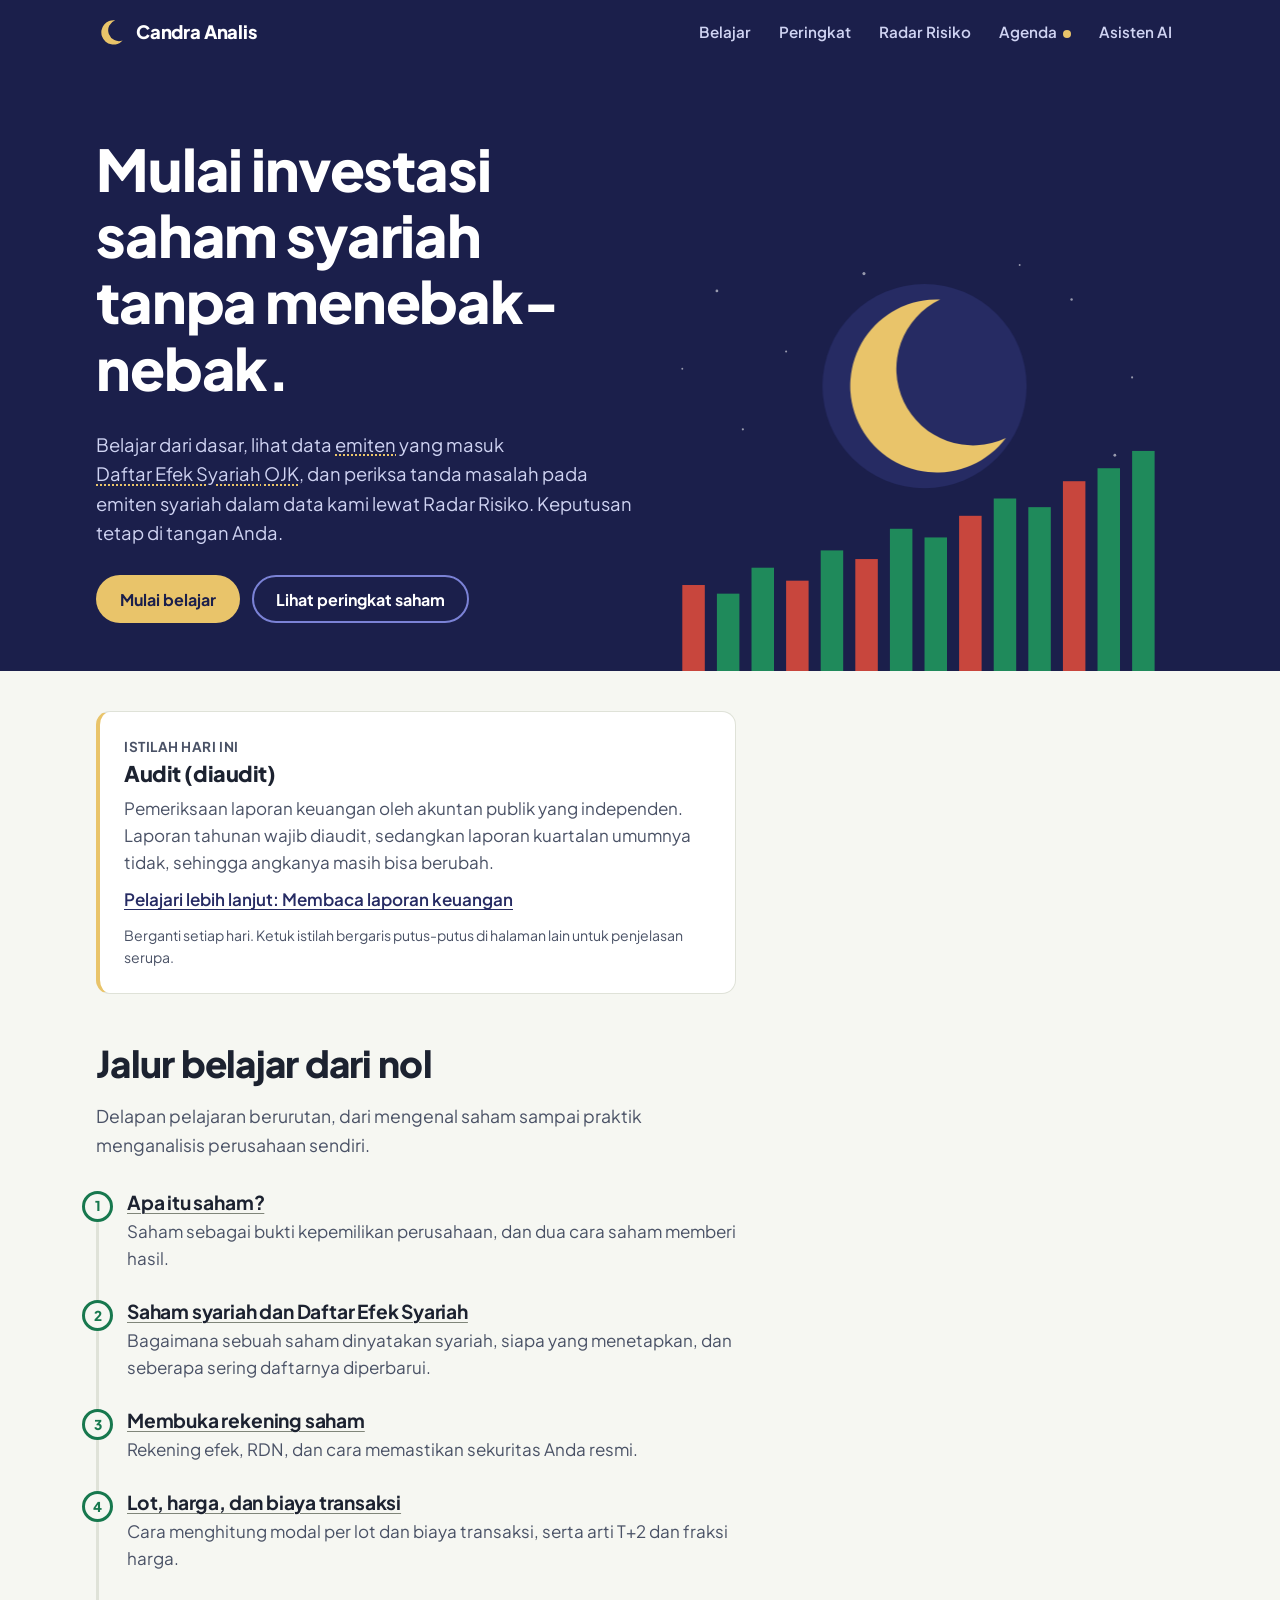
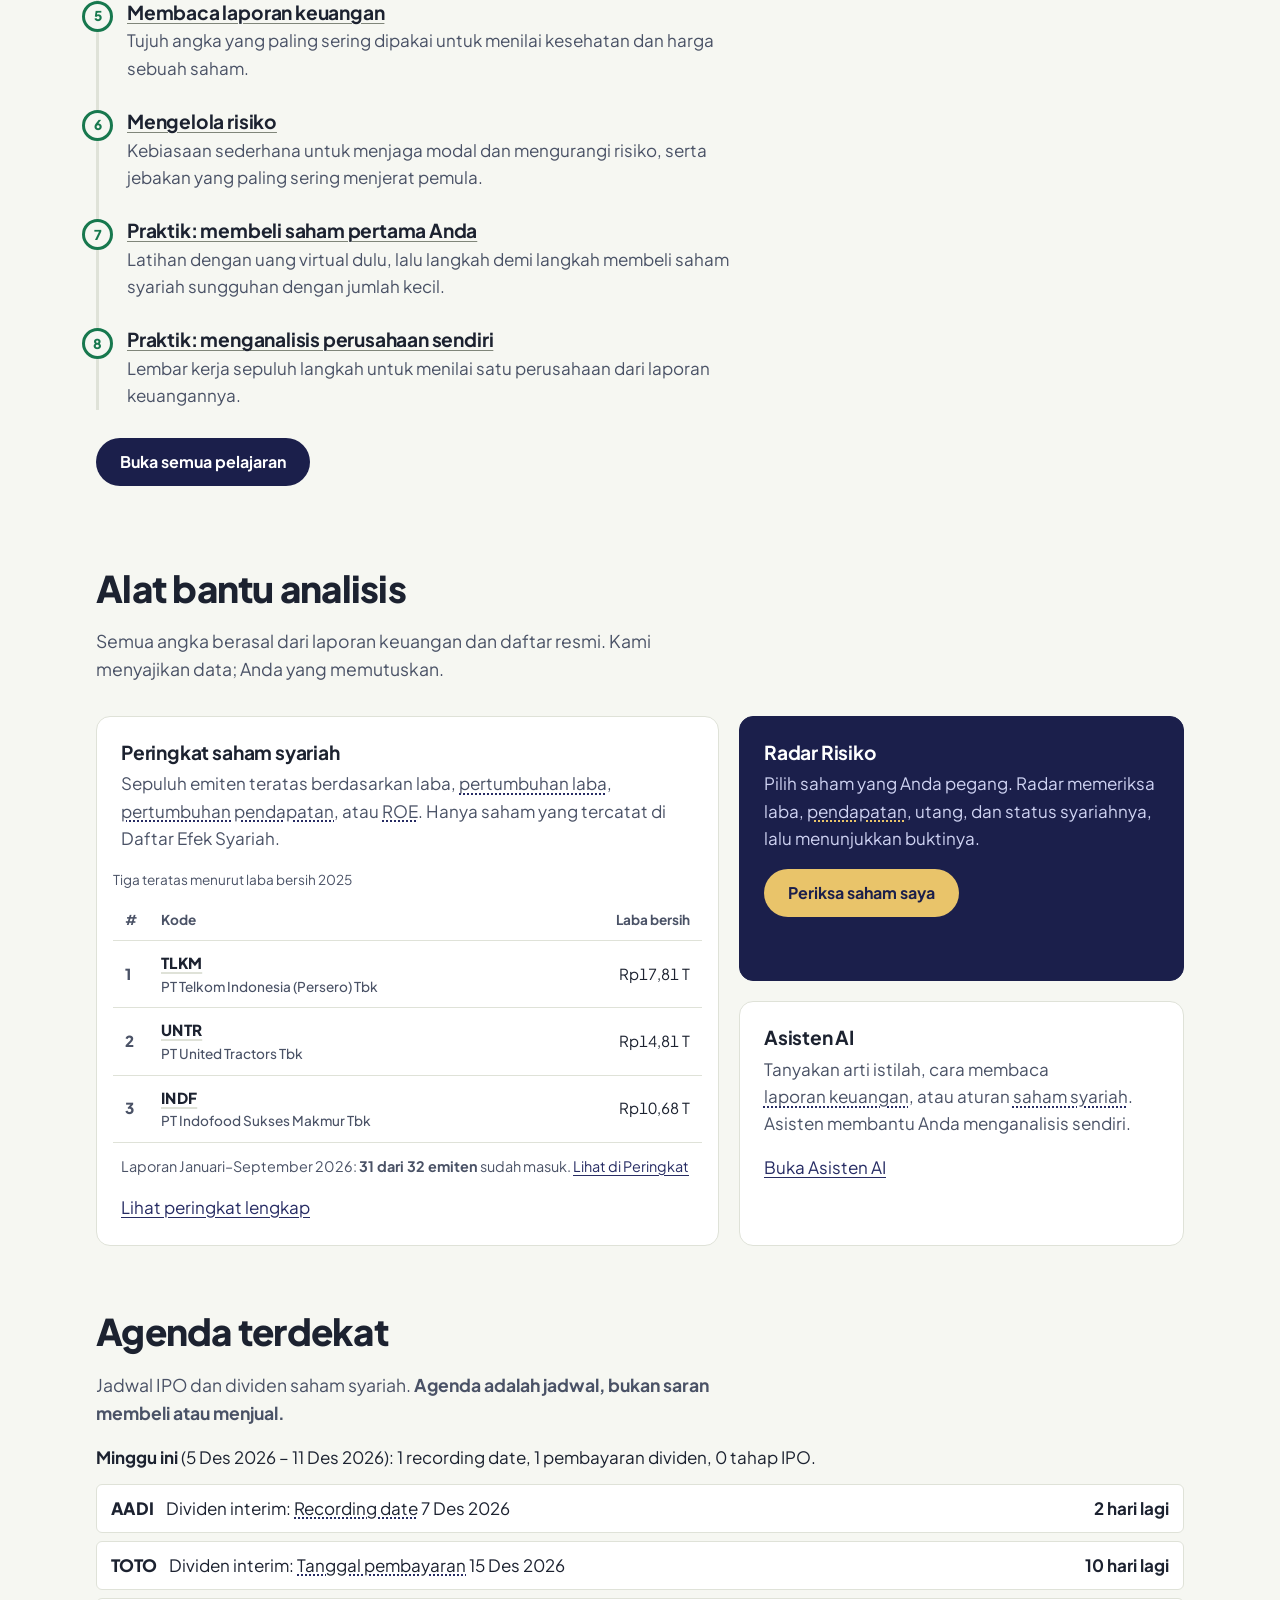
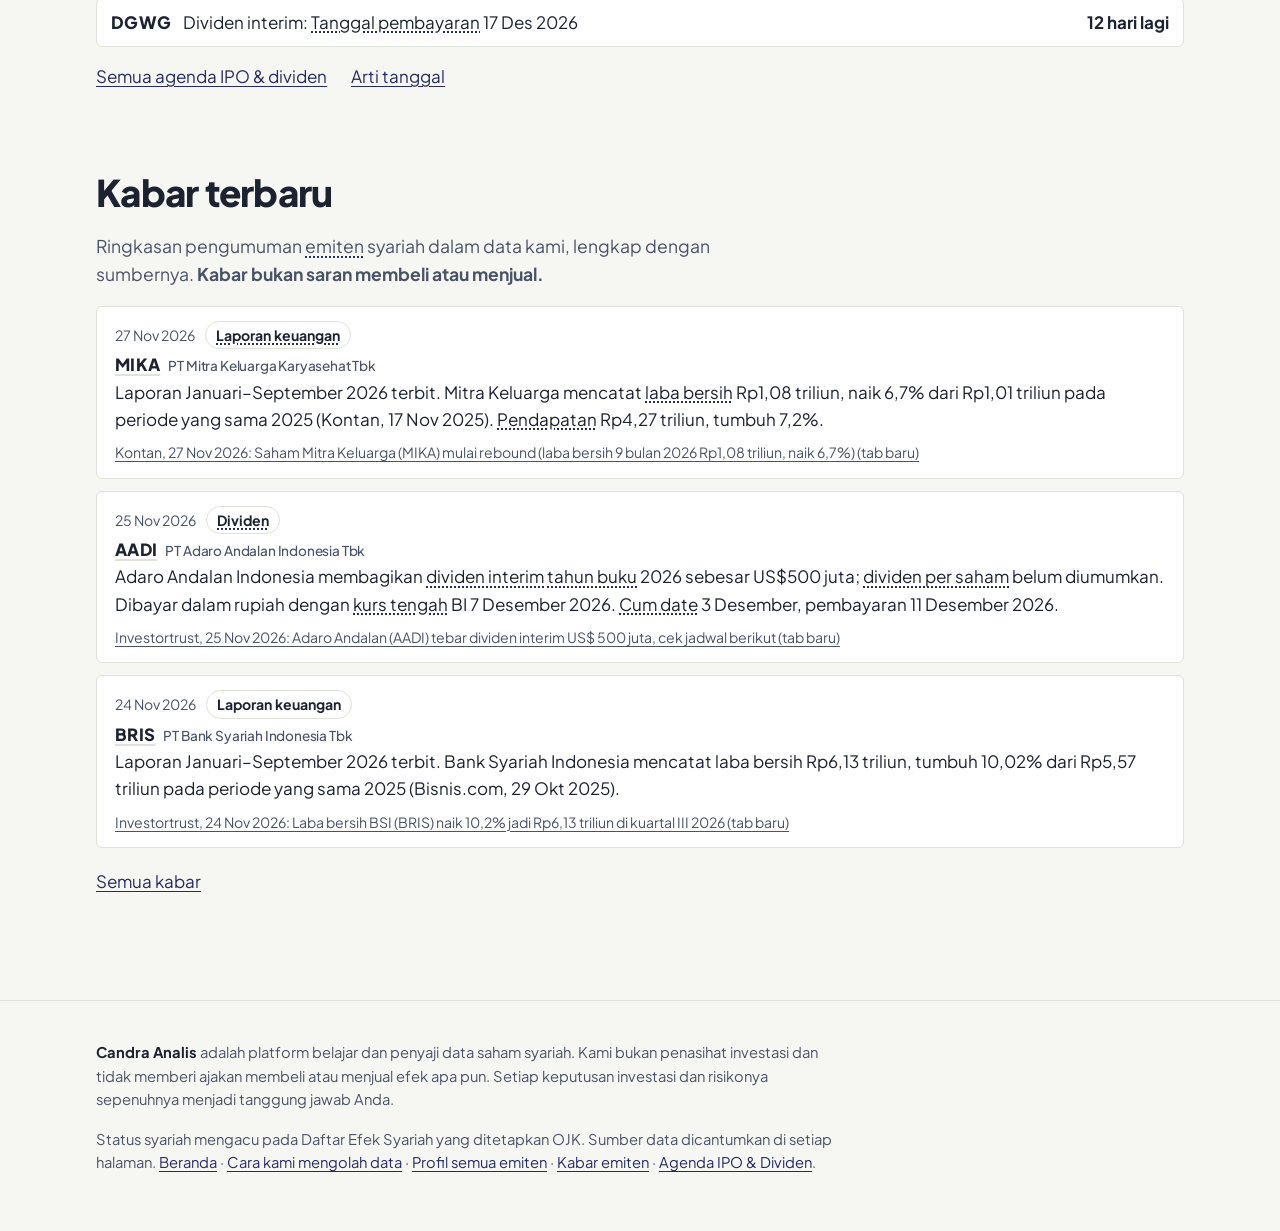
<file: index.html>
<!doctype html>
<html lang="id">
<head>
  <meta charset="utf-8">
  <meta name="viewport" content="width=device-width, initial-scale=1">
  <title>Candra Analis · Belajar & analisis saham syariah</title>
  <meta name="description" content="Belajar saham syariah dari nol, lihat peringkat emiten berdasarkan data laporan keuangan, dan pantau tanda risiko saham yang Anda pegang.">
  <meta name="theme-color" content="#1b1f4b">
  <link rel="icon" href="assets/logo.svg" type="image/svg+xml">
  <link rel="preconnect" href="https://fonts.googleapis.com">
  <link rel="preconnect" href="https://fonts.gstatic.com" crossorigin>
  <link href="https://fonts.googleapis.com/css2?family=Plus+Jakarta+Sans:wght@400;500;600;700;800&display=swap" rel="stylesheet">
  <link rel="stylesheet" href="assets/styles.css">
</head>
<body>
  <a class="lompat" href="#isi">Langsung ke isi</a>

  <header class="kepala">
    <div class="wadah">
      <a class="merek" href="index.html" aria-label="Candra Analis, beranda">
        <svg viewBox="0 0 32 32" aria-hidden="true"><path fill="#e9c46a" d="M20.5 3.5A13 13 0 1 0 28.4 25 11 11 0 1 1 20.5 3.5z"/></svg>
        Candra Analis
      </a>
      <nav class="nav" aria-label="Menu utama">
        <a href="belajar.html">Belajar</a>
        <a href="peringkat.html">Peringkat</a>
        <a href="radar.html">Radar Risiko</a>
        <a href="agenda.html">Agenda</a>
        <a href="asisten.html">Asisten AI</a>
      </nav>
    </div>
  </header>

  <main id="isi" tabindex="-1">
    <section class="hero" aria-labelledby="judul-hero">
      <div class="wadah">
        <div class="hero-teks">
          <h1 id="judul-hero">Mulai investasi saham syariah tanpa menebak-nebak.</h1>
          <p>Belajar dari dasar, lihat data emiten yang masuk Daftar Efek Syariah OJK, dan periksa tanda masalah pada emiten syariah dalam data kami lewat Radar Risiko. Keputusan tetap di tangan Anda.</p>
          <div class="tombol-baris">
            <a class="tombol tombol-utama" href="belajar.html">Mulai belajar</a>
            <a class="tombol tombol-garis" href="peringkat.html">Lihat peringkat saham</a>
          </div>
          <div class="lanjutkan" id="lanjutkan-belajar" role="region" aria-label="Lanjutkan belajar" hidden></div>
        </div>

        <div class="langit" aria-hidden="true">
          <svg viewBox="0 0 600 500" preserveAspectRatio="xMidYMax meet" aria-hidden="true">
            <g class="bintang">
              <circle cx="60" cy="60" r="1.6"/><circle cx="140" cy="130" r="1.2"/>
              <circle cx="230" cy="40" r="1.8"/><circle cx="470" cy="70" r="1.4"/>
              <circle cx="540" cy="160" r="1.2"/><circle cx="410" cy="30" r="1.1"/>
              <circle cx="90" cy="220" r="1.3"/><circle cx="520" cy="250" r="1.6"/>
              <circle cx="330" cy="110" r="1"/><circle cx="20" cy="150" r="1.1"/>
            </g>

            <g class="bulan-grup">
              <circle cx="300" cy="170" r="118" fill="#262b63"/>
              <path fill="#e9c46a" d="M318 70a100 100 0 1 0 76 160A86 86 0 1 1 318 70z"/>
            </g>

            <!-- Cakrawala candlestick: tren naik bertahap -->
            <g class="lilin">
              <rect x="20"  y="400" width="26" height="100" fill="#c8463d" style="animation-delay:.55s"/>
              <rect x="60"  y="410" width="26" height="90"  fill="#1f8a5b" style="animation-delay:.6s"/>
              <rect x="100" y="380" width="26" height="120" fill="#1f8a5b" style="animation-delay:.65s"/>
              <rect x="140" y="395" width="26" height="105" fill="#c8463d" style="animation-delay:.7s"/>
              <rect x="180" y="360" width="26" height="140" fill="#1f8a5b" style="animation-delay:.75s"/>
              <rect x="220" y="370" width="26" height="130" fill="#c8463d" style="animation-delay:.8s"/>
              <rect x="260" y="335" width="26" height="165" fill="#1f8a5b" style="animation-delay:.85s"/>
              <rect x="300" y="345" width="26" height="155" fill="#1f8a5b" style="animation-delay:.9s"/>
              <rect x="340" y="320" width="26" height="180" fill="#c8463d" style="animation-delay:.95s"/>
              <rect x="380" y="300" width="26" height="200" fill="#1f8a5b" style="animation-delay:1s"/>
              <rect x="420" y="310" width="26" height="190" fill="#1f8a5b" style="animation-delay:1.05s"/>
              <rect x="460" y="280" width="26" height="220" fill="#c8463d" style="animation-delay:1.1s"/>
              <rect x="500" y="265" width="26" height="235" fill="#1f8a5b" style="animation-delay:1.15s"/>
              <rect x="540" y="245" width="26" height="255" fill="#1f8a5b" style="animation-delay:1.2s"/>
            </g>
          </svg>
        </div>
      </div>
    </section>

    <section class="bagian bagian-istilah" id="istilah-hari" aria-labelledby="judul-istilah-hari" hidden></section>

    <section class="bagian" aria-labelledby="judul-jalur">
      <div class="wadah">
        <h2 id="judul-jalur">Jalur belajar dari nol</h2>
        <p class="pengantar">Delapan pelajaran berurutan, dari mengenal saham sampai praktik menganalisis perusahaan sendiri.</p>
        <ol class="jalur" id="jalur-ringkas"></ol>
        <p style="margin-top:28px"><a class="tombol tombol-gelap" href="belajar.html">Buka semua pelajaran</a></p>
      </div>
    </section>

    <section class="bagian" aria-labelledby="judul-alat">
      <div class="wadah">
        <h2 id="judul-alat">Alat bantu analisis</h2>
        <p class="pengantar">Semua angka berasal dari laporan keuangan dan daftar resmi. Kami menyajikan data; Anda yang memutuskan.</p>

        <div class="alat">
          <div class="panel">
            <h3>Peringkat saham syariah</h3>
            <p>Sepuluh emiten teratas berdasarkan laba, pertumbuhan laba, pertumbuhan pendapatan, atau ROE. Hanya saham yang tercatat di Daftar Efek Syariah.</p>
            <div class="tabel-wadah">
              <table>
                <caption class="keterangan-tabel">Tiga teratas menurut laba bersih 2025</caption>
                <thead><tr><th scope="col">#</th><th scope="col">Kode</th><th scope="col" class="angka">Laba bersih</th></tr></thead>
                <tbody id="mini-peringkat"></tbody>
              </table>
            </div>
            <p class="musim-beranda" id="musim-beranda" hidden></p>
            <p style="margin:16px 0 0"><a href="peringkat.html">Lihat peringkat lengkap</a></p>
          </div>

          <div class="panel panel-gelap">
            <h3>Radar Risiko</h3>
            <p>Pilih saham yang Anda pegang. Radar memeriksa laba, pendapatan, utang, dan status syariahnya, lalu menunjukkan buktinya.</p>
            <a class="tombol tombol-utama" href="radar.html">Periksa saham saya</a>
          </div>

          <div class="panel">
            <h3>Asisten AI</h3>
            <p>Tanyakan arti istilah, cara membaca laporan keuangan, atau aturan saham syariah. Asisten membantu Anda menganalisis sendiri.</p>
            <a href="asisten.html">Buka Asisten AI</a>
          </div>
        </div>
      </div>
    </section>

    <section class="bagian" id="agenda-beranda" aria-labelledby="judul-agenda-beranda" hidden></section>

    <section class="bagian" id="kabar-beranda" aria-labelledby="judul-kabar-beranda" hidden></section>
  </main>

  <footer class="kaki">
    <div class="wadah">
      <p><strong>Candra Analis</strong> adalah platform belajar dan penyaji data saham syariah. Kami bukan penasihat investasi dan tidak memberi ajakan membeli atau menjual efek apa pun. Setiap keputusan investasi dan risikonya sepenuhnya menjadi tanggung jawab Anda.</p>
      <p>Status syariah mengacu pada Daftar Efek Syariah yang ditetapkan OJK. Sumber data dicantumkan di setiap halaman. <a href="index.html">Beranda</a> · <a href="metodologi.html">Cara kami mengolah data</a> · <a href="emiten.html">Profil semua emiten</a> · <a href="kabar.html">Kabar emiten</a> · <a href="agenda.html">Agenda IPO &amp; Dividen</a>.</p>
    </div>
  </footer>

  <script src="data/modul.js"></script>
  <script src="data/emiten-asli.js"></script>
  <script src="data/kabar.js"></script>
  <script src="data/agenda.js"></script>
  <script src="data/istilah.js"></script>
  <script src="assets/app.js"></script>
</body>
</html>
</file>
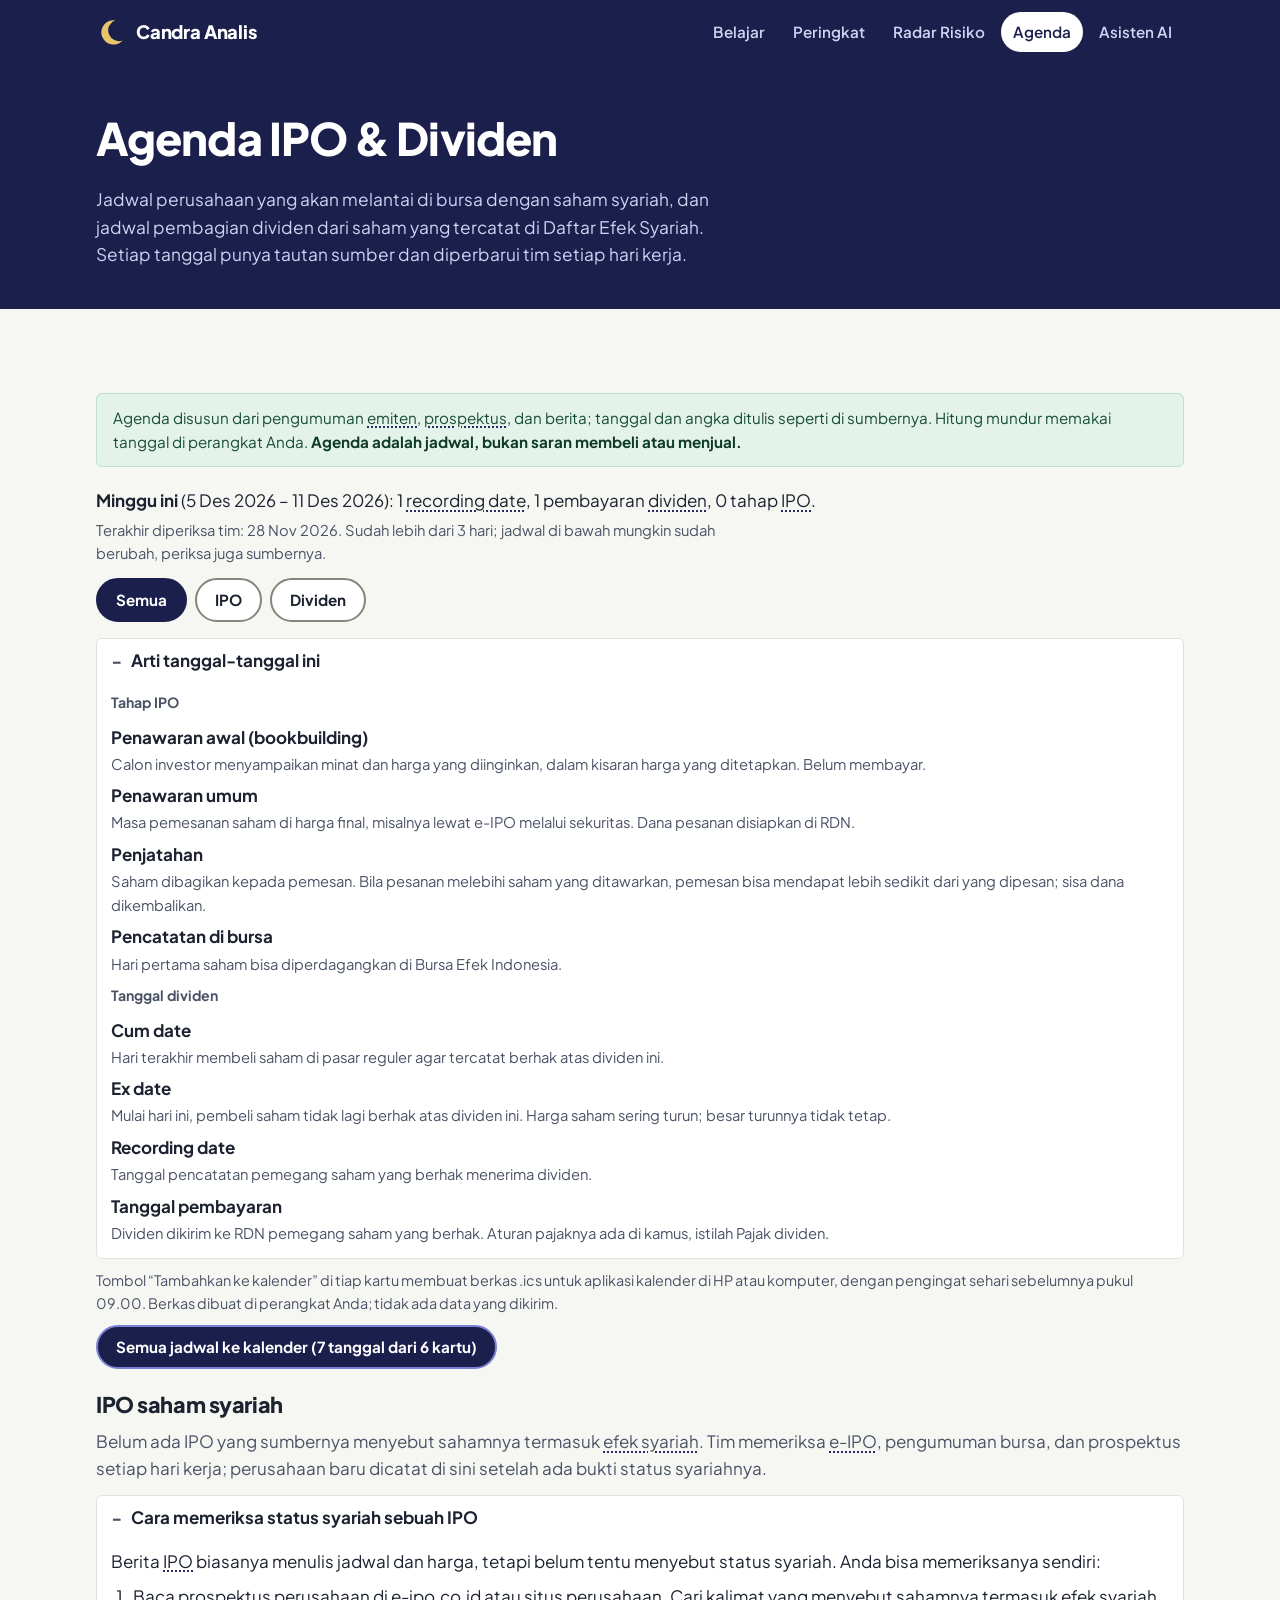
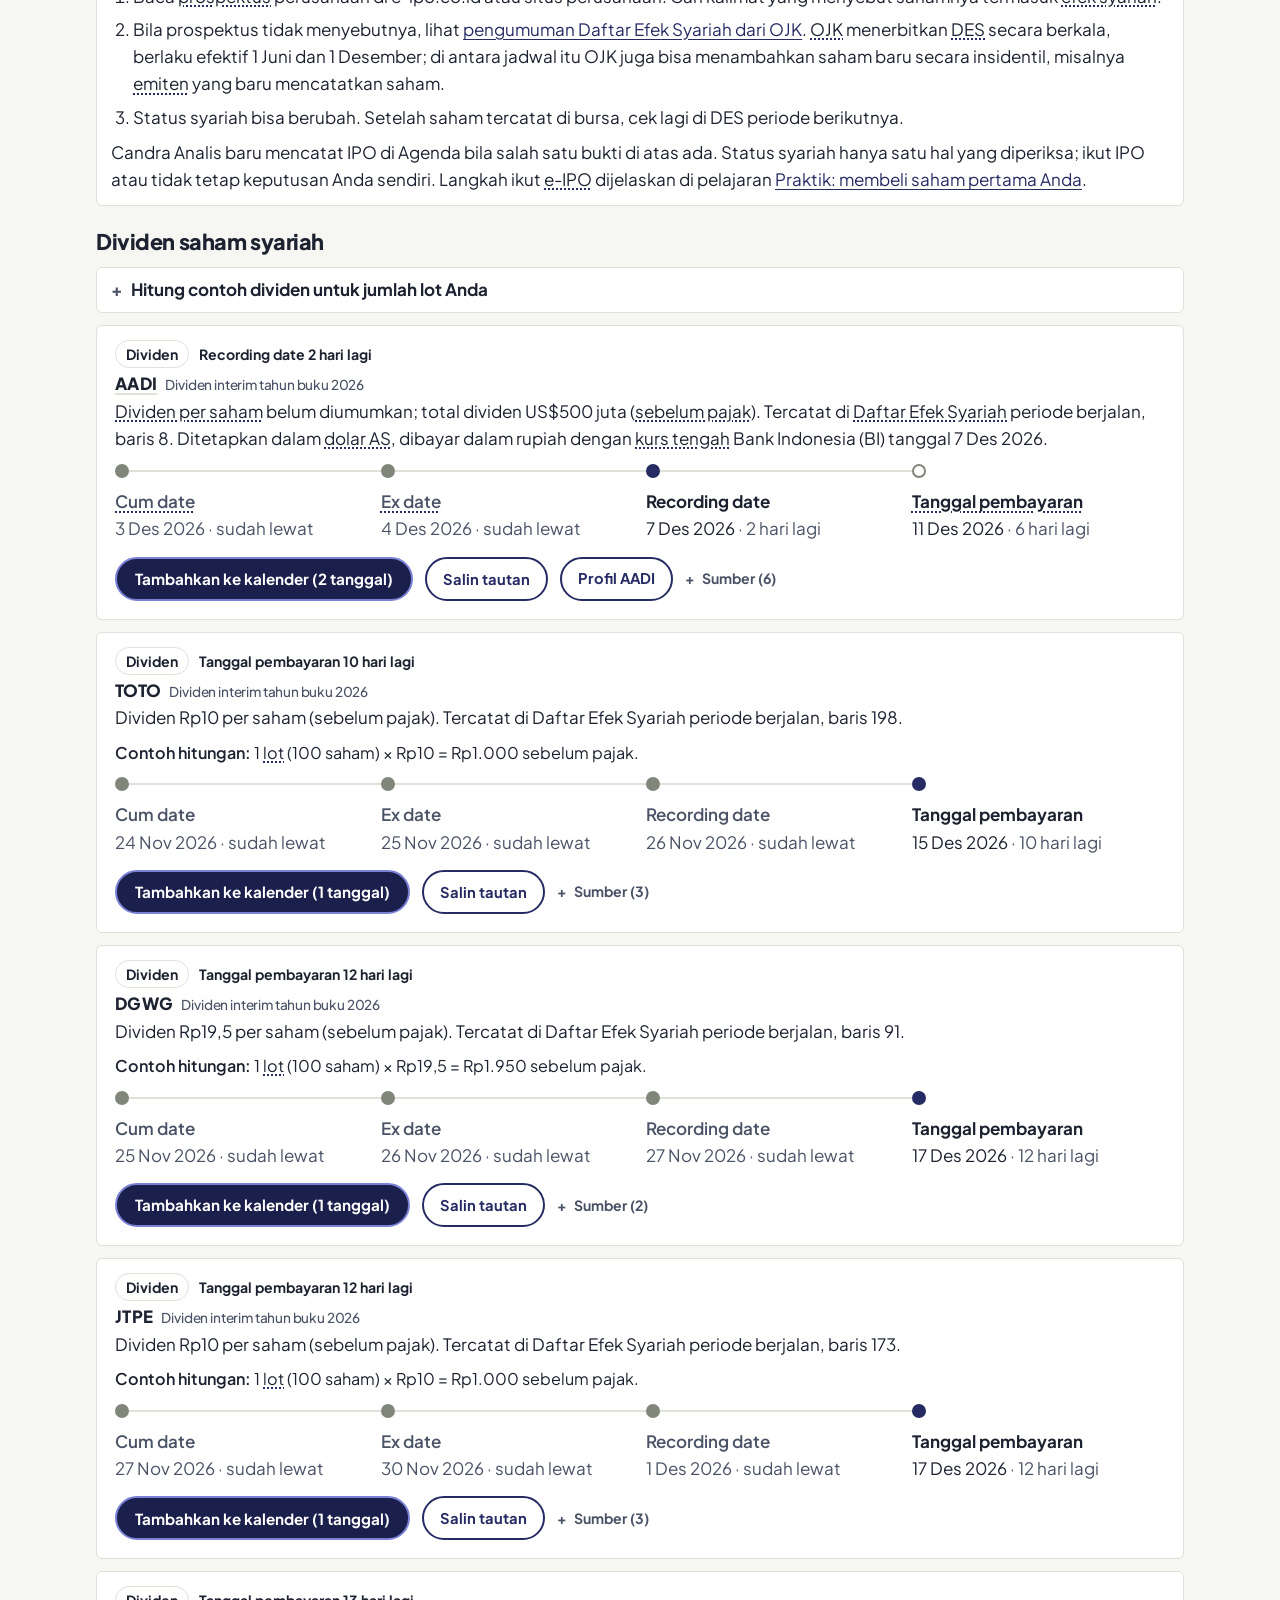
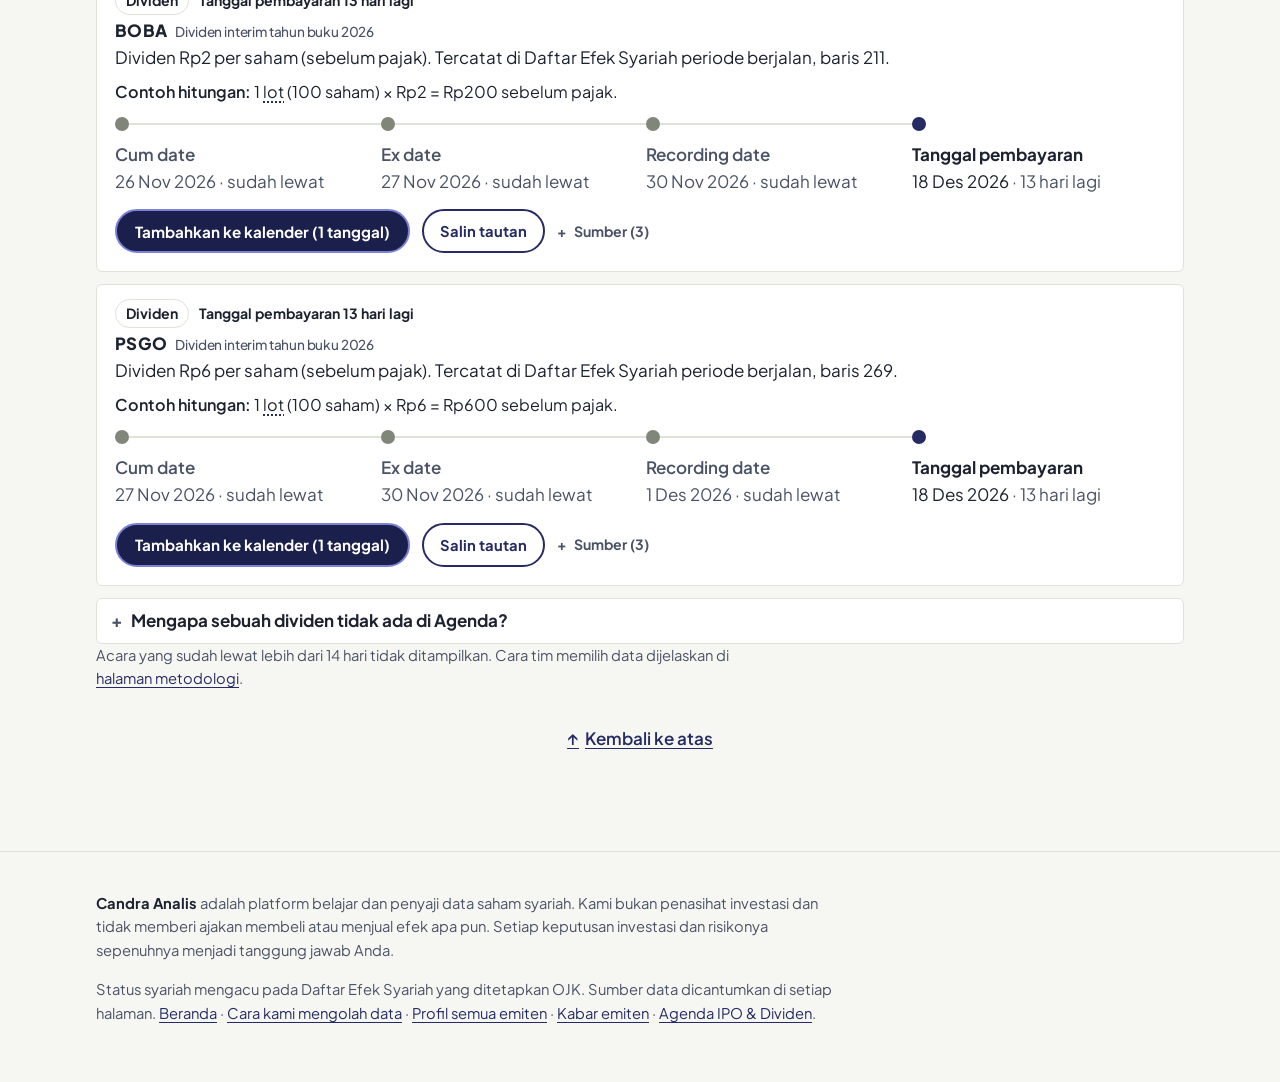
<file: agenda.html>
<!doctype html>
<html lang="id">
<head>
  <meta charset="utf-8">
  <meta name="viewport" content="width=device-width, initial-scale=1">
  <title>Agenda IPO &amp; Dividen · Candra Analis</title>
  <meta name="description" content="Jadwal IPO saham syariah dan pembagian dividen emiten syariah: tanggal penting, hitung mundur, dan tautan sumber.">
  <meta name="theme-color" content="#1b1f4b">
  <link rel="icon" href="assets/logo.svg" type="image/svg+xml">
  <link rel="preconnect" href="https://fonts.googleapis.com">
  <link rel="preconnect" href="https://fonts.gstatic.com" crossorigin>
  <link href="https://fonts.googleapis.com/css2?family=Plus+Jakarta+Sans:wght@400;500;600;700;800&display=swap" rel="stylesheet">
  <link rel="stylesheet" href="assets/styles.css">
</head>
<body>
  <a class="lompat" href="#isi">Langsung ke isi</a>

  <header class="kepala">
    <div class="wadah">
      <a class="merek" href="index.html" aria-label="Candra Analis, beranda">
        <svg viewBox="0 0 32 32" aria-hidden="true"><path fill="#e9c46a" d="M20.5 3.5A13 13 0 1 0 28.4 25 11 11 0 1 1 20.5 3.5z"/></svg>
        Candra Analis
      </a>
      <nav class="nav" aria-label="Menu utama">
        <a href="belajar.html">Belajar</a>
        <a href="peringkat.html">Peringkat</a>
        <a href="radar.html">Radar Risiko</a>
        <a href="agenda.html">Agenda</a>
        <a href="asisten.html">Asisten AI</a>
      </nav>
    </div>
  </header>

  <main id="isi" tabindex="-1">
    <section class="judul-halaman">
      <div class="wadah">
        <h1>Agenda IPO &amp; Dividen</h1>
        <p>Jadwal perusahaan yang akan melantai di bursa dengan saham syariah, dan jadwal pembagian dividen dari saham yang tercatat di Daftar Efek Syariah. Setiap tanggal punya tautan sumber dan diperbarui tim setiap hari kerja.</p>
      </div>
    </section>
    <section class="bagian">
      <div class="wadah">
        <div id="agenda"></div>
        <p class="ke-atas-baris"><a class="ke-atas" href="#isi">Kembali ke atas</a></p>
      </div>
    </section>
  </main>

  <footer class="kaki">
    <div class="wadah">
      <p><strong>Candra Analis</strong> adalah platform belajar dan penyaji data saham syariah. Kami bukan penasihat investasi dan tidak memberi ajakan membeli atau menjual efek apa pun. Setiap keputusan investasi dan risikonya sepenuhnya menjadi tanggung jawab Anda.</p>
      <p>Status syariah mengacu pada Daftar Efek Syariah yang ditetapkan OJK. Sumber data dicantumkan di setiap halaman. <a href="index.html">Beranda</a> · <a href="metodologi.html">Cara kami mengolah data</a> · <a href="emiten.html">Profil semua emiten</a> · <a href="kabar.html">Kabar emiten</a> · <a href="agenda.html">Agenda IPO &amp; Dividen</a>.</p>
    </div>
  </footer>

  <script src="data/modul.js"></script>
  <script src="data/emiten-asli.js"></script>
  <script src="data/agenda.js"></script>
  <script src="data/istilah.js"></script>
  <script src="assets/app.js"></script>
</body>
</html>
</file>
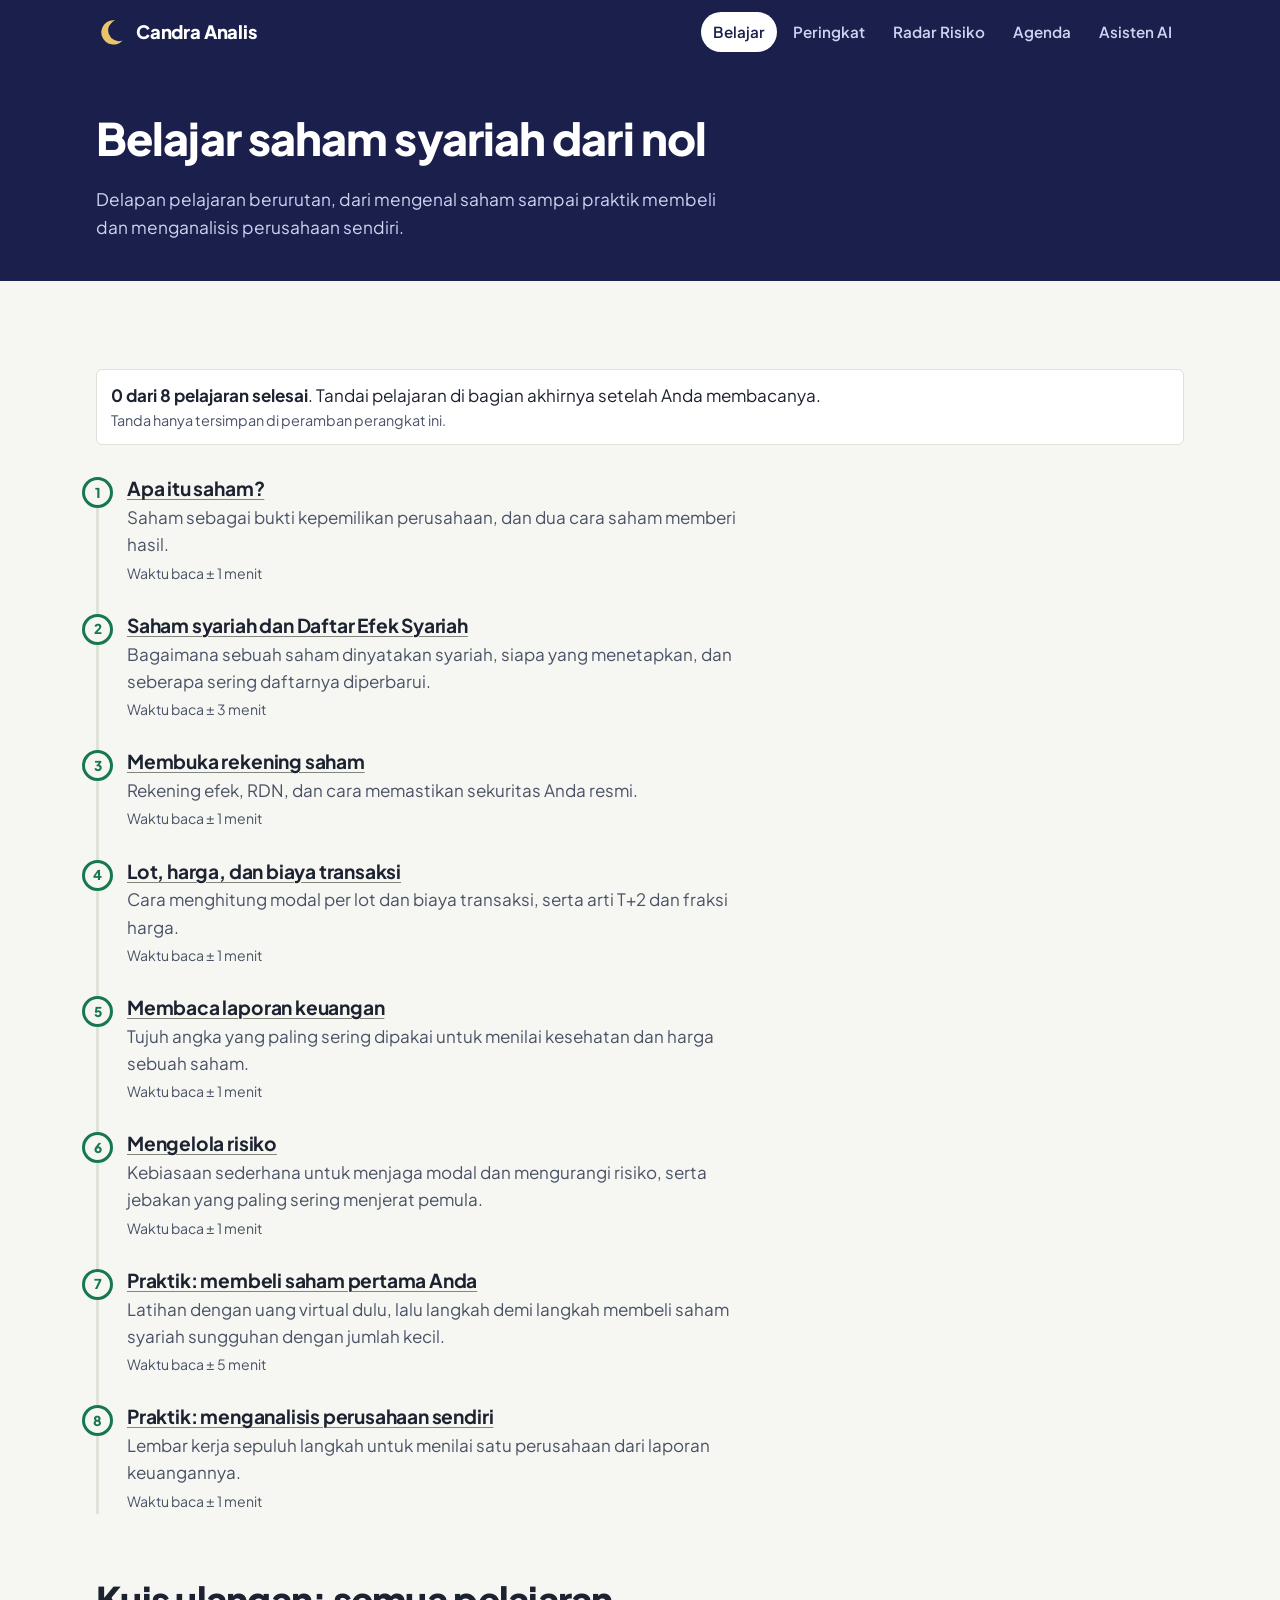
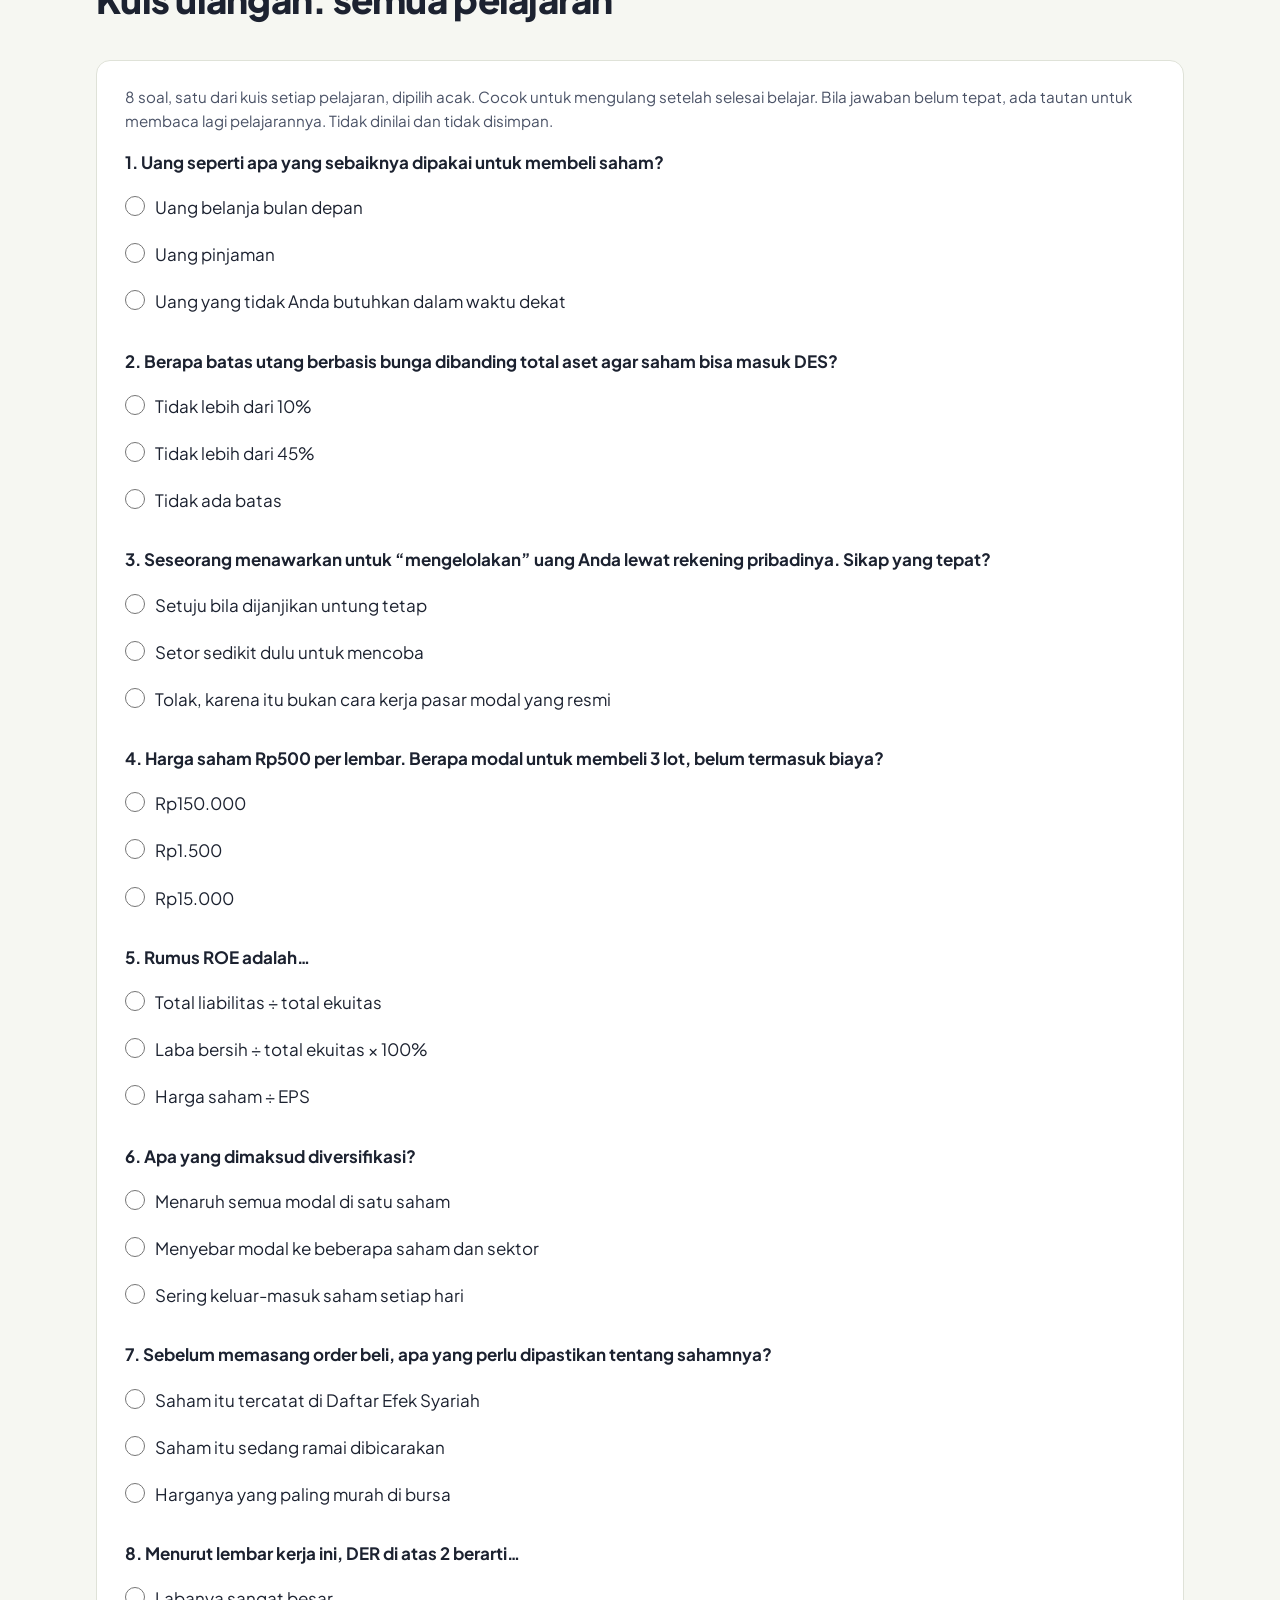
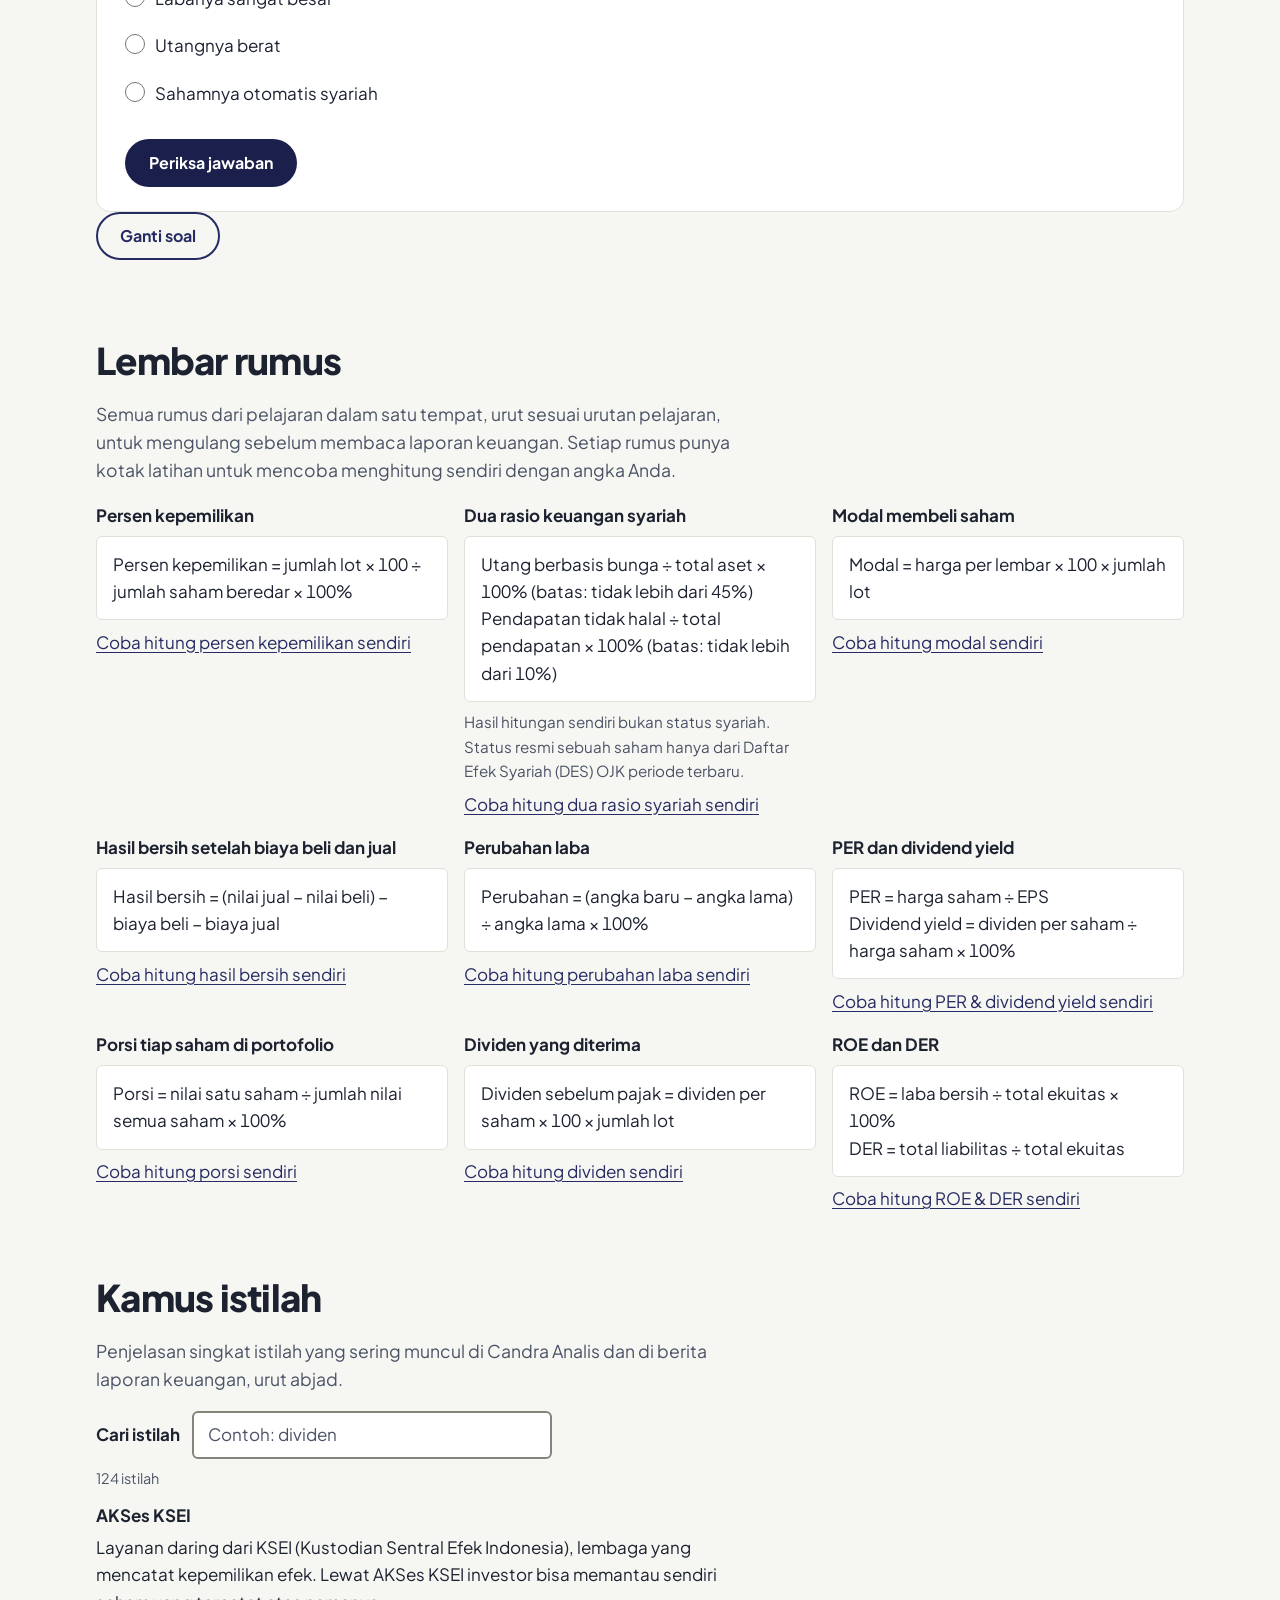
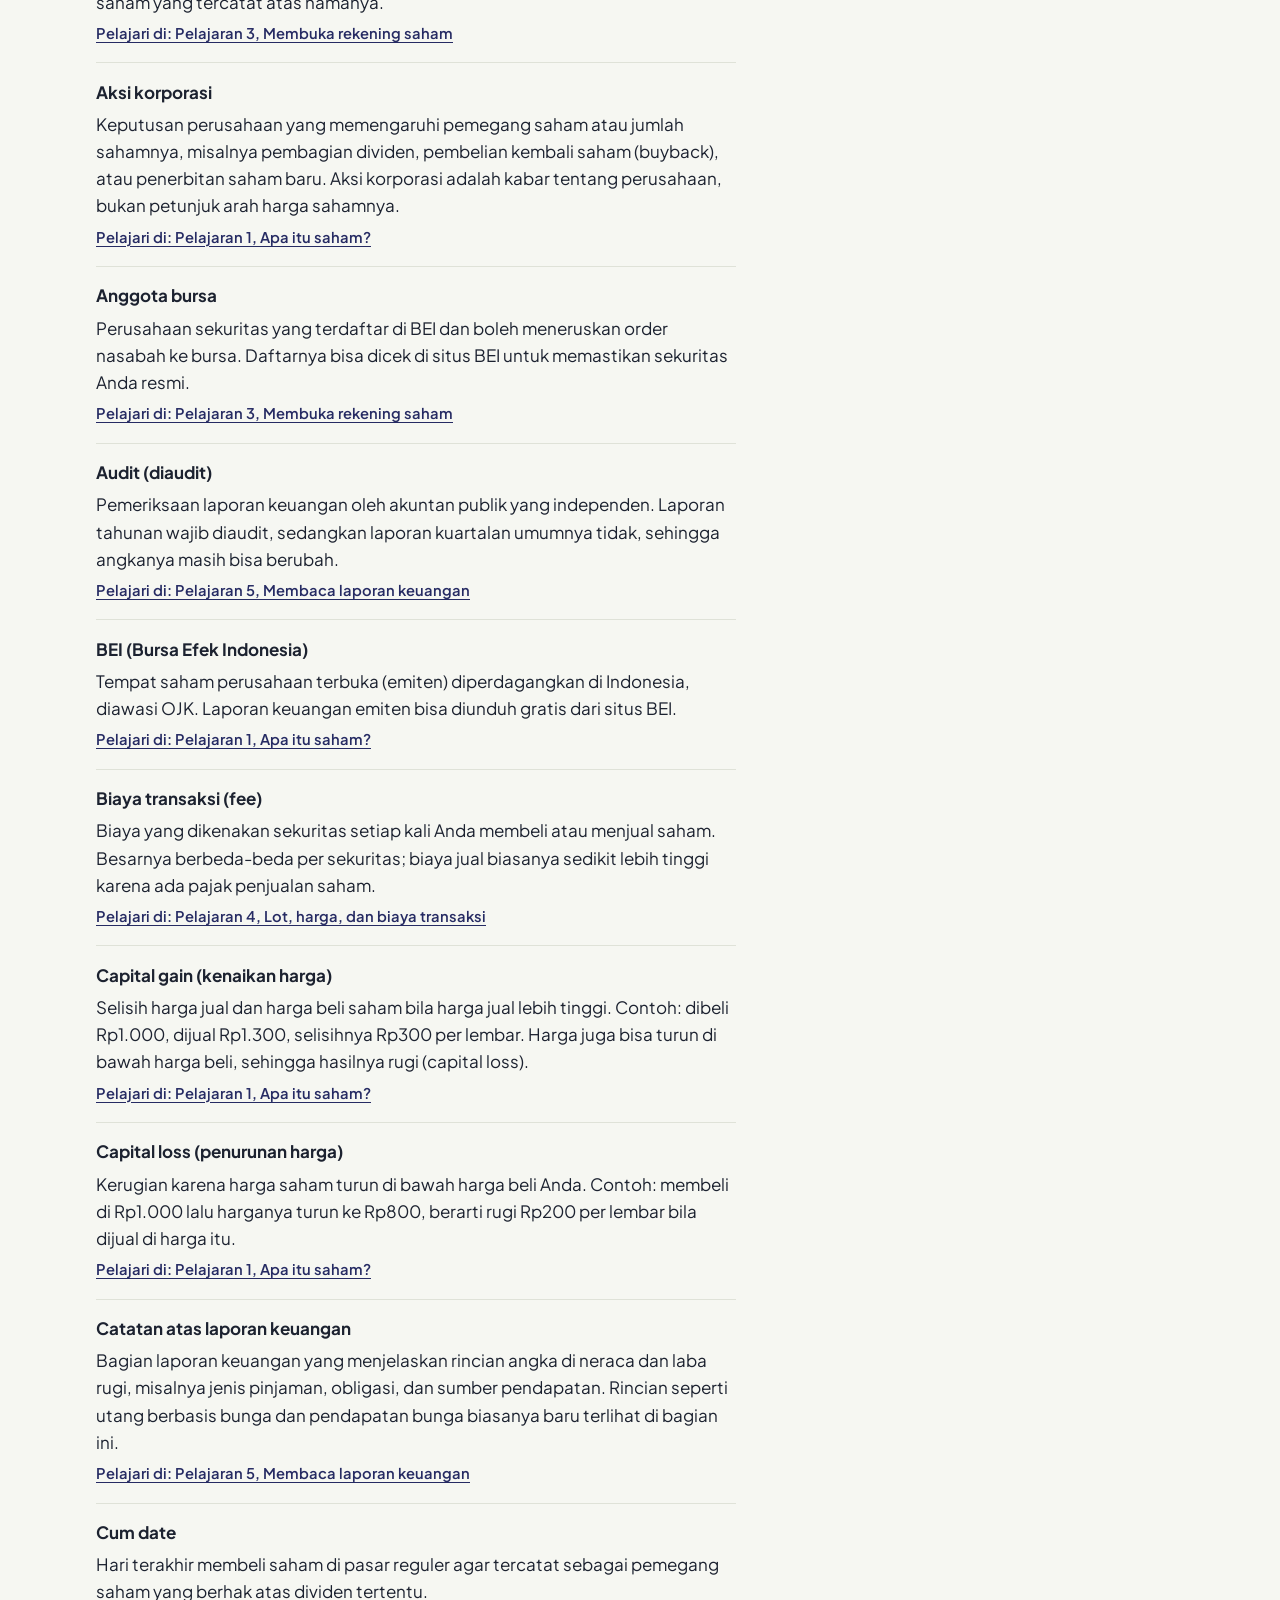
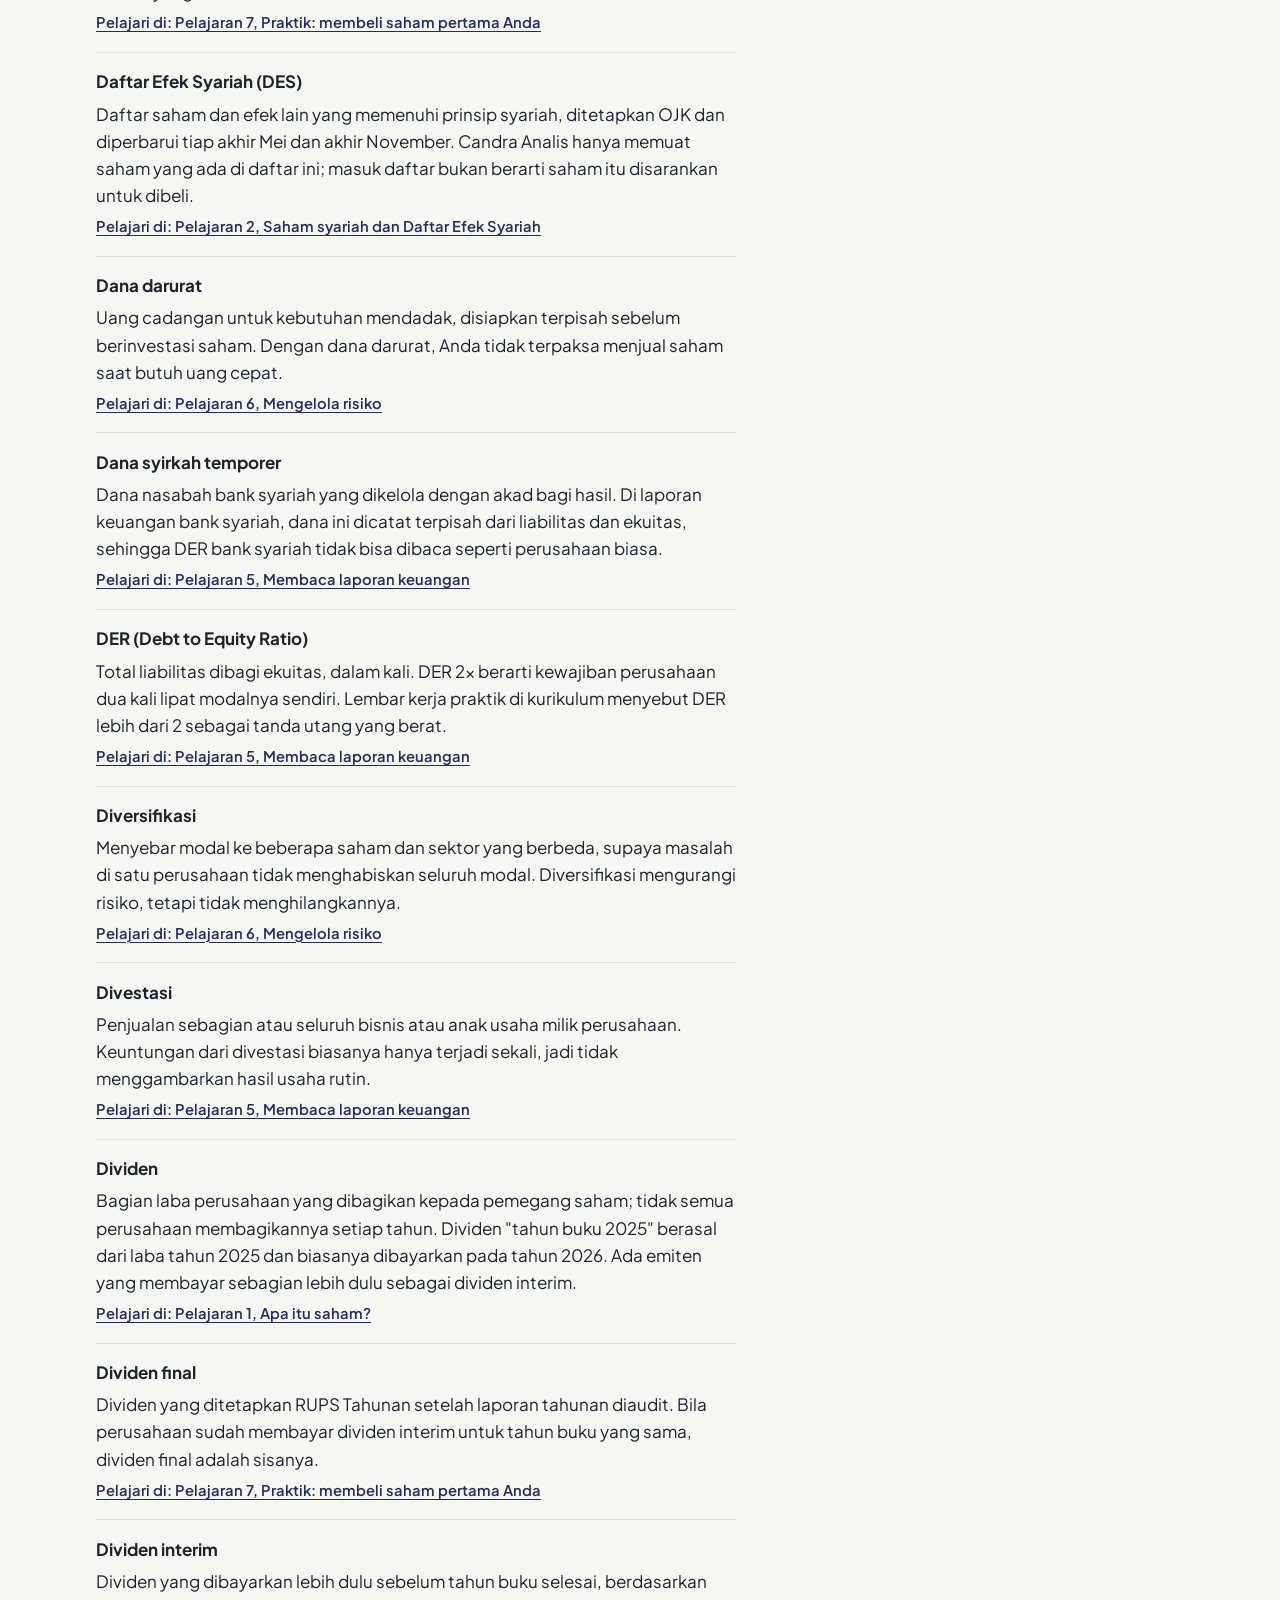
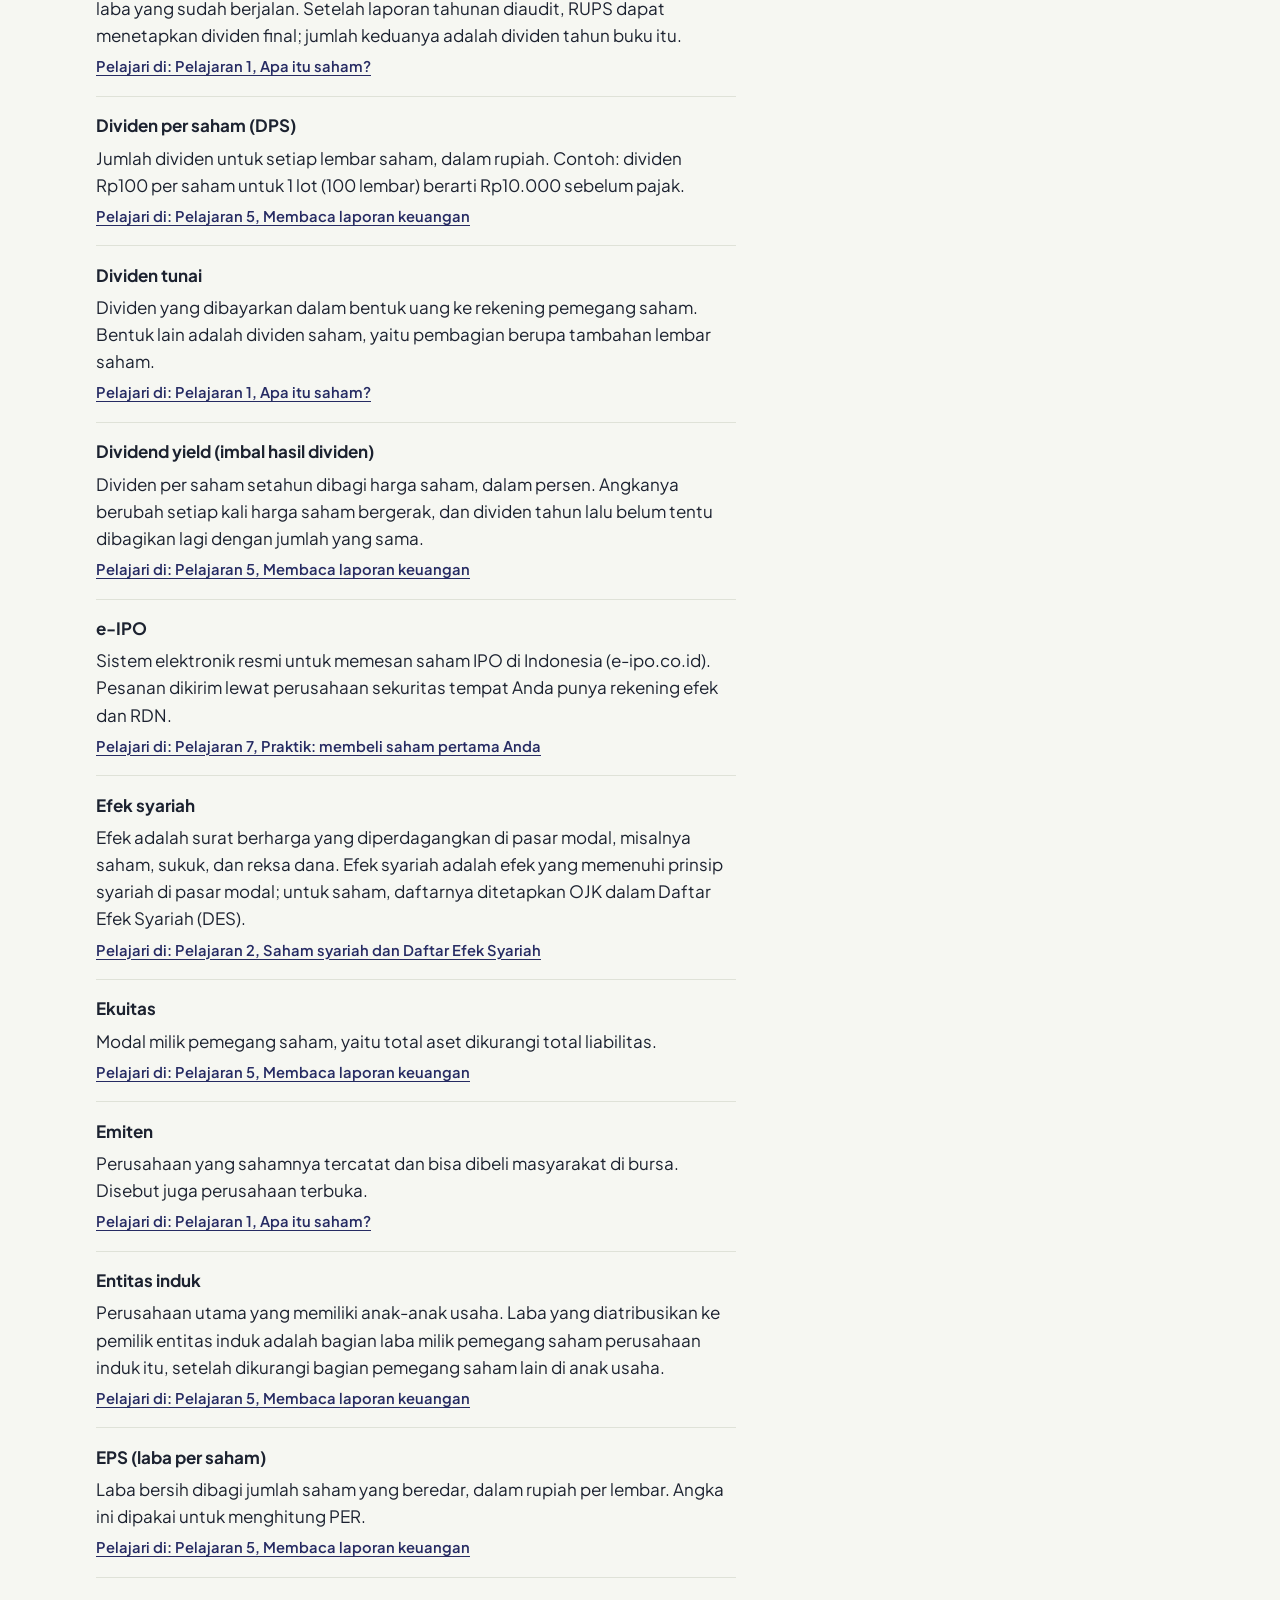
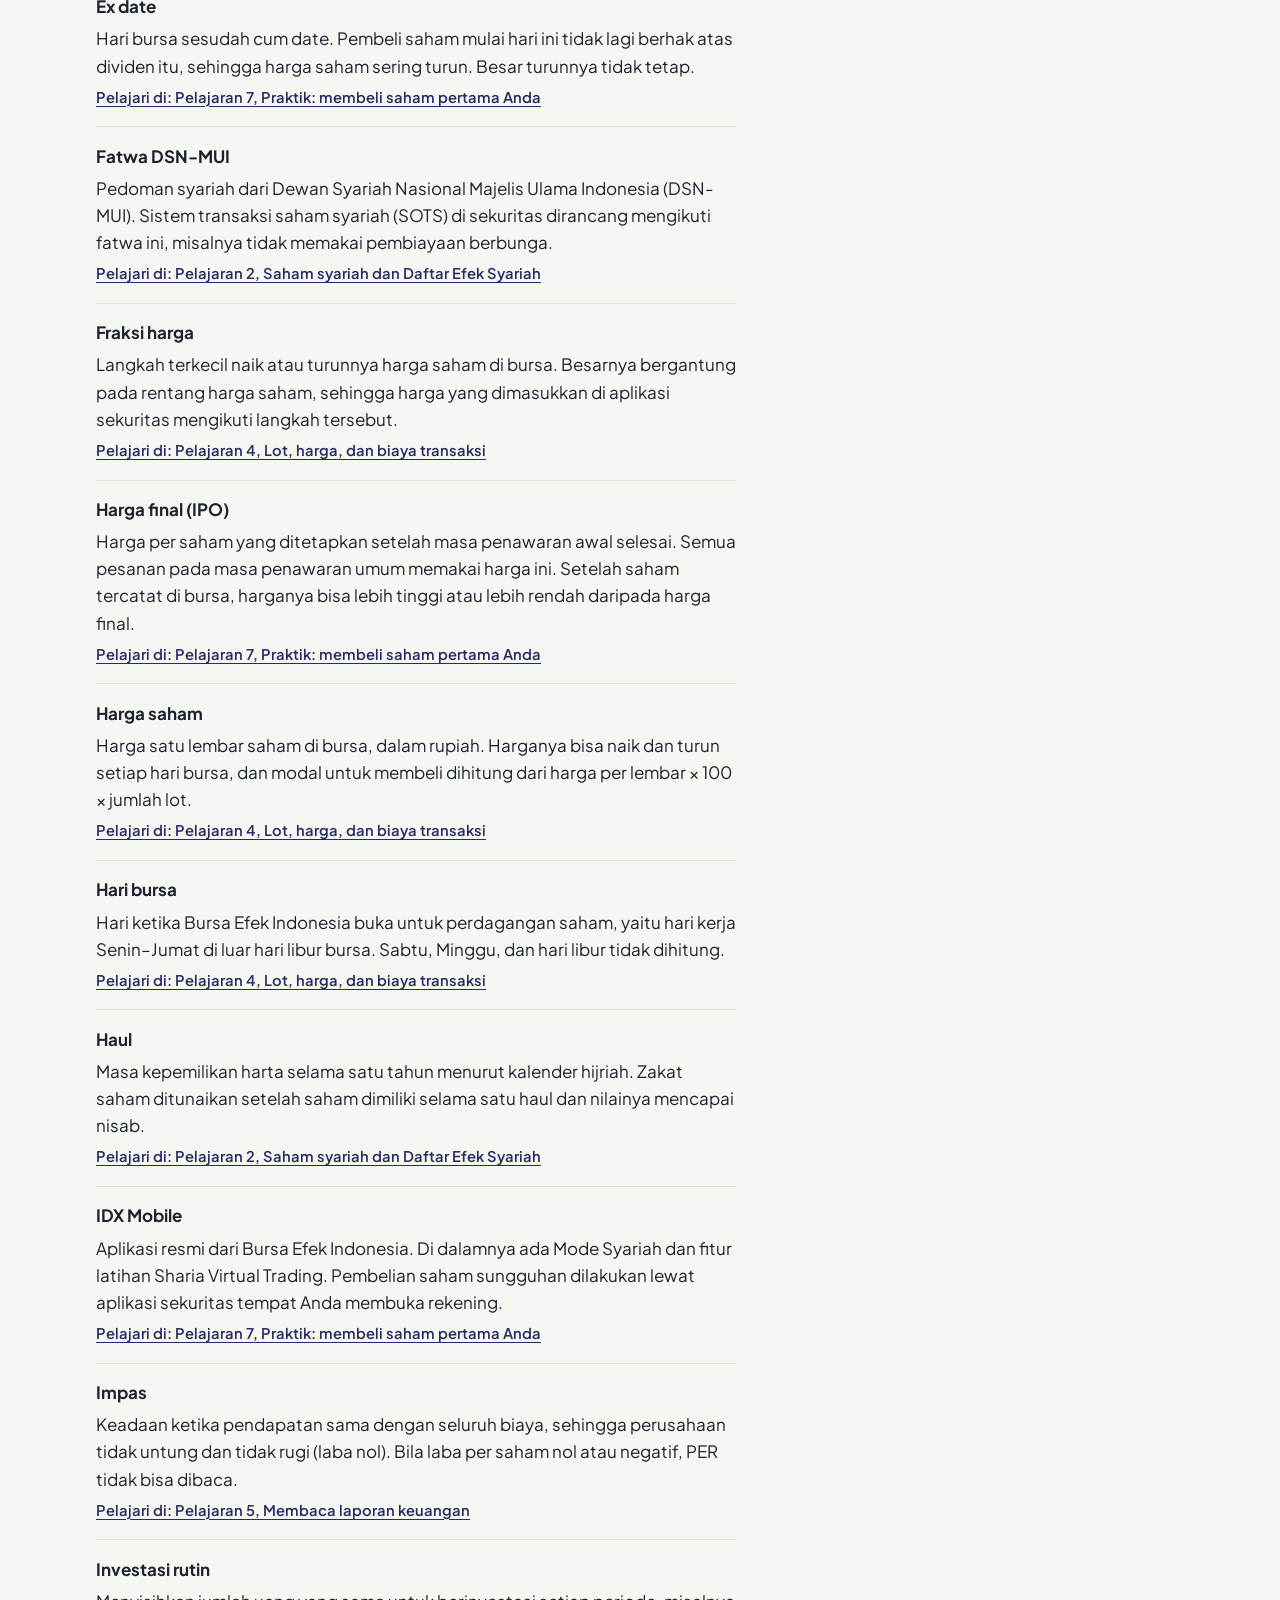
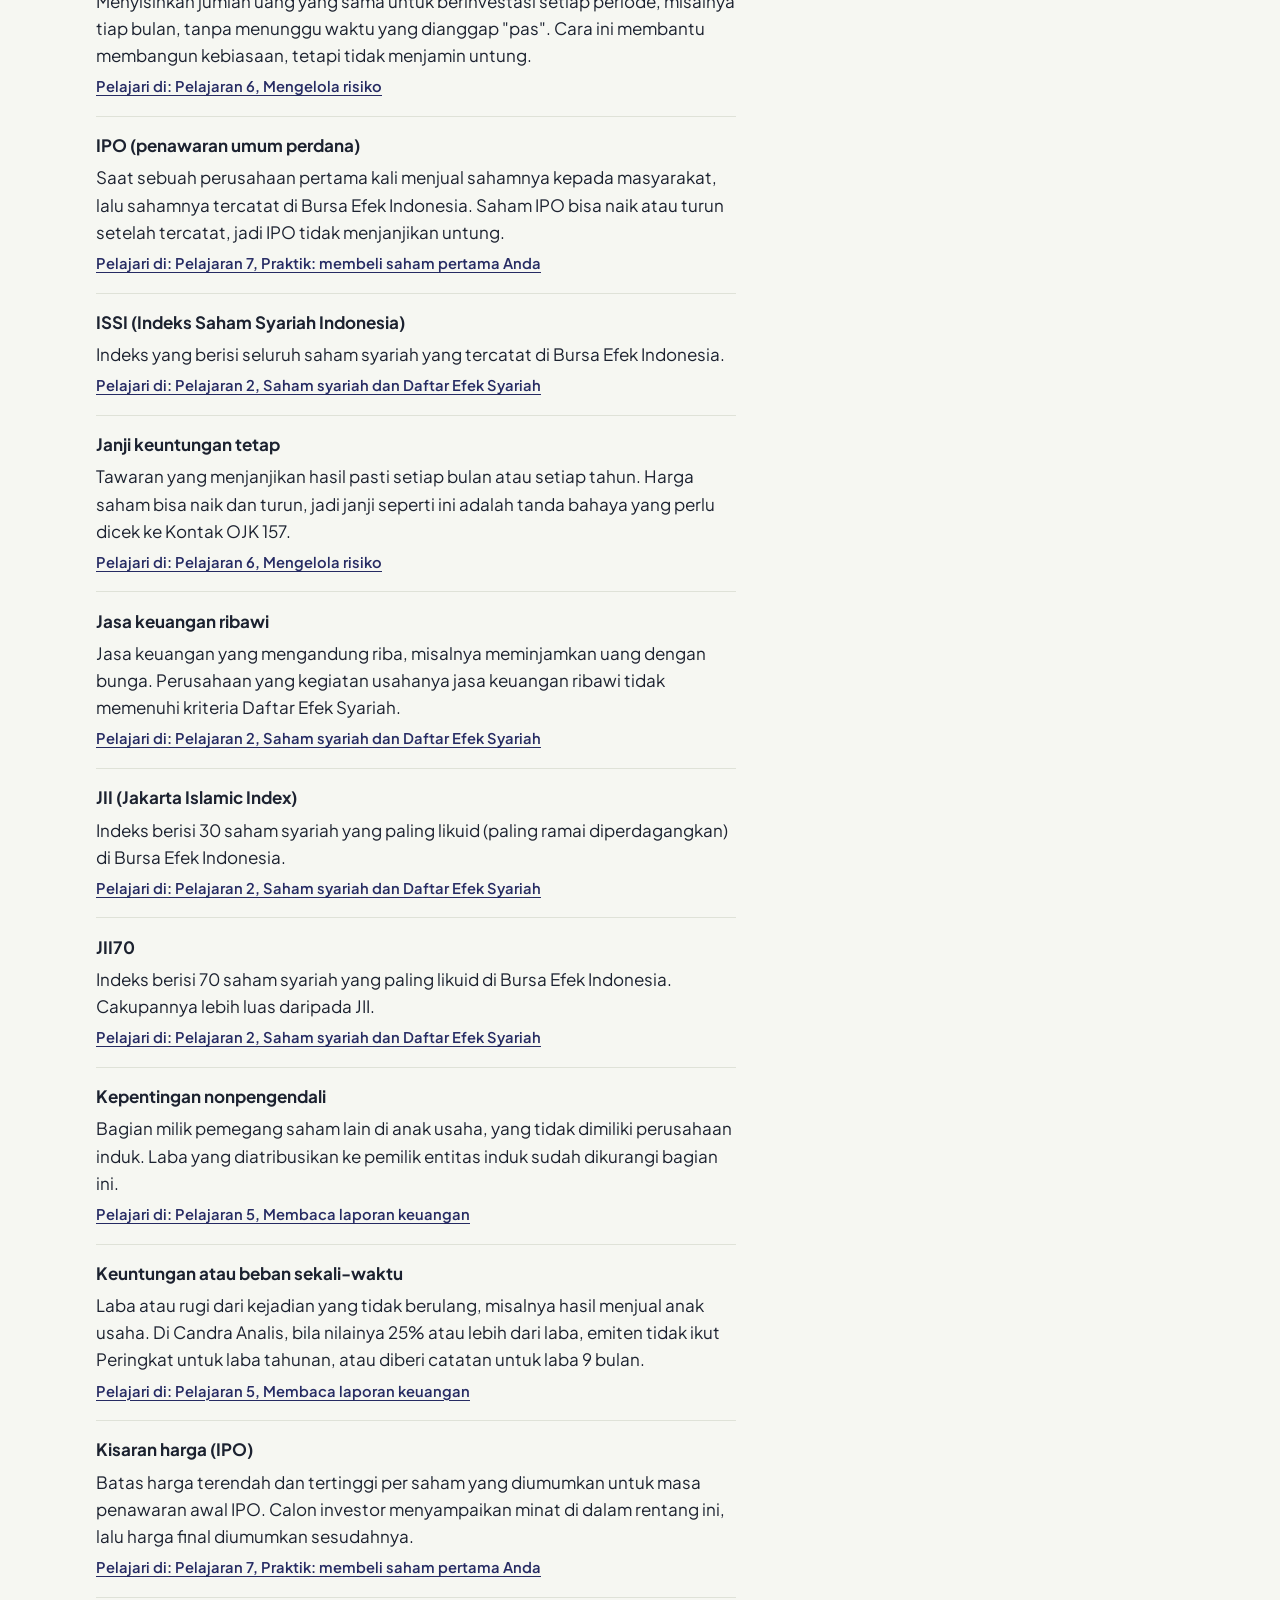
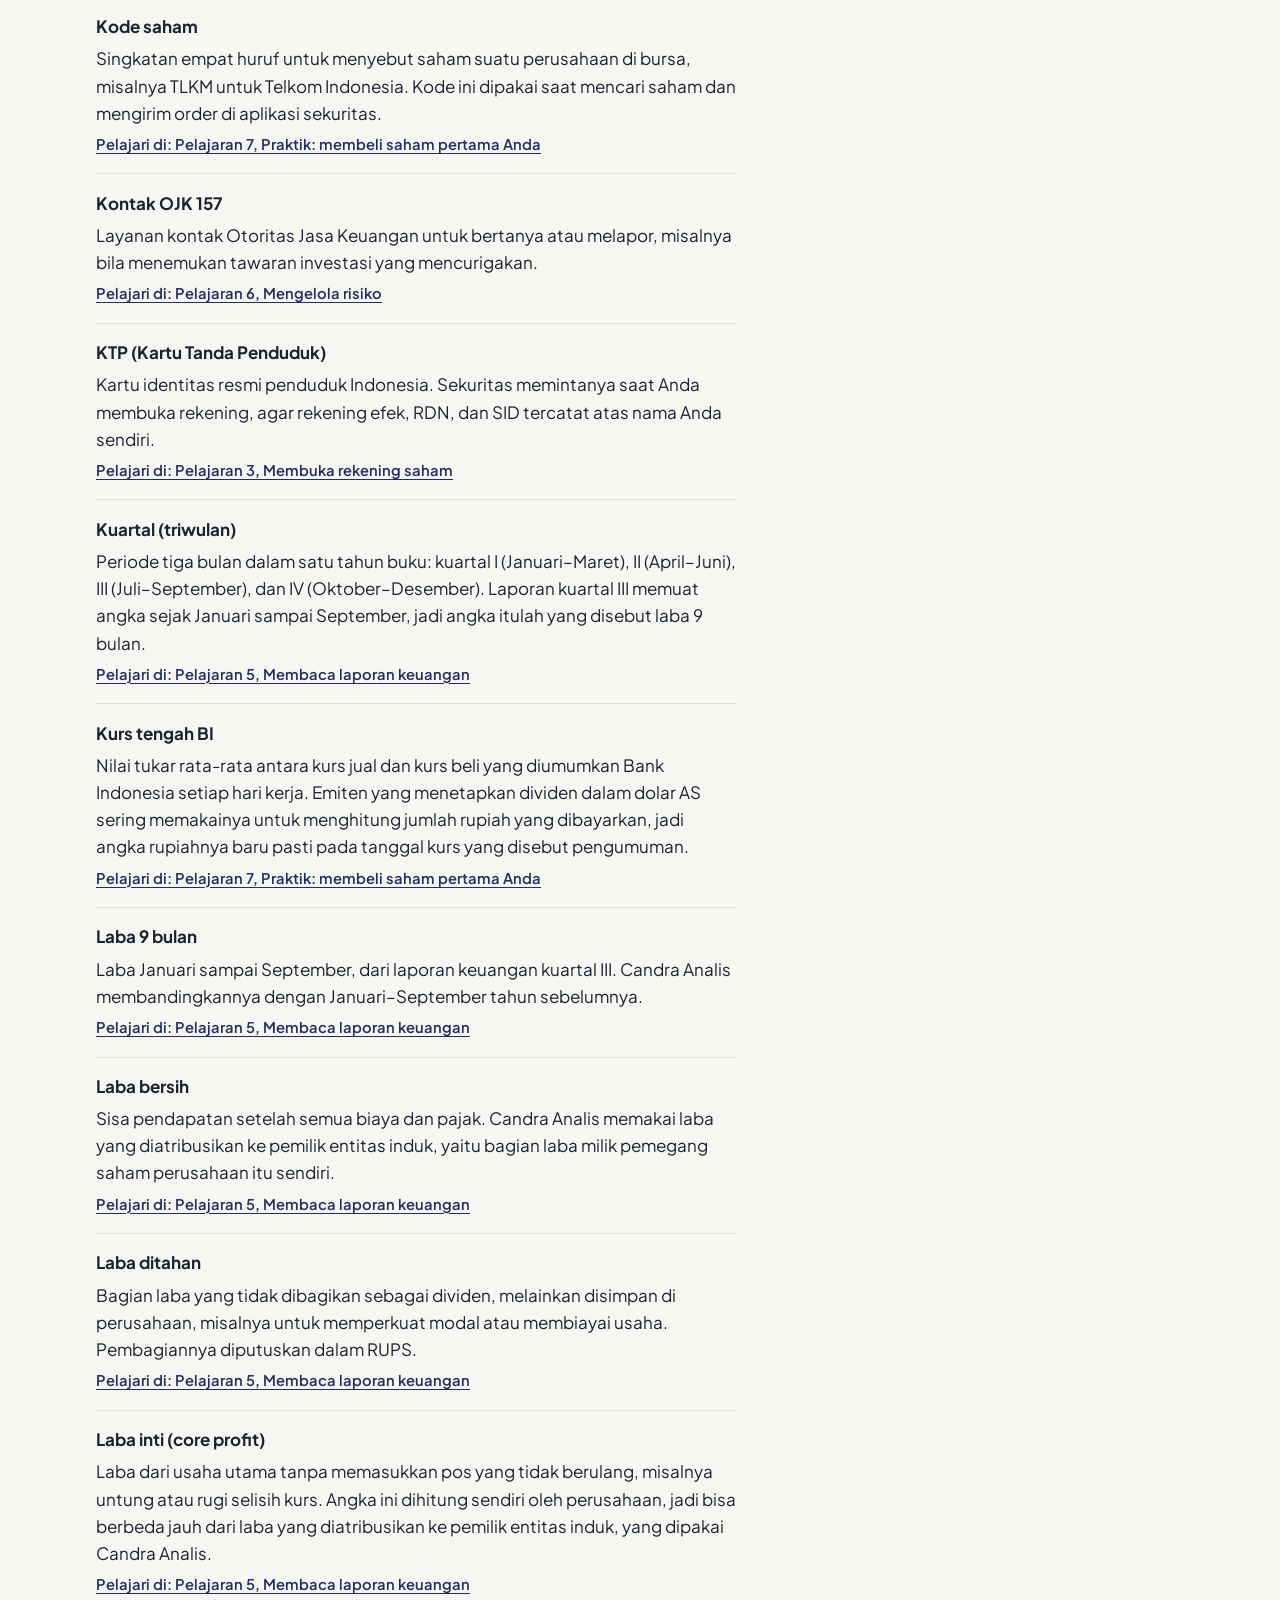
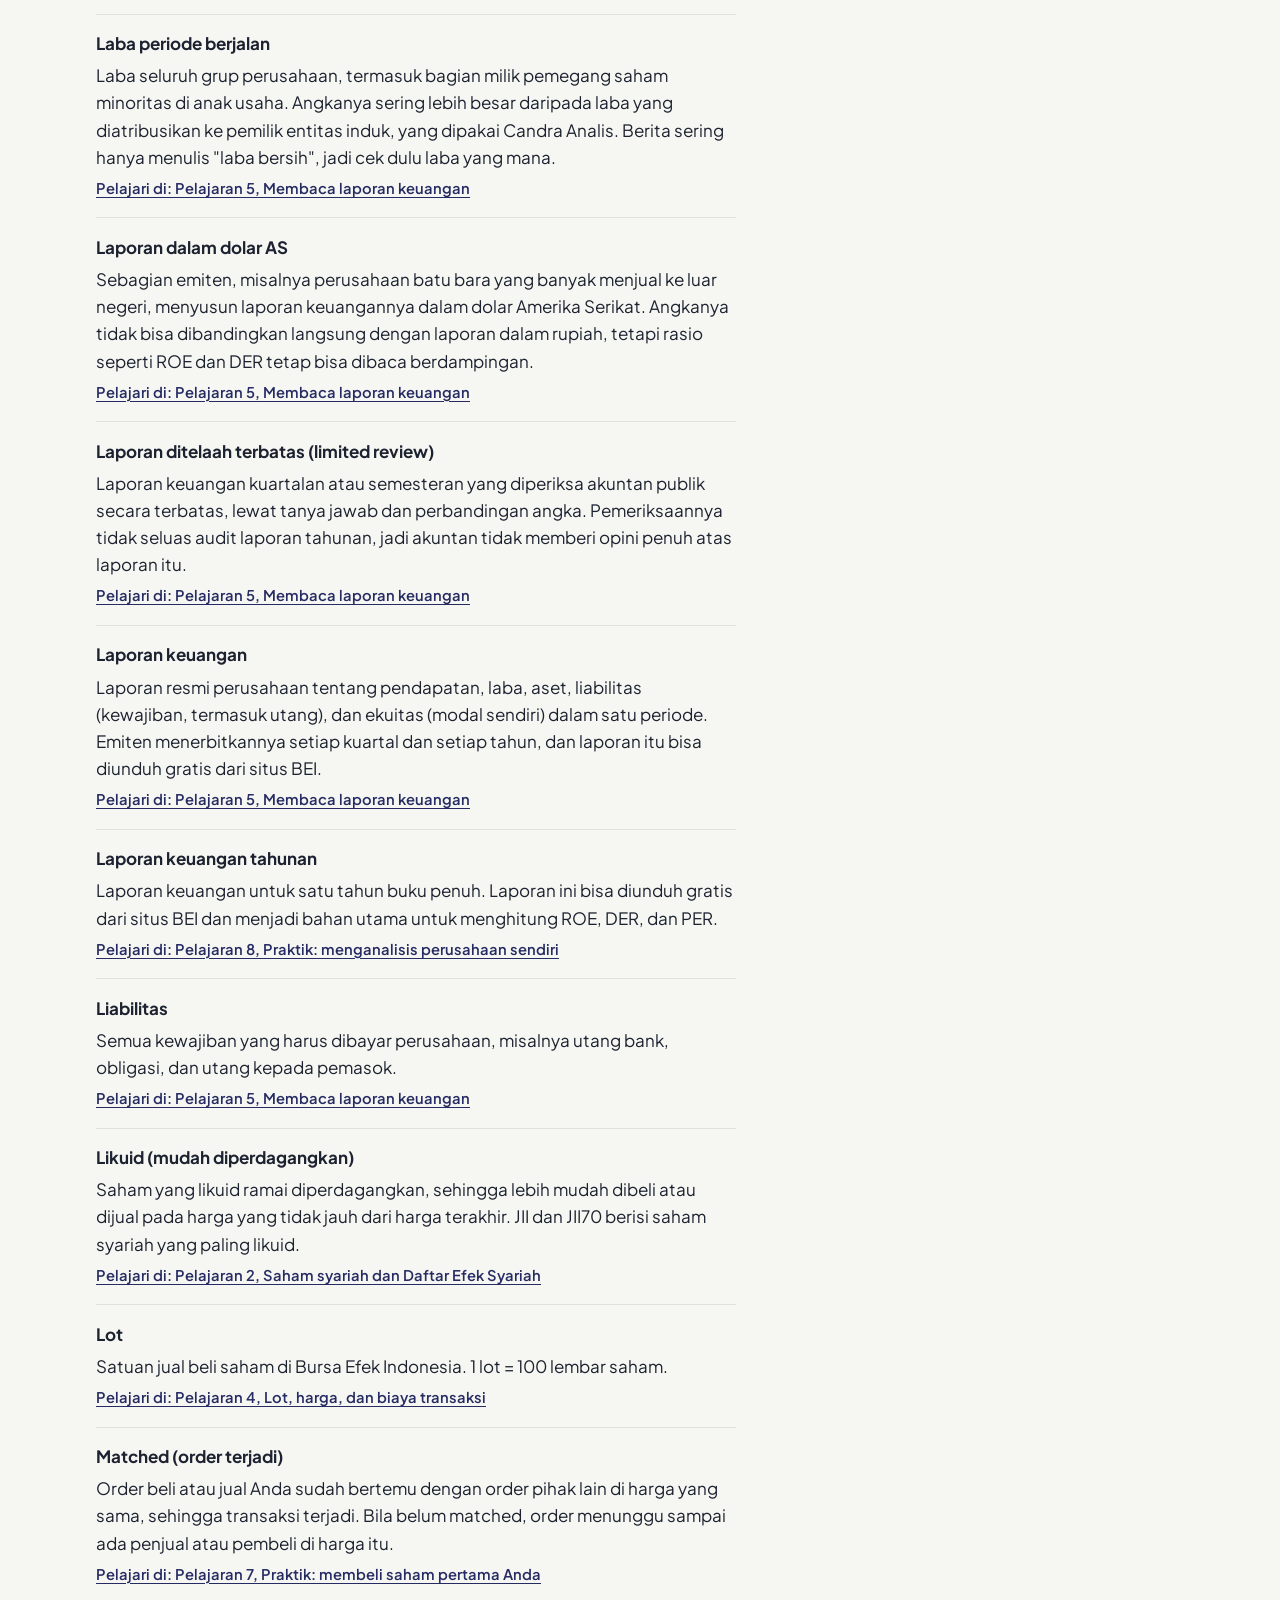
<file: belajar.html>
<!doctype html>
<html lang="id">
<head>
  <meta charset="utf-8">
  <meta name="viewport" content="width=device-width, initial-scale=1">
  <title>Belajar · Candra Analis</title>
  <meta name="description" content="Kurikulum belajar saham syariah dari nol: saham, Daftar Efek Syariah, rekening, lot, laporan keuangan, dan manajemen risiko.">
  <meta name="theme-color" content="#1b1f4b">
  <link rel="icon" href="assets/logo.svg" type="image/svg+xml">
  <link rel="preconnect" href="https://fonts.googleapis.com">
  <link rel="preconnect" href="https://fonts.gstatic.com" crossorigin>
  <link href="https://fonts.googleapis.com/css2?family=Plus+Jakarta+Sans:wght@400;500;600;700;800&display=swap" rel="stylesheet">
  <link rel="stylesheet" href="assets/styles.css">
</head>
<body>
  <a class="lompat" href="#isi">Langsung ke isi</a>

  <header class="kepala">
    <div class="wadah">
      <a class="merek" href="index.html" aria-label="Candra Analis, beranda">
        <svg viewBox="0 0 32 32" aria-hidden="true"><path fill="#e9c46a" d="M20.5 3.5A13 13 0 1 0 28.4 25 11 11 0 1 1 20.5 3.5z"/></svg>
        Candra Analis
      </a>
      <nav class="nav" aria-label="Menu utama">
        <a href="belajar.html">Belajar</a>
        <a href="peringkat.html">Peringkat</a>
        <a href="radar.html">Radar Risiko</a>
        <a href="agenda.html">Agenda</a>
        <a href="asisten.html">Asisten AI</a>
      </nav>
    </div>
  </header>

  <main id="isi" tabindex="-1">
    <section class="judul-halaman">
      <div class="wadah">
        <h1>Belajar saham syariah dari nol</h1>
        <p>Delapan pelajaran berurutan, dari mengenal saham sampai praktik membeli dan menganalisis perusahaan sendiri.</p>
      </div>
    </section>
    <section class="bagian">
      <div class="wadah">
        <h2 class="khusus-pembaca-layar">Daftar pelajaran</h2>
        <ol class="jalur" id="jalur-lengkap"></ol>
      </div>
    </section>

    <!-- Arif + Laras (28 Nov 2026, IDE.md #71 Kirana): kuis ulangan, satu soal acak dari kuis tiap pelajaran (cek 2f-38). -->
    <section class="bagian" aria-labelledby="judul-kuis">
      <div class="wadah">
        <h2 id="judul-kuis">Kuis ulangan: semua pelajaran</h2>
        <div id="kuis-ulangan">
          <p id="kuis-ulangan-tanpa-js">Aktifkan JavaScript untuk mengerjakan kuis ulangan. Setiap pelajaran juga punya kuis di bagian akhirnya.</p>
        </div>
      </div>
    </section>

    <!-- Dewi + Laras (26 Nov 2026, IDE.md #64 Kirana): lembar rumus. Teks biasa tanpa JS; rumus sama persis dengan
         kotak rumus di tiap latihan. Tiap tautan menuju pelajaran + jangkar #judul-latihan-* (cek 2f-32). -->
    <section class="bagian" id="lembar-rumus" aria-labelledby="judul-lembar-rumus">
      <div class="wadah">
        <h2 id="judul-lembar-rumus">Lembar rumus</h2>
        <p class="pengantar">Semua rumus dari pelajaran dalam satu tempat, urut sesuai urutan pelajaran, untuk mengulang sebelum membaca laporan keuangan. Setiap rumus punya kotak latihan untuk mencoba menghitung sendiri dengan angka Anda.</p>
        <ul class="lembar-rumus">
          <li>
            <p class="lembar-rumus-nama">Persen kepemilikan</p>
            <div class="kotak-rumus">Persen kepemilikan = jumlah lot × 100 ÷ jumlah saham beredar × 100%</div>
            <a href="pelajaran.html?m=apa-itu-saham#judul-latihan-milik">Coba hitung persen kepemilikan sendiri</a>
          </li>
          <li>
            <p class="lembar-rumus-nama">Dua rasio keuangan syariah</p>
            <div class="kotak-rumus"><div>Utang berbasis bunga ÷ total aset × 100% (batas: tidak lebih dari 45%)</div><div>Pendapatan tidak halal ÷ total pendapatan × 100% (batas: tidak lebih dari 10%)</div></div>
            <p class="lembar-rumus-catatan">Hasil hitungan sendiri bukan status syariah. Status resmi sebuah saham hanya dari Daftar Efek Syariah (DES) OJK periode terbaru.</p>
            <a href="pelajaran.html?m=saham-syariah#judul-latihan-syariah">Coba hitung dua rasio syariah sendiri</a>
          </li>
          <li>
            <p class="lembar-rumus-nama">Modal membeli saham</p>
            <div class="kotak-rumus">Modal = harga per lembar × 100 × jumlah lot</div>
            <a href="pelajaran.html?m=lot-dan-transaksi#judul-latihan-modal">Coba hitung modal sendiri</a>
          </li>
          <li>
            <p class="lembar-rumus-nama">Hasil bersih setelah biaya beli dan jual</p>
            <div class="kotak-rumus">Hasil bersih = (nilai jual − nilai beli) − biaya beli − biaya jual</div>
            <a href="pelajaran.html?m=lot-dan-transaksi#judul-latihan-bersih">Coba hitung hasil bersih sendiri</a>
          </li>
          <li>
            <p class="lembar-rumus-nama">Perubahan laba</p>
            <div class="kotak-rumus">Perubahan = (angka baru − angka lama) ÷ angka lama × 100%</div>
            <a href="pelajaran.html?m=laporan-keuangan#judul-latihan-laba">Coba hitung perubahan laba sendiri</a>
          </li>
          <li>
            <p class="lembar-rumus-nama">PER dan dividend yield</p>
            <div class="kotak-rumus"><div>PER = harga saham ÷ EPS</div><div>Dividend yield = dividen per saham ÷ harga saham × 100%</div></div>
            <a href="pelajaran.html?m=laporan-keuangan#judul-latihan-rasio">Coba hitung PER &amp; dividend yield sendiri</a>
          </li>
          <li>
            <p class="lembar-rumus-nama">Porsi tiap saham di portofolio</p>
            <div class="kotak-rumus">Porsi = nilai satu saham ÷ jumlah nilai semua saham × 100%</div>
            <a href="pelajaran.html?m=mengelola-risiko#judul-latihan-porsi">Coba hitung porsi sendiri</a>
          </li>
          <li>
            <p class="lembar-rumus-nama">Dividen yang diterima</p>
            <div class="kotak-rumus">Dividen sebelum pajak = dividen per saham × 100 × jumlah lot</div>
            <a href="pelajaran.html?m=praktik-beli-pertama#judul-latihan-dividen">Coba hitung dividen sendiri</a>
          </li>
          <li>
            <p class="lembar-rumus-nama">ROE dan DER</p>
            <div class="kotak-rumus"><div>ROE = laba bersih ÷ total ekuitas × 100%</div><div>DER = total liabilitas ÷ total ekuitas</div></div>
            <a href="pelajaran.html?m=praktik-analisis-sendiri#judul-latihan-roeder">Coba hitung ROE &amp; DER sendiri</a>
          </li>
        </ul>
      </div>
    </section>

    <section class="bagian" id="kamus" aria-labelledby="judul-kamus">
      <div class="wadah">
        <h2 id="judul-kamus">Kamus istilah</h2>
        <p class="pengantar">Penjelasan singkat istilah yang sering muncul di Candra Analis dan di berita laporan keuangan, urut abjad.</p>
        <div id="kamus-istilah" class="kamus"><p>Aktifkan JavaScript untuk membaca kamus. Istilah yang sama juga dijelaskan di dalam pelajaran.</p></div>
      </div>
    </section>

    <section class="bagian" aria-labelledby="judul-unduh">
      <div class="wadah">
        <div class="panel unduh">
          <div>
            <h2 id="judul-unduh">Unduh modul lengkap</h2>
            <p>Semua pelajaran dalam satu PDF, termasuk lembar kerja analisis perusahaan dan lembar rumus. Bisa dibaca tanpa internet atau dicetak.</p>
          </div>
          <a class="tombol tombol-gelap" href="assets/modul/modul-candra-analis.pdf" download>Unduh PDF modul</a>
        </div>
      </div>
    </section>

    <section class="bagian" aria-labelledby="judul-rujukan">
      <div class="wadah">
        <h2 id="judul-rujukan">Belajar dari sumber resmi</h2>
        <p class="pengantar">Kelas, video, dan alat dari Bursa Efek Indonesia, OJK, dan KSEI. Kami sengaja tidak menautkan akun yang menjanjikan saham tertentu akan naik.</p>
        <div id="rujukan"></div>
      </div>
    </section>
  </main>

  <footer class="kaki">
    <div class="wadah">
      <p><strong>Candra Analis</strong> adalah platform belajar dan penyaji data saham syariah. Kami bukan penasihat investasi dan tidak memberi ajakan membeli atau menjual efek apa pun. Setiap keputusan investasi dan risikonya sepenuhnya menjadi tanggung jawab Anda.</p>
      <p>Status syariah mengacu pada Daftar Efek Syariah yang ditetapkan OJK. Sumber data dicantumkan di setiap halaman. <a href="index.html">Beranda</a> · <a href="metodologi.html">Cara kami mengolah data</a> · <a href="emiten.html">Profil semua emiten</a> · <a href="kabar.html">Kabar emiten</a> · <a href="agenda.html">Agenda IPO &amp; Dividen</a>.</p>
    </div>
  </footer>

  <script src="data/modul.js"></script>
  <script src="data/emiten-asli.js"></script>
  <script src="data/rujukan.js"></script>
  <script src="data/agenda.js"></script>
  <script src="data/istilah.js"></script>
  <script src="assets/app.js"></script>
</body>
</html>
</file>
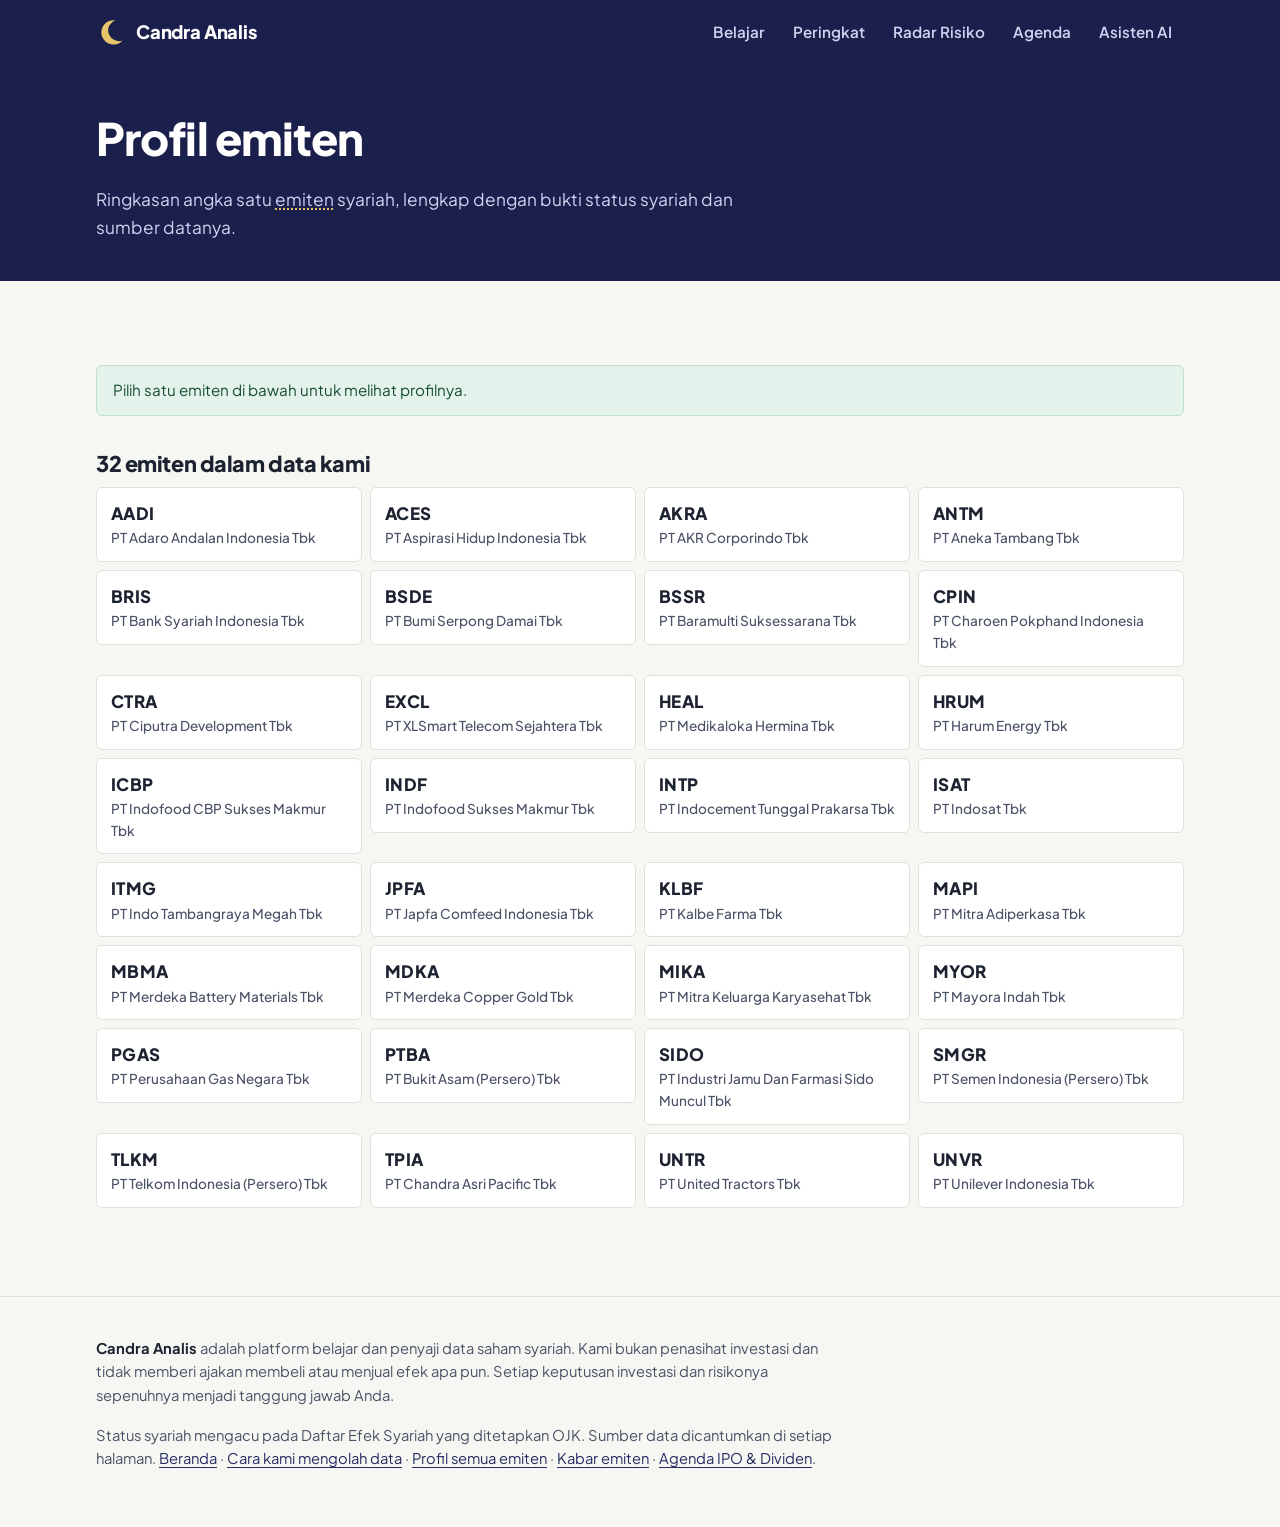
<file: emiten.html>
<!doctype html>
<html lang="id">
<head>
  <meta charset="utf-8">
  <meta name="viewport" content="width=device-width, initial-scale=1">
  <title>Profil emiten · Candra Analis</title>
  <meta name="description" content="Profil satu emiten syariah: status di Daftar Efek Syariah OJK, angka utama laporan keuangan, Radar Risiko, dan sumber datanya.">
  <meta name="theme-color" content="#1b1f4b">
  <link rel="icon" href="assets/logo.svg" type="image/svg+xml">
  <link rel="preconnect" href="https://fonts.googleapis.com">
  <link rel="preconnect" href="https://fonts.gstatic.com" crossorigin>
  <link href="https://fonts.googleapis.com/css2?family=Plus+Jakarta+Sans:wght@400;500;600;700;800&display=swap" rel="stylesheet">
  <link rel="stylesheet" href="assets/styles.css">
</head>
<body>
  <a class="lompat" href="#isi">Langsung ke isi</a>

  <header class="kepala">
    <div class="wadah">
      <a class="merek" href="index.html" aria-label="Candra Analis, beranda">
        <svg viewBox="0 0 32 32" aria-hidden="true"><path fill="#e9c46a" d="M20.5 3.5A13 13 0 1 0 28.4 25 11 11 0 1 1 20.5 3.5z"/></svg>
        Candra Analis
      </a>
      <nav class="nav" aria-label="Menu utama">
        <a href="belajar.html">Belajar</a>
        <a href="peringkat.html">Peringkat</a>
        <a href="radar.html">Radar Risiko</a>
        <a href="agenda.html">Agenda</a>
        <a href="asisten.html">Asisten AI</a>
      </nav>
    </div>
  </header>

  <main id="isi" tabindex="-1">
    <section class="judul-halaman">
      <div class="wadah">
        <h1 id="judul-profil">Profil emiten</h1>
        <p id="sub-profil">Ringkasan angka satu emiten syariah, lengkap dengan bukti status syariah dan sumber datanya.</p>
      </div>
    </section>
    <section class="bagian">
      <div class="wadah">
        <div id="pita"></div>
        <div id="profil"></div>
      </div>
    </section>
  </main>

  <footer class="kaki">
    <div class="wadah">
      <p><strong>Candra Analis</strong> adalah platform belajar dan penyaji data saham syariah. Kami bukan penasihat investasi dan tidak memberi ajakan membeli atau menjual efek apa pun. Setiap keputusan investasi dan risikonya sepenuhnya menjadi tanggung jawab Anda.</p>
      <p>Status syariah mengacu pada Daftar Efek Syariah yang ditetapkan OJK. Sumber data dicantumkan di setiap halaman. <a href="index.html">Beranda</a> · <a href="metodologi.html">Cara kami mengolah data</a> · <a href="emiten.html">Profil semua emiten</a> · <a href="kabar.html">Kabar emiten</a> · <a href="agenda.html">Agenda IPO &amp; Dividen</a>.</p>
    </div>
  </footer>

  <script src="data/modul.js"></script>
  <script src="data/emiten-asli.js"></script>
  <script src="data/kabar.js"></script>
  <script src="data/agenda.js"></script>
  <script src="data/istilah.js"></script>
  <script src="assets/app.js"></script>
</body>
</html>
</file>
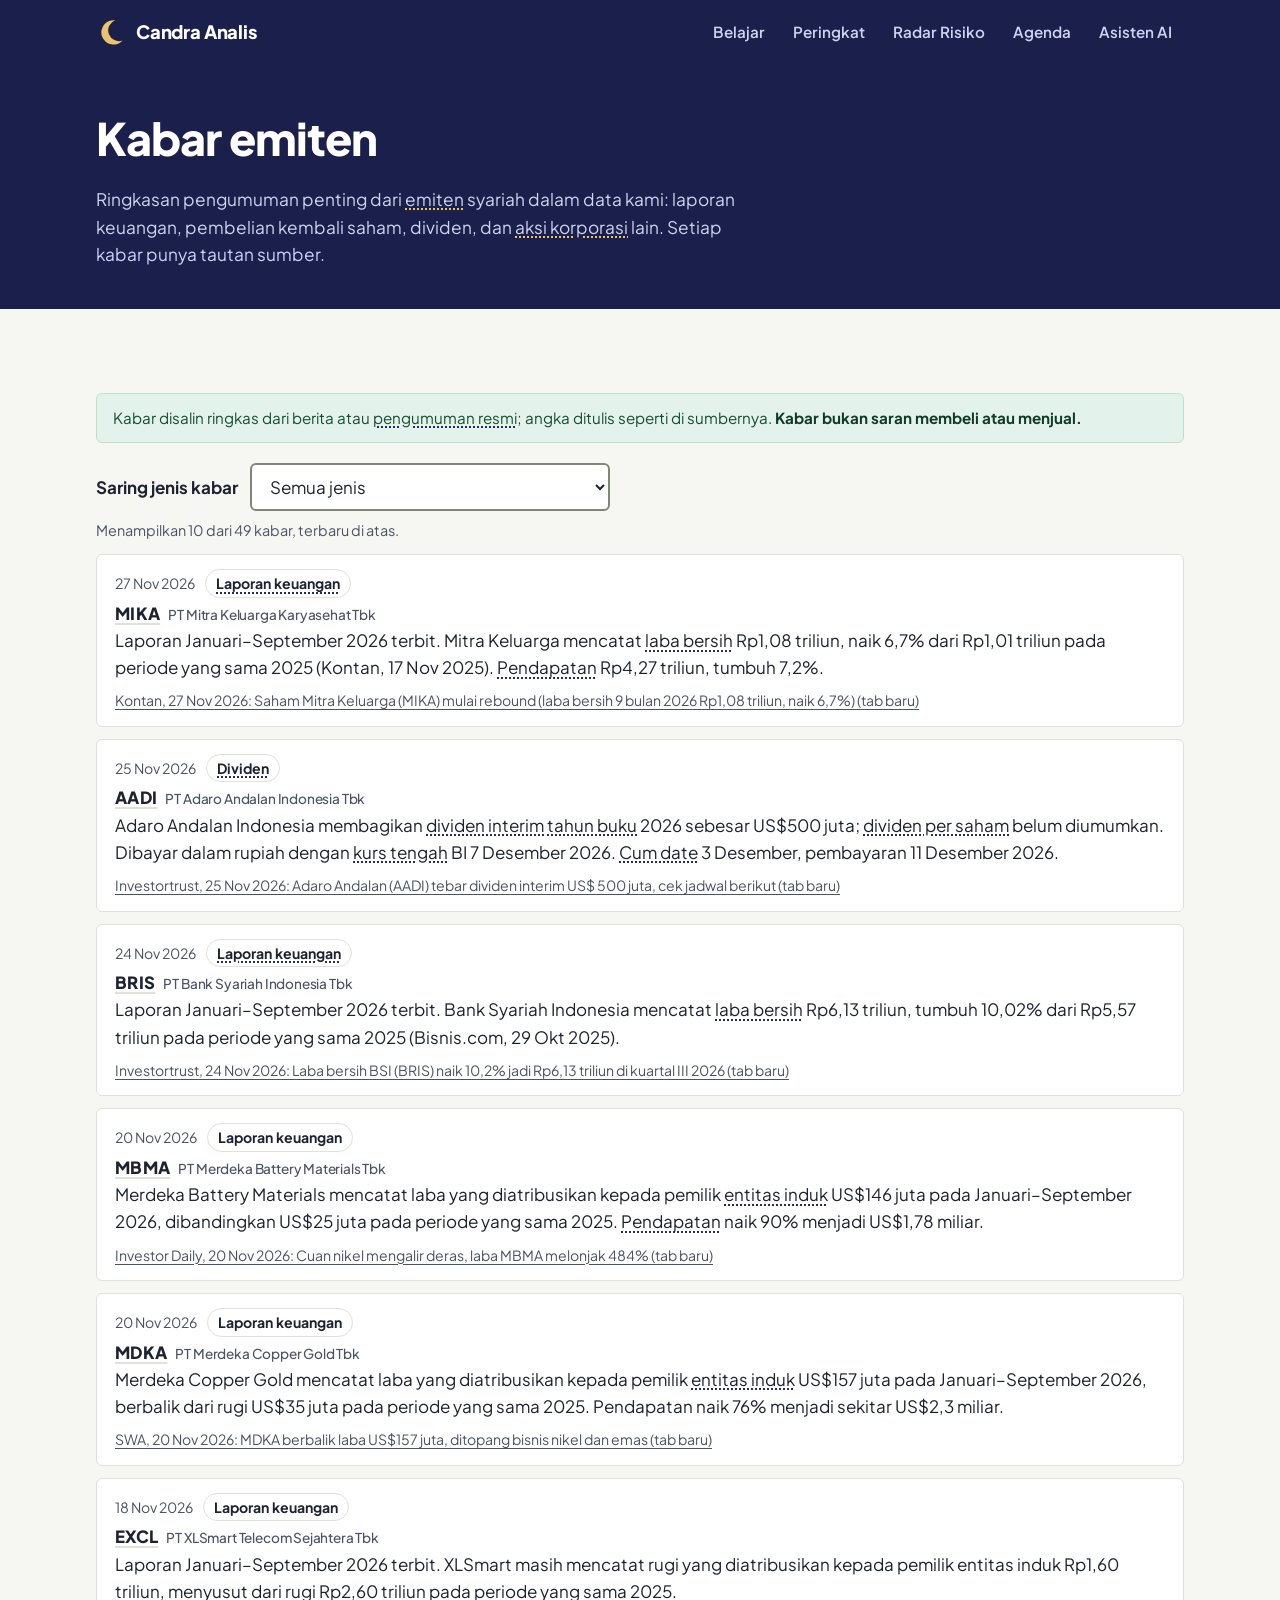
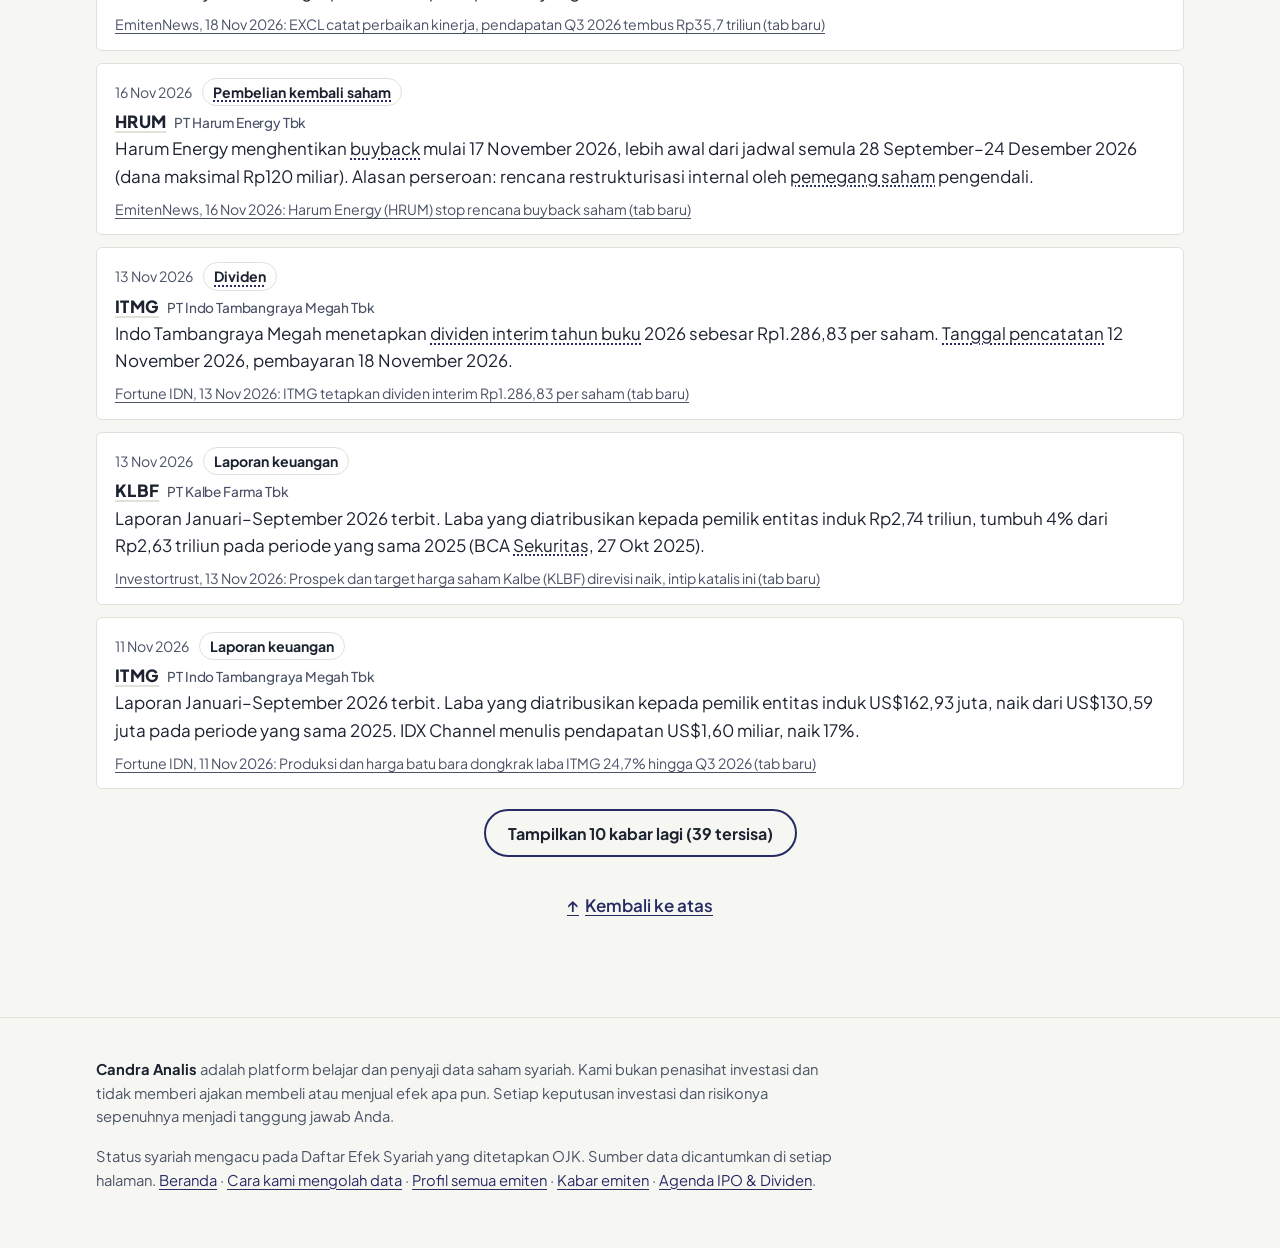
<file: kabar.html>
<!doctype html>
<html lang="id">
<head>
  <meta charset="utf-8">
  <meta name="viewport" content="width=device-width, initial-scale=1">
  <title>Kabar emiten · Candra Analis</title>
  <meta name="description" content="Ringkasan pengumuman dan aksi korporasi emiten syariah dalam data Candra Analis, lengkap dengan tautan sumber.">
  <meta name="theme-color" content="#1b1f4b">
  <link rel="icon" href="assets/logo.svg" type="image/svg+xml">
  <link rel="preconnect" href="https://fonts.googleapis.com">
  <link rel="preconnect" href="https://fonts.gstatic.com" crossorigin>
  <link href="https://fonts.googleapis.com/css2?family=Plus+Jakarta+Sans:wght@400;500;600;700;800&display=swap" rel="stylesheet">
  <link rel="stylesheet" href="assets/styles.css">
</head>
<body>
  <a class="lompat" href="#isi">Langsung ke isi</a>

  <header class="kepala">
    <div class="wadah">
      <a class="merek" href="index.html" aria-label="Candra Analis, beranda">
        <svg viewBox="0 0 32 32" aria-hidden="true"><path fill="#e9c46a" d="M20.5 3.5A13 13 0 1 0 28.4 25 11 11 0 1 1 20.5 3.5z"/></svg>
        Candra Analis
      </a>
      <nav class="nav" aria-label="Menu utama">
        <a href="belajar.html">Belajar</a>
        <a href="peringkat.html">Peringkat</a>
        <a href="radar.html">Radar Risiko</a>
        <a href="agenda.html">Agenda</a>
        <a href="asisten.html">Asisten AI</a>
      </nav>
    </div>
  </header>

  <main id="isi" tabindex="-1">
    <section class="judul-halaman">
      <div class="wadah">
        <h1>Kabar emiten</h1>
        <p>Ringkasan pengumuman penting dari emiten syariah dalam data kami: laporan keuangan, pembelian kembali saham, dividen, dan aksi korporasi lain. Setiap kabar punya tautan sumber.</p>
      </div>
    </section>
    <section class="bagian">
      <div class="wadah">
        <h2 class="khusus-pembaca-layar">Daftar kabar</h2>
        <div id="kabar"></div>
        <p class="ke-atas-baris"><a class="ke-atas" href="#isi">Kembali ke atas</a></p>
      </div>
    </section>
  </main>

  <footer class="kaki">
    <div class="wadah">
      <p><strong>Candra Analis</strong> adalah platform belajar dan penyaji data saham syariah. Kami bukan penasihat investasi dan tidak memberi ajakan membeli atau menjual efek apa pun. Setiap keputusan investasi dan risikonya sepenuhnya menjadi tanggung jawab Anda.</p>
      <p>Status syariah mengacu pada Daftar Efek Syariah yang ditetapkan OJK. Sumber data dicantumkan di setiap halaman. <a href="index.html">Beranda</a> · <a href="metodologi.html">Cara kami mengolah data</a> · <a href="emiten.html">Profil semua emiten</a> · <a href="kabar.html">Kabar emiten</a> · <a href="agenda.html">Agenda IPO &amp; Dividen</a>.</p>
    </div>
  </footer>

  <script src="data/modul.js"></script>
  <script src="data/emiten-asli.js"></script>
  <script src="data/kabar.js"></script>
  <script src="data/agenda.js"></script>
  <script src="data/istilah.js"></script>
  <script src="assets/app.js"></script>
</body>
</html>
</file>
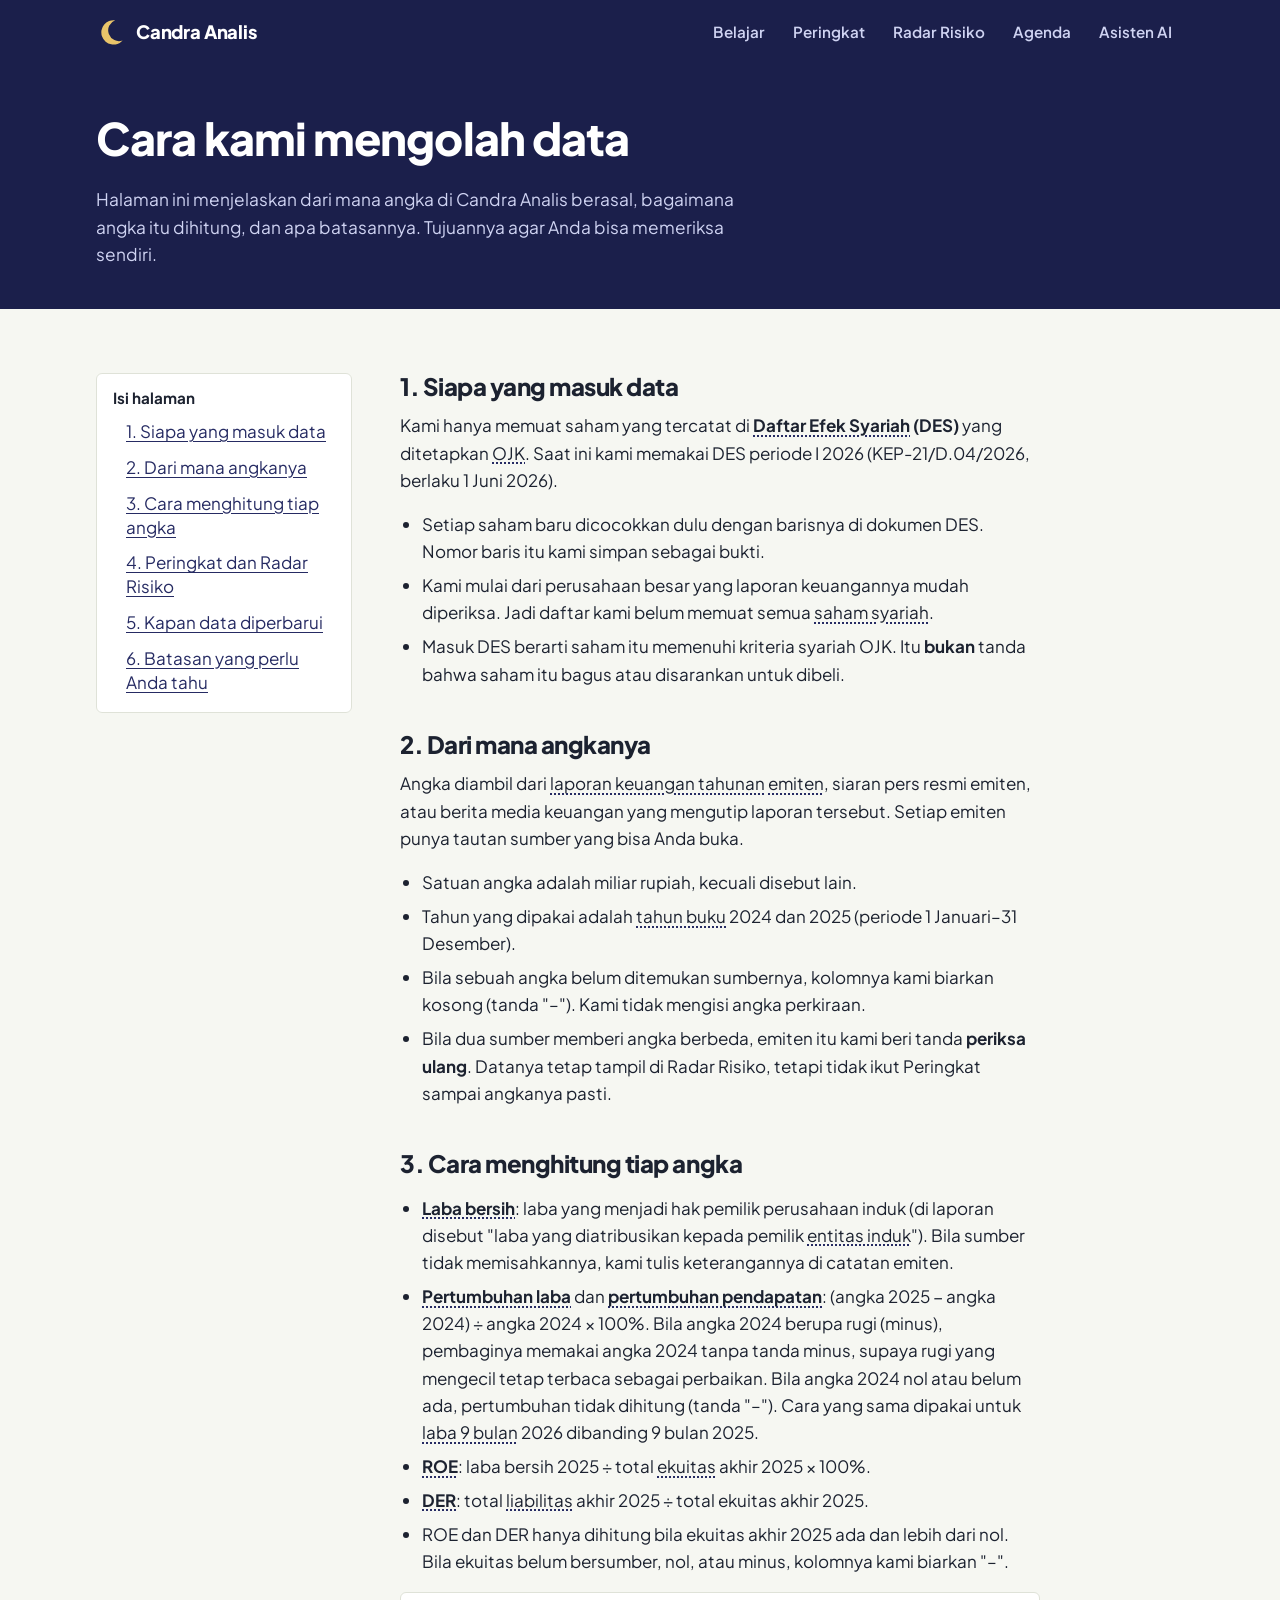
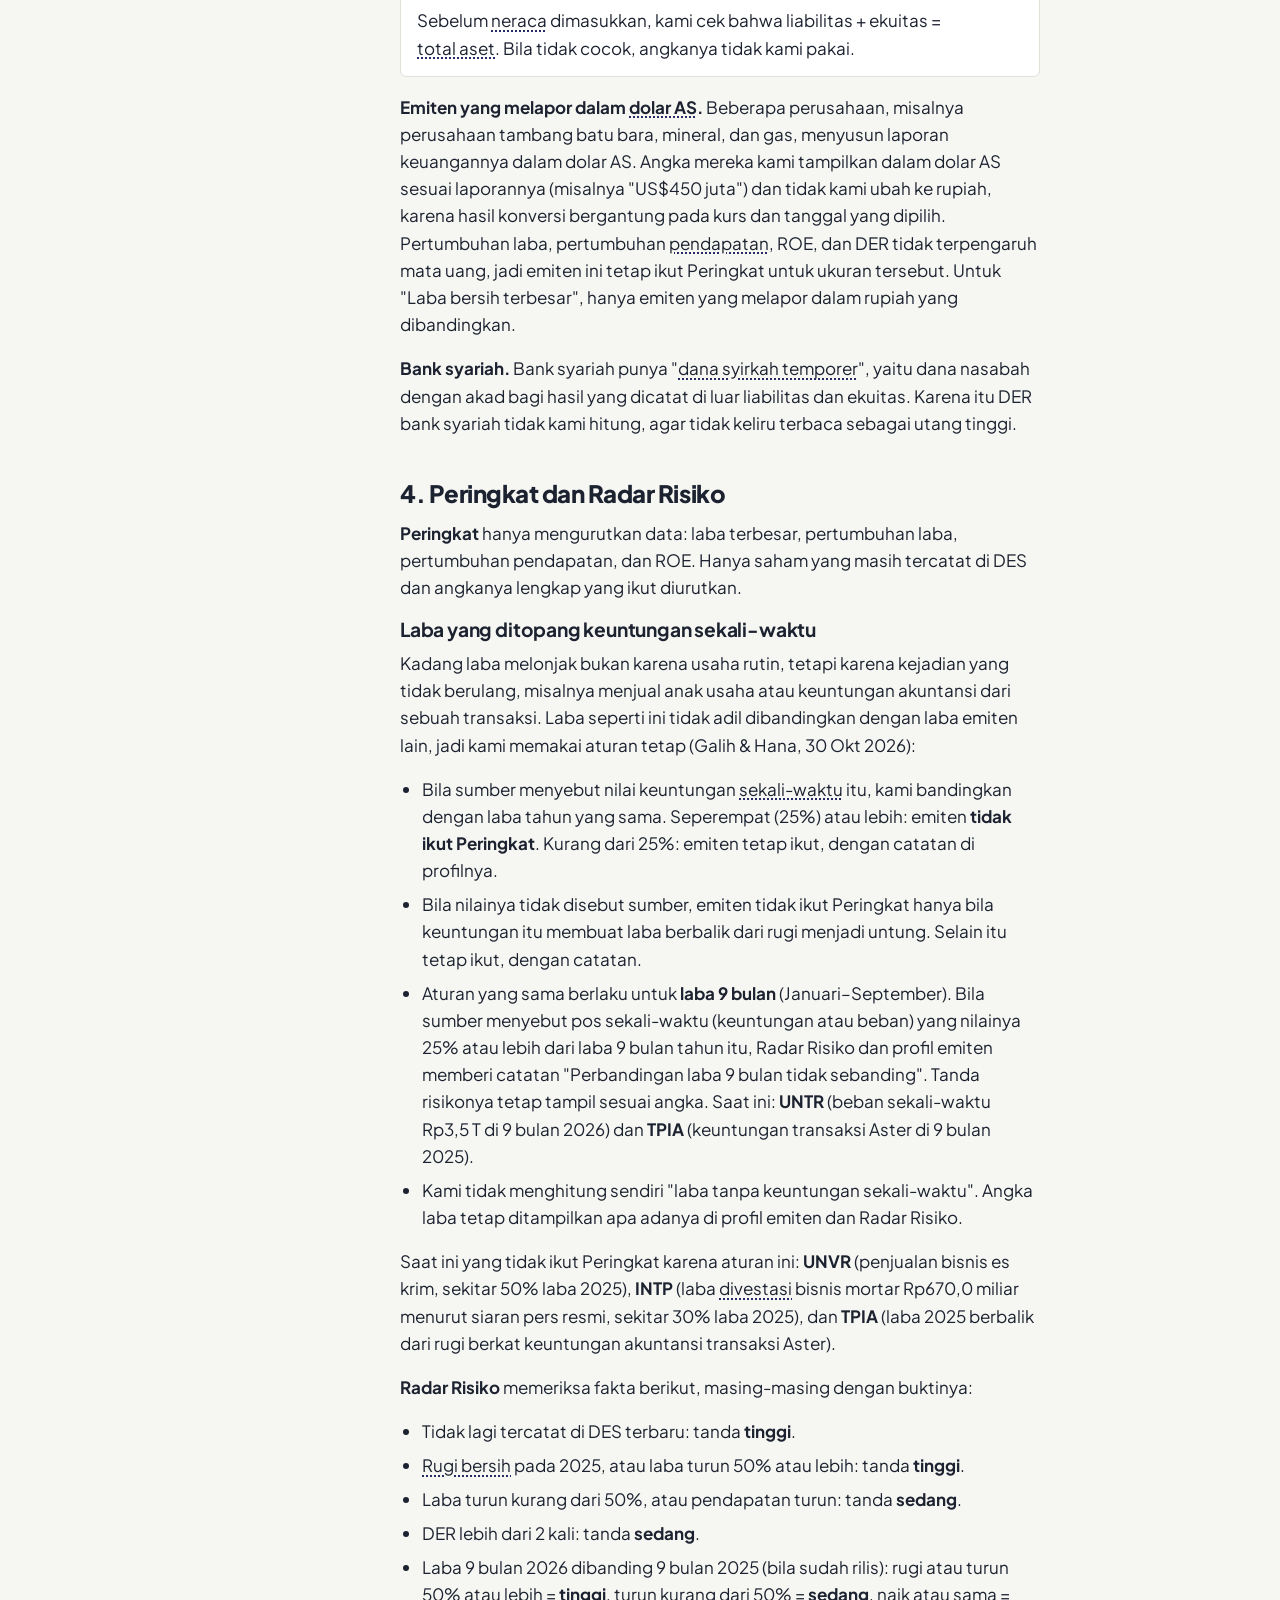
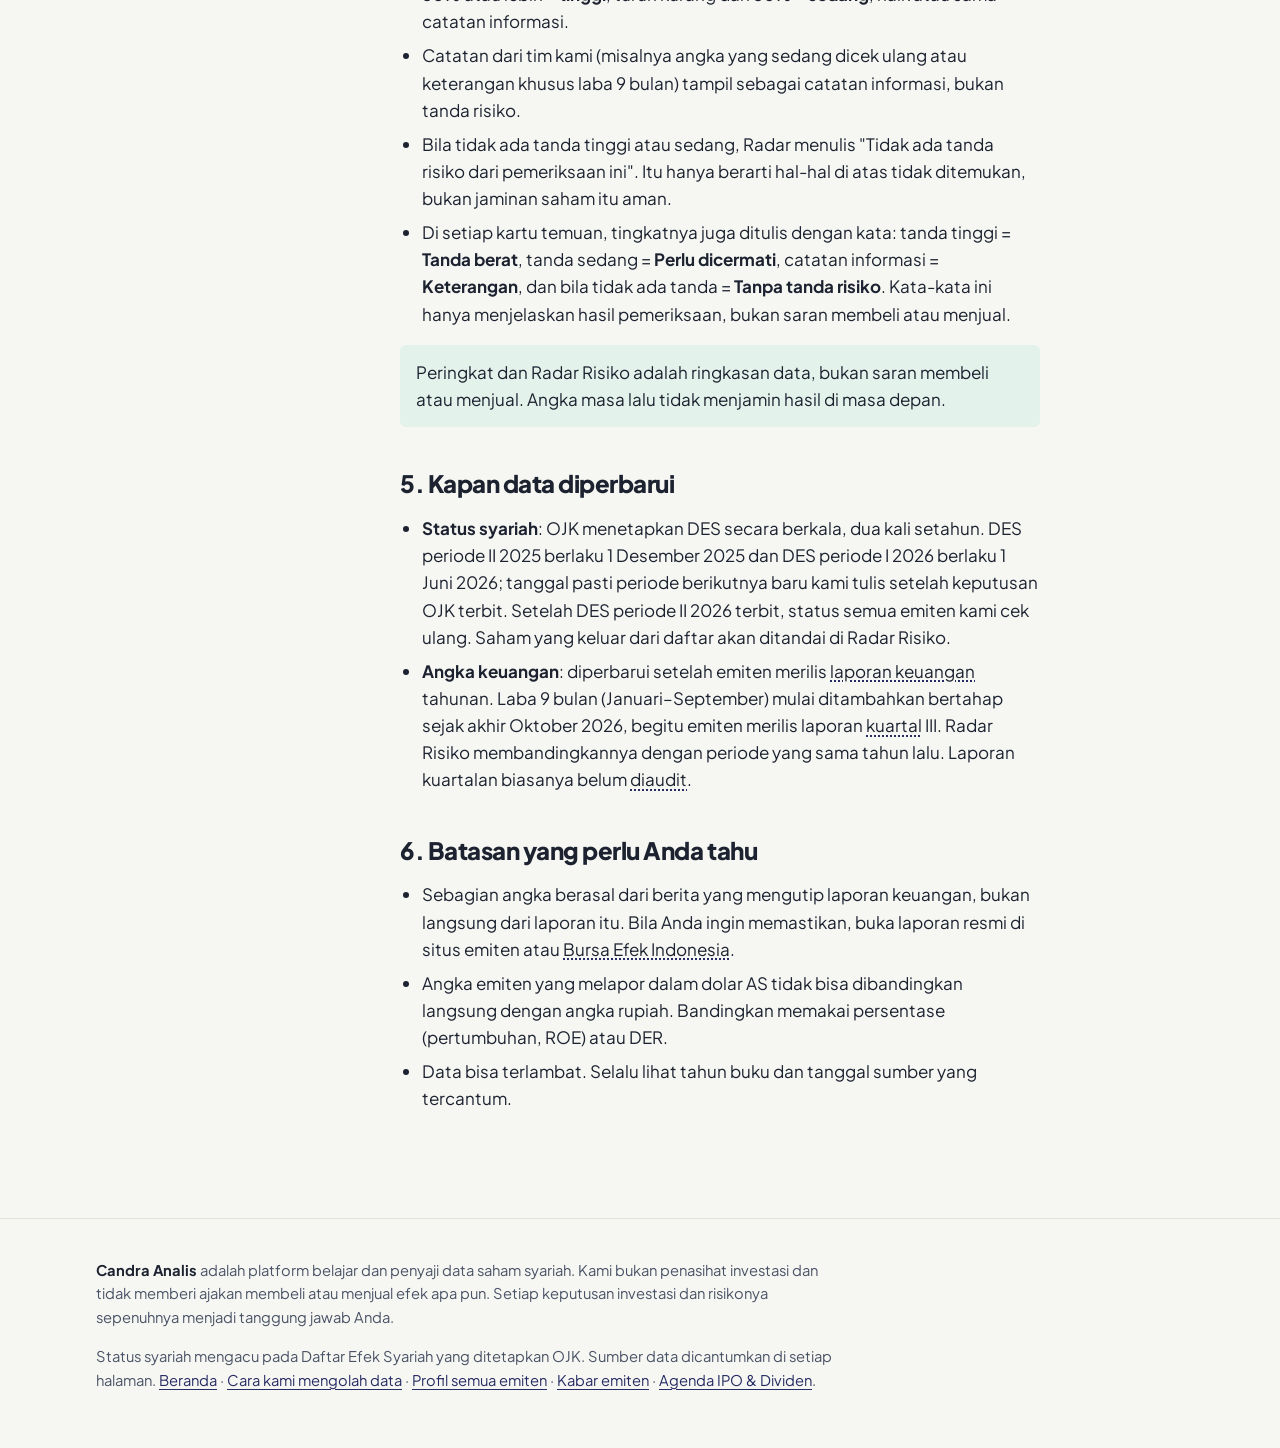
<file: metodologi.html>
<!doctype html>
<html lang="id">
<head>
  <meta charset="utf-8">
  <meta name="viewport" content="width=device-width, initial-scale=1">
  <title>Metodologi Data · Candra Analis</title>
  <meta name="description" content="Dari mana data Candra Analis berasal, bagaimana setiap angka dihitung, kapan status syariah diperbarui, dan batasan data kami.">
  <meta name="theme-color" content="#1b1f4b">
  <link rel="icon" href="assets/logo.svg" type="image/svg+xml">
  <link rel="preconnect" href="https://fonts.googleapis.com">
  <link rel="preconnect" href="https://fonts.gstatic.com" crossorigin>
  <link href="https://fonts.googleapis.com/css2?family=Plus+Jakarta+Sans:wght@400;500;600;700;800&display=swap" rel="stylesheet">
  <link rel="stylesheet" href="assets/styles.css">
</head>
<body>
  <a class="lompat" href="#isi">Langsung ke isi</a>

  <header class="kepala">
    <div class="wadah">
      <a class="merek" href="index.html" aria-label="Candra Analis, beranda">
        <svg viewBox="0 0 32 32" aria-hidden="true"><path fill="#e9c46a" d="M20.5 3.5A13 13 0 1 0 28.4 25 11 11 0 1 1 20.5 3.5z"/></svg>
        Candra Analis
      </a>
      <nav class="nav" aria-label="Menu utama">
        <a href="belajar.html">Belajar</a>
        <a href="peringkat.html">Peringkat</a>
        <a href="radar.html">Radar Risiko</a>
        <a href="agenda.html">Agenda</a>
        <a href="asisten.html">Asisten AI</a>
      </nav>
    </div>
  </header>

  <main id="isi" tabindex="-1">
    <section class="judul-halaman">
      <div class="wadah">
        <h1>Cara kami mengolah data</h1>
        <p>Halaman ini menjelaskan dari mana angka di Candra Analis berasal, bagaimana angka itu dihitung, dan apa batasannya. Tujuannya agar Anda bisa memeriksa sendiri.</p>
      </div>
    </section>
    <section class="bagian">
      <div class="wadah">
        <div class="tata-isi">
          <nav class="isi-halaman" id="isi-halaman" aria-label="Isi halaman ini">
            <p class="isi-halaman-judul">Isi halaman</p>
            <ol role="list">
              <li><a href="#syariah">Siapa yang masuk data</a></li>
              <li><a href="#sumber">Dari mana angkanya</a></li>
              <li><a href="#hitung">Cara menghitung tiap angka</a></li>
              <li><a href="#cara-peringkat">Peringkat dan Radar Risiko</a></li>
              <li><a href="#jadwal">Kapan data diperbarui</a></li>
              <li><a href="#batasan">Batasan yang perlu Anda tahu</a></li>
            </ol>
          </nav>
          <article class="artikel">
            <h2 id="syariah">1. Siapa yang masuk data</h2>
            <p>Kami hanya memuat saham yang tercatat di <strong>Daftar Efek Syariah (DES)</strong> yang ditetapkan OJK. Saat ini kami memakai DES periode I 2026 (KEP-21/D.04/2026, berlaku 1 Juni 2026).</p>
            <ul>
              <li>Setiap saham baru dicocokkan dulu dengan barisnya di dokumen DES. Nomor baris itu kami simpan sebagai bukti.</li>
              <li>Kami mulai dari perusahaan besar yang laporan keuangannya mudah diperiksa. Jadi daftar kami belum memuat semua saham syariah.</li>
              <li>Masuk DES berarti saham itu memenuhi kriteria syariah OJK. Itu <strong>bukan</strong> tanda bahwa saham itu bagus atau disarankan untuk dibeli.</li>
            </ul>

            <h2 id="sumber">2. Dari mana angkanya</h2>
            <p>Angka diambil dari laporan keuangan tahunan emiten, siaran pers resmi emiten, atau berita media keuangan yang mengutip laporan tersebut. Setiap emiten punya tautan sumber yang bisa Anda buka.</p>
            <ul>
              <li>Satuan angka adalah miliar rupiah, kecuali disebut lain.</li>
              <li>Tahun yang dipakai adalah tahun buku 2024 dan 2025 (periode 1 Januari–31 Desember).</li>
              <li>Bila sebuah angka belum ditemukan sumbernya, kolomnya kami biarkan kosong (tanda "–"). Kami tidak mengisi angka perkiraan.</li>
              <li>Bila dua sumber memberi angka berbeda, emiten itu kami beri tanda <strong>periksa ulang</strong>. Datanya tetap tampil di Radar Risiko, tetapi tidak ikut Peringkat sampai angkanya pasti.</li>
            </ul>

            <h2 id="hitung">3. Cara menghitung tiap angka</h2>
            <ul>
              <li><strong>Laba bersih</strong>: laba yang menjadi hak pemilik perusahaan induk (di laporan disebut "laba yang diatribusikan kepada pemilik entitas induk"). Bila sumber tidak memisahkannya, kami tulis keterangannya di catatan emiten.</li>
              <li><strong>Pertumbuhan laba</strong> dan <strong>pertumbuhan pendapatan</strong>: (angka 2025 − angka 2024) ÷ angka 2024 × 100%. Bila angka 2024 berupa rugi (minus), pembaginya memakai angka 2024 tanpa tanda minus, supaya rugi yang mengecil tetap terbaca sebagai perbaikan. Bila angka 2024 nol atau belum ada, pertumbuhan tidak dihitung (tanda "–"). Cara yang sama dipakai untuk laba 9 bulan 2026 dibanding 9 bulan 2025.</li>
              <li><strong>ROE</strong>: laba bersih 2025 ÷ total ekuitas akhir 2025 × 100%.</li>
              <li><strong>DER</strong>: total liabilitas akhir 2025 ÷ total ekuitas akhir 2025.</li>
              <li>ROE dan DER hanya dihitung bila ekuitas akhir 2025 ada dan lebih dari nol. Bila ekuitas belum bersumber, nol, atau minus, kolomnya kami biarkan "–".</li>
            </ul>
            <div class="kotak-rumus">Sebelum neraca dimasukkan, kami cek bahwa liabilitas + ekuitas = total aset. Bila tidak cocok, angkanya tidak kami pakai.</div>
            <p><strong>Emiten yang melapor dalam dolar AS.</strong> Beberapa perusahaan, misalnya perusahaan tambang batu bara, mineral, dan gas, menyusun laporan keuangannya dalam dolar AS. Angka mereka kami tampilkan dalam dolar AS sesuai laporannya (misalnya "US$450 juta") dan tidak kami ubah ke rupiah, karena hasil konversi bergantung pada kurs dan tanggal yang dipilih. Pertumbuhan laba, pertumbuhan pendapatan, ROE, dan DER tidak terpengaruh mata uang, jadi emiten ini tetap ikut Peringkat untuk ukuran tersebut. Untuk "Laba bersih terbesar", hanya emiten yang melapor dalam rupiah yang dibandingkan.</p>
            <p><strong>Bank syariah.</strong> Bank syariah punya "dana syirkah temporer", yaitu dana nasabah dengan akad bagi hasil yang dicatat di luar liabilitas dan ekuitas. Karena itu DER bank syariah tidak kami hitung, agar tidak keliru terbaca sebagai utang tinggi.</p>

            <h2 id="cara-peringkat">4. Peringkat dan Radar Risiko</h2>
            <p><strong>Peringkat</strong> hanya mengurutkan data: laba terbesar, pertumbuhan laba, pertumbuhan pendapatan, dan ROE. Hanya saham yang masih tercatat di DES dan angkanya lengkap yang ikut diurutkan.</p>
            <h3 id="sekali-waktu">Laba yang ditopang keuntungan sekali-waktu</h3>
            <p>Kadang laba melonjak bukan karena usaha rutin, tetapi karena kejadian yang tidak berulang, misalnya menjual anak usaha atau keuntungan akuntansi dari sebuah transaksi. Laba seperti ini tidak adil dibandingkan dengan laba emiten lain, jadi kami memakai aturan tetap (Galih &amp; Hana, 30 Okt 2026):</p>
            <ul>
              <li>Bila sumber menyebut nilai keuntungan sekali-waktu itu, kami bandingkan dengan laba tahun yang sama. Seperempat (25%) atau lebih: emiten <strong>tidak ikut Peringkat</strong>. Kurang dari 25%: emiten tetap ikut, dengan catatan di profilnya.</li>
              <li>Bila nilainya tidak disebut sumber, emiten tidak ikut Peringkat hanya bila keuntungan itu membuat laba berbalik dari rugi menjadi untung. Selain itu tetap ikut, dengan catatan.</li>
              <li>Aturan yang sama berlaku untuk <strong>laba 9 bulan</strong> (Januari–September). Bila sumber menyebut pos sekali-waktu (keuntungan atau beban) yang nilainya 25% atau lebih dari laba 9 bulan tahun itu, Radar Risiko dan profil emiten memberi catatan "Perbandingan laba 9 bulan tidak sebanding". Tanda risikonya tetap tampil sesuai angka. Saat ini: <strong>UNTR</strong> (beban sekali-waktu Rp3,5 T di 9 bulan 2026) dan <strong>TPIA</strong> (keuntungan transaksi Aster di 9 bulan 2025).</li>
              <li>Kami tidak menghitung sendiri "laba tanpa keuntungan sekali-waktu". Angka laba tetap ditampilkan apa adanya di profil emiten dan Radar Risiko.</li>
            </ul>
            <p>Saat ini yang tidak ikut Peringkat karena aturan ini: <strong>UNVR</strong> (penjualan bisnis es krim, sekitar 50% laba 2025), <strong>INTP</strong> (laba divestasi bisnis mortar Rp670,0 miliar menurut siaran pers resmi, sekitar 30% laba 2025), dan <strong>TPIA</strong> (laba 2025 berbalik dari rugi berkat keuntungan akuntansi transaksi Aster).</p>
            <p><strong>Radar Risiko</strong> memeriksa fakta berikut, masing-masing dengan buktinya:</p>
            <ul>
              <li>Tidak lagi tercatat di DES terbaru: tanda <strong>tinggi</strong>.</li>
              <li>Rugi bersih pada 2025, atau laba turun 50% atau lebih: tanda <strong>tinggi</strong>.</li>
              <li>Laba turun kurang dari 50%, atau pendapatan turun: tanda <strong>sedang</strong>.</li>
              <li>DER lebih dari 2 kali: tanda <strong>sedang</strong>.</li>
              <li>Laba 9 bulan 2026 dibanding 9 bulan 2025 (bila sudah rilis): rugi atau turun 50% atau lebih = <strong>tinggi</strong>, turun kurang dari 50% = <strong>sedang</strong>, naik atau sama = catatan informasi.</li>
              <li>Catatan dari tim kami (misalnya angka yang sedang dicek ulang atau keterangan khusus laba 9 bulan) tampil sebagai catatan informasi, bukan tanda risiko.</li>
              <li>Bila tidak ada tanda tinggi atau sedang, Radar menulis "Tidak ada tanda risiko dari pemeriksaan ini". Itu hanya berarti hal-hal di atas tidak ditemukan, bukan jaminan saham itu aman.</li>
              <li>Di setiap kartu temuan, tingkatnya juga ditulis dengan kata: tanda tinggi = <strong>Tanda berat</strong>, tanda sedang = <strong>Perlu dicermati</strong>, catatan informasi = <strong>Keterangan</strong>, dan bila tidak ada tanda = <strong>Tanpa tanda risiko</strong>. Kata-kata ini hanya menjelaskan hasil pemeriksaan, bukan saran membeli atau menjual.</li>
            </ul>
            <div class="kotak-penting">Peringkat dan Radar Risiko adalah ringkasan data, bukan saran membeli atau menjual. Angka masa lalu tidak menjamin hasil di masa depan.</div>

            <h2 id="jadwal">5. Kapan data diperbarui</h2>
            <ul>
              <li><strong>Status syariah</strong>: OJK menetapkan DES secara berkala, dua kali setahun. DES periode II 2025 berlaku 1 Desember 2025 dan DES periode I 2026 berlaku 1 Juni 2026; tanggal pasti periode berikutnya baru kami tulis setelah keputusan OJK terbit. Setelah DES periode II 2026 terbit, status semua emiten kami cek ulang. Saham yang keluar dari daftar akan ditandai di Radar Risiko.</li>
              <li><strong>Angka keuangan</strong>: diperbarui setelah emiten merilis laporan keuangan tahunan. Laba 9 bulan (Januari–September) mulai ditambahkan bertahap sejak akhir Oktober 2026, begitu emiten merilis laporan kuartal III. Radar Risiko membandingkannya dengan periode yang sama tahun lalu. Laporan kuartalan biasanya belum diaudit.</li>
            </ul>

            <h2 id="batasan">6. Batasan yang perlu Anda tahu</h2>
            <ul>
              <li>Sebagian angka berasal dari berita yang mengutip laporan keuangan, bukan langsung dari laporan itu. Bila Anda ingin memastikan, buka laporan resmi di situs emiten atau Bursa Efek Indonesia.</li>
              <li>Angka emiten yang melapor dalam dolar AS tidak bisa dibandingkan langsung dengan angka rupiah. Bandingkan memakai persentase (pertumbuhan, ROE) atau DER.</li>
              <li>Data bisa terlambat. Selalu lihat tahun buku dan tanggal sumber yang tercantum.</li>
            </ul>
          </article>
        </div>
      </div>
    </section>
  </main>

  <footer class="kaki">
    <div class="wadah">
      <p><strong>Candra Analis</strong> adalah platform belajar dan penyaji data saham syariah. Kami bukan penasihat investasi dan tidak memberi ajakan membeli atau menjual efek apa pun. Setiap keputusan investasi dan risikonya sepenuhnya menjadi tanggung jawab Anda.</p>
      <p>Status syariah mengacu pada Daftar Efek Syariah yang ditetapkan OJK. Sumber data dicantumkan di setiap halaman. <a href="index.html">Beranda</a> · <a href="metodologi.html">Cara kami mengolah data</a> · <a href="emiten.html">Profil semua emiten</a> · <a href="kabar.html">Kabar emiten</a> · <a href="agenda.html">Agenda IPO &amp; Dividen</a>.</p>
    </div>
  </footer>
  <script src="data/agenda.js"></script>
  <script src="data/istilah.js"></script>
  <script src="assets/app.js"></script>
</body>
</html>
</file>
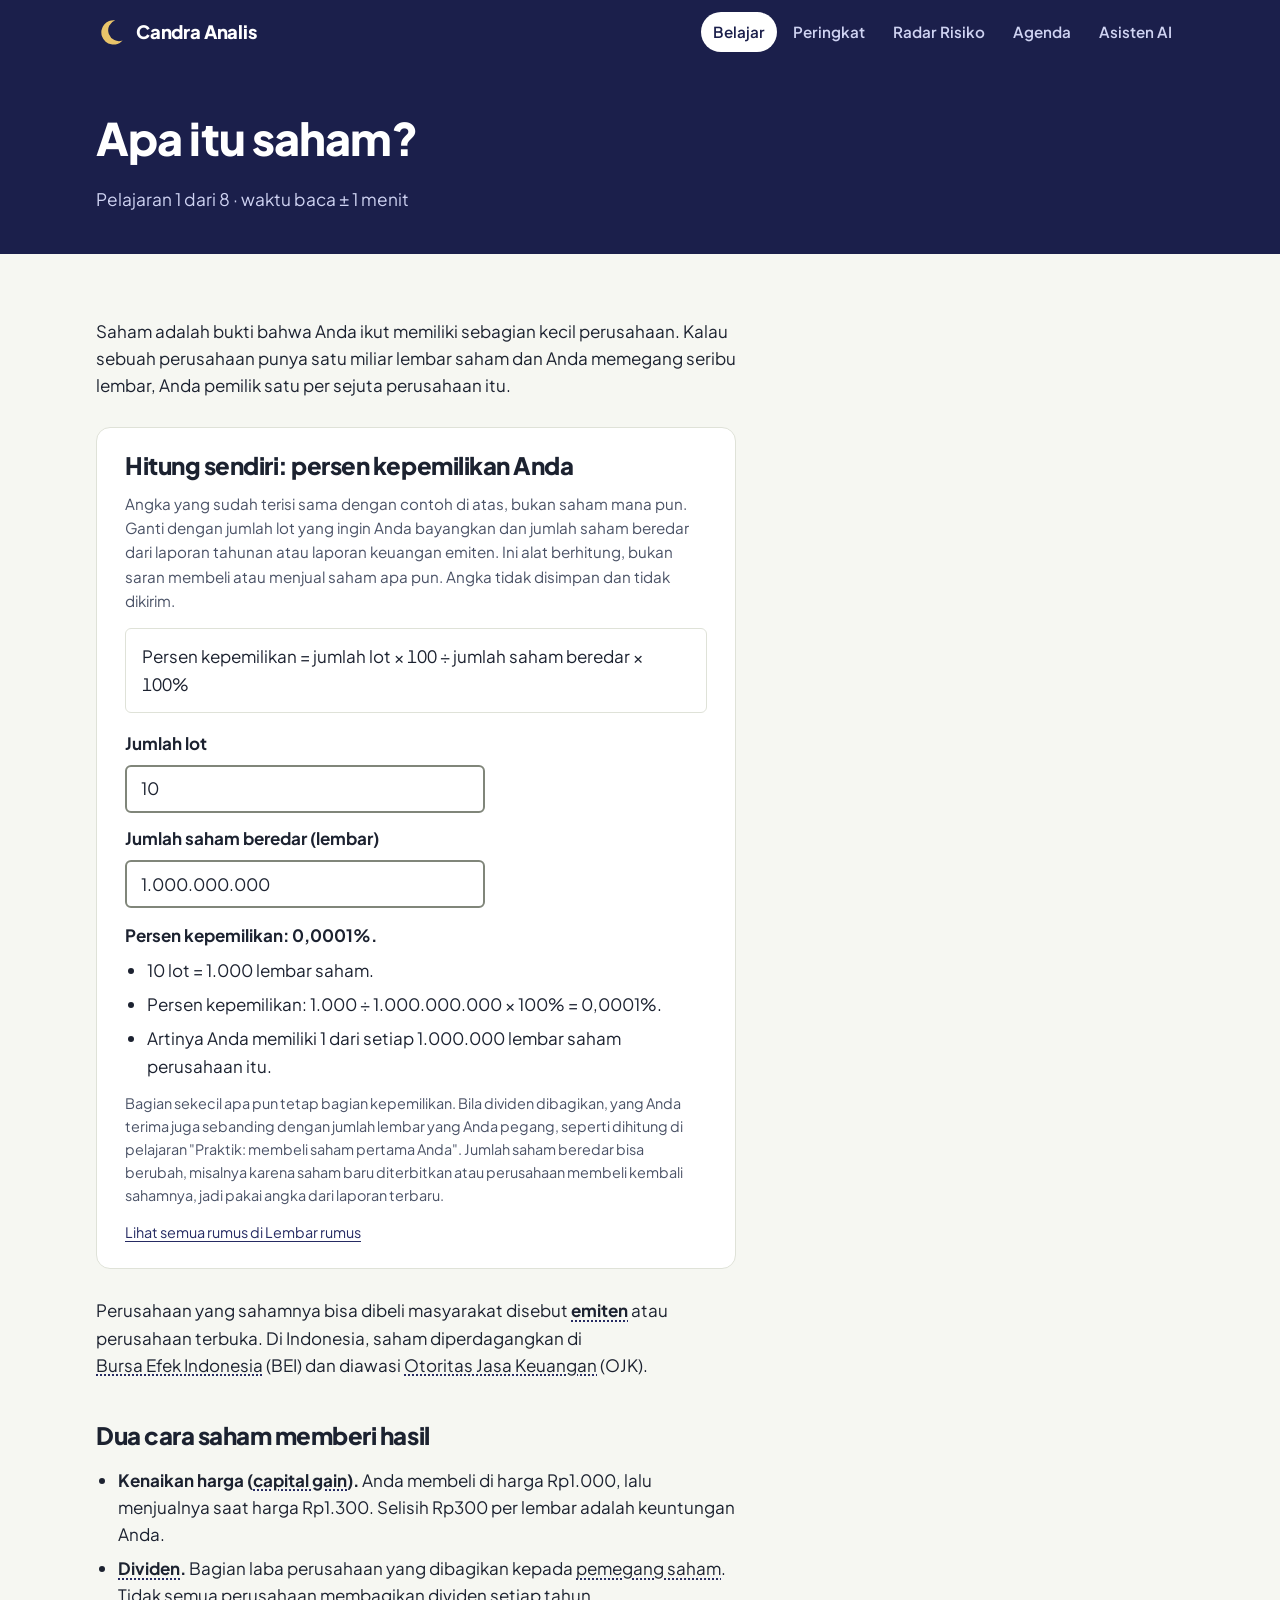
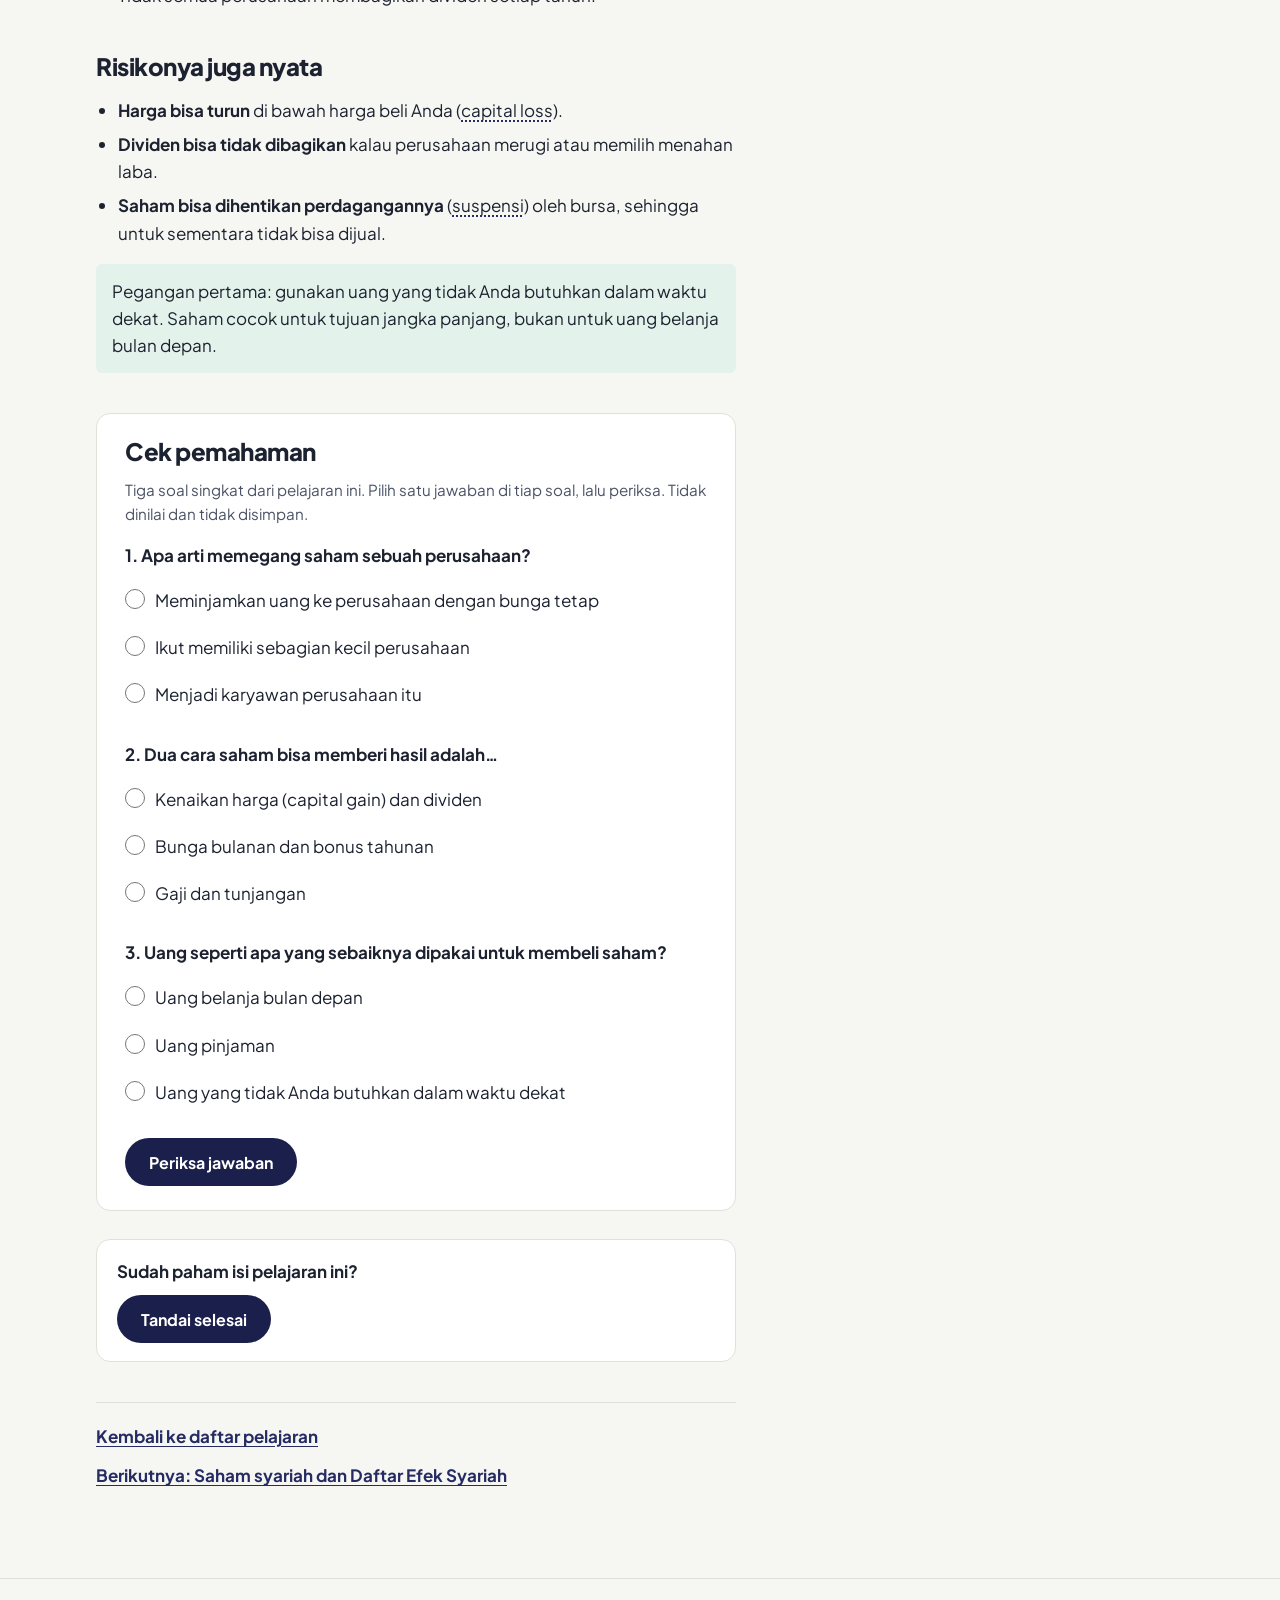
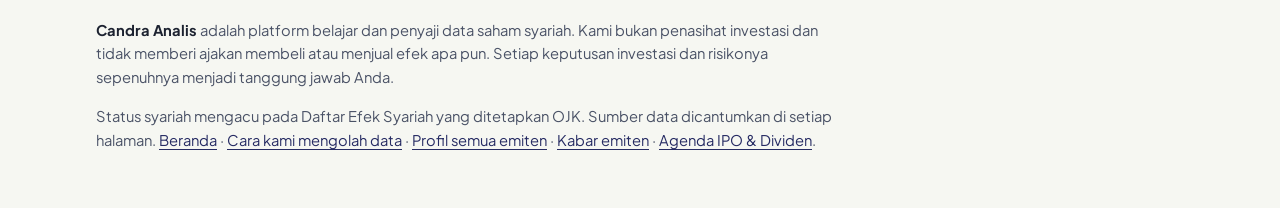
<file: pelajaran.html>
<!doctype html>
<html lang="id">
<head>
  <meta charset="utf-8">
  <meta name="viewport" content="width=device-width, initial-scale=1">
  <title>Pelajaran · Candra Analis</title>
  <meta name="description" content="Pelajaran saham syariah untuk pemula di Candra Analis.">
  <meta name="theme-color" content="#1b1f4b">
  <link rel="icon" href="assets/logo.svg" type="image/svg+xml">
  <link rel="preconnect" href="https://fonts.googleapis.com">
  <link rel="preconnect" href="https://fonts.gstatic.com" crossorigin>
  <link href="https://fonts.googleapis.com/css2?family=Plus+Jakarta+Sans:wght@400;500;600;700;800&display=swap" rel="stylesheet">
  <link rel="stylesheet" href="assets/styles.css">
</head>
<body>
  <a class="lompat" href="#isi">Langsung ke isi</a>

  <header class="kepala">
    <div class="wadah">
      <a class="merek" href="index.html" aria-label="Candra Analis, beranda">
        <svg viewBox="0 0 32 32" aria-hidden="true"><path fill="#e9c46a" d="M20.5 3.5A13 13 0 1 0 28.4 25 11 11 0 1 1 20.5 3.5z"/></svg>
        Candra Analis
      </a>
      <nav class="nav" aria-label="Menu utama">
        <a href="belajar.html">Belajar</a>
        <a href="peringkat.html">Peringkat</a>
        <a href="radar.html">Radar Risiko</a>
        <a href="agenda.html">Agenda</a>
        <a href="asisten.html">Asisten AI</a>
      </nav>
    </div>
  </header>

  <main id="isi" tabindex="-1">
    <section class="judul-halaman">
      <div class="wadah">
        <h1 id="judul-pelajaran">Memuat pelajaran</h1>
        <p id="sub-pelajaran">&nbsp;</p>
      </div>
    </section>
    <section class="bagian">
      <div class="wadah">
        <article class="artikel" id="isi-pelajaran"></article>
      </div>
    </section>
  </main>

  <footer class="kaki">
    <div class="wadah">
      <p><strong>Candra Analis</strong> adalah platform belajar dan penyaji data saham syariah. Kami bukan penasihat investasi dan tidak memberi ajakan membeli atau menjual efek apa pun. Setiap keputusan investasi dan risikonya sepenuhnya menjadi tanggung jawab Anda.</p>
      <p>Status syariah mengacu pada Daftar Efek Syariah yang ditetapkan OJK. Sumber data dicantumkan di setiap halaman. <a href="index.html">Beranda</a> · <a href="metodologi.html">Cara kami mengolah data</a> · <a href="emiten.html">Profil semua emiten</a> · <a href="kabar.html">Kabar emiten</a> · <a href="agenda.html">Agenda IPO &amp; Dividen</a>.</p>
    </div>
  </footer>

  <script src="data/modul.js"></script>
  <script src="data/emiten-asli.js"></script>
  <script src="data/agenda.js"></script>
  <script src="data/istilah.js"></script>
  <script src="assets/app.js"></script>
</body>
</html>
</file>
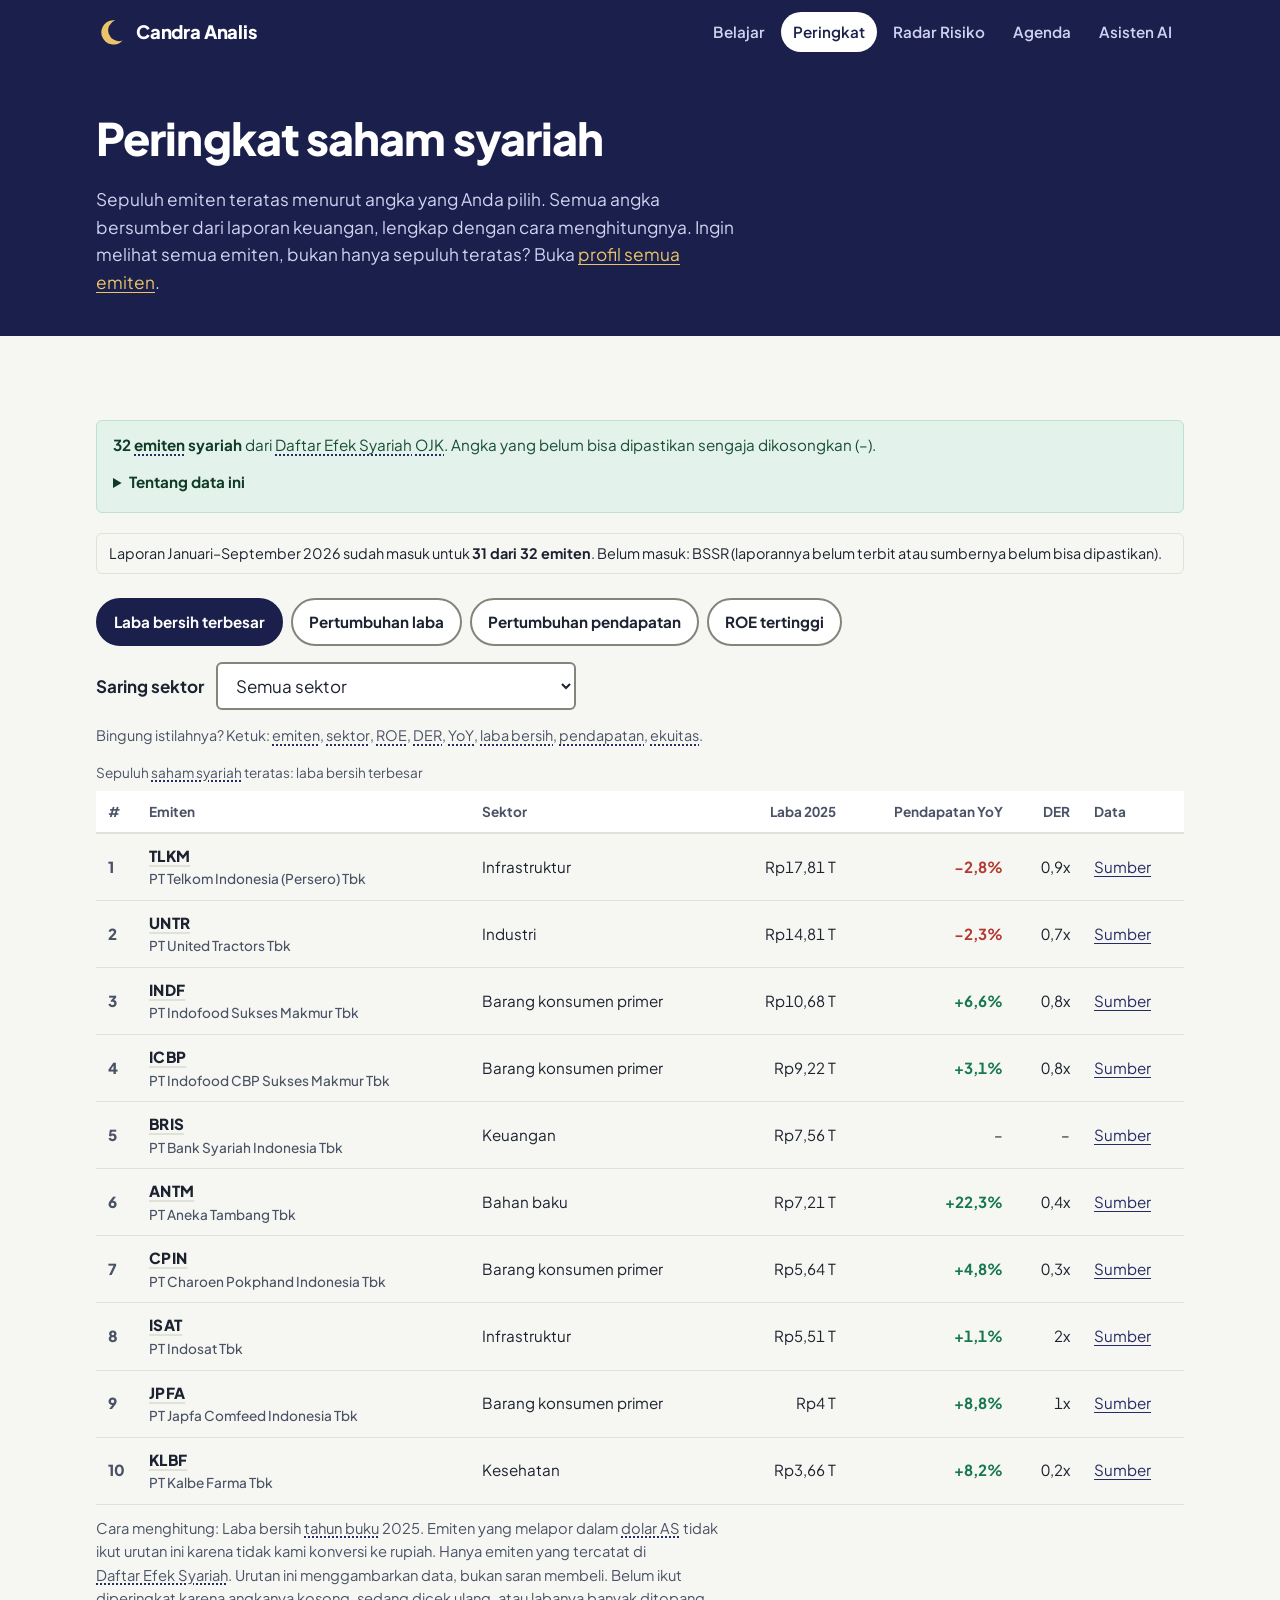
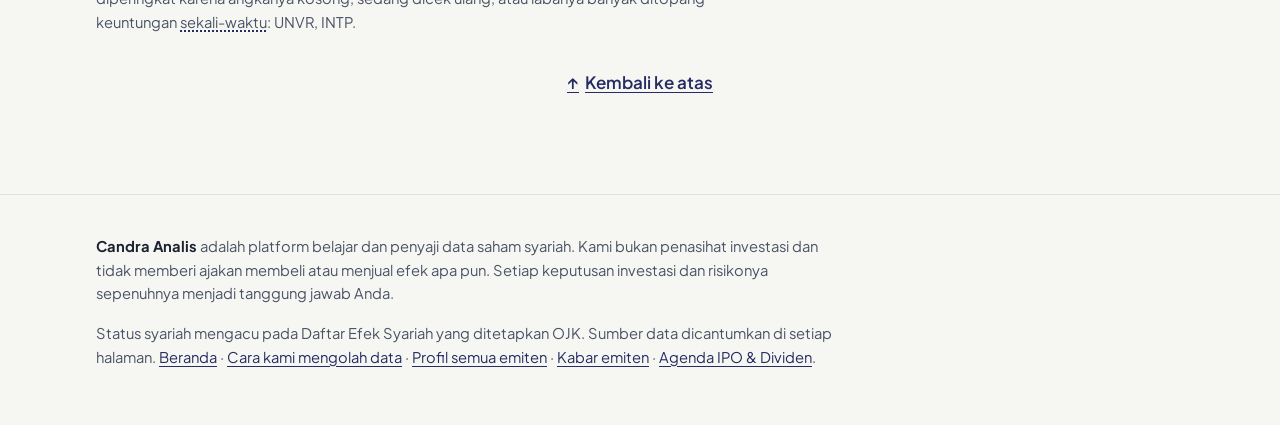
<file: peringkat.html>
<!doctype html>
<html lang="id">
<head>
  <meta charset="utf-8">
  <meta name="viewport" content="width=device-width, initial-scale=1">
  <title>Peringkat saham syariah · Candra Analis</title>
  <meta name="description" content="Peringkat sepuluh saham syariah berdasarkan laba bersih, dividend yield, pertumbuhan pendapatan, dan ROE.">
  <meta name="theme-color" content="#1b1f4b">
  <link rel="icon" href="assets/logo.svg" type="image/svg+xml">
  <link rel="preconnect" href="https://fonts.googleapis.com">
  <link rel="preconnect" href="https://fonts.gstatic.com" crossorigin>
  <link href="https://fonts.googleapis.com/css2?family=Plus+Jakarta+Sans:wght@400;500;600;700;800&display=swap" rel="stylesheet">
  <link rel="stylesheet" href="assets/styles.css">
</head>
<body>
  <a class="lompat" href="#isi">Langsung ke isi</a>

  <header class="kepala">
    <div class="wadah">
      <a class="merek" href="index.html" aria-label="Candra Analis, beranda">
        <svg viewBox="0 0 32 32" aria-hidden="true"><path fill="#e9c46a" d="M20.5 3.5A13 13 0 1 0 28.4 25 11 11 0 1 1 20.5 3.5z"/></svg>
        Candra Analis
      </a>
      <nav class="nav" aria-label="Menu utama">
        <a href="belajar.html">Belajar</a>
        <a href="peringkat.html">Peringkat</a>
        <a href="radar.html">Radar Risiko</a>
        <a href="agenda.html">Agenda</a>
        <a href="asisten.html">Asisten AI</a>
      </nav>
    </div>
  </header>

  <main id="isi" tabindex="-1">
    <section class="judul-halaman">
      <div class="wadah">
        <h1>Peringkat saham syariah</h1>
        <p>Sepuluh emiten teratas menurut angka yang Anda pilih. Semua angka bersumber dari laporan keuangan, lengkap dengan cara menghitungnya. Ingin melihat semua emiten, bukan hanya sepuluh teratas? Buka <a href="emiten.html">profil semua emiten</a>.</p>
      </div>
    </section>
    <section class="bagian">
      <div class="wadah">
        <div id="pita"></div>
        <div id="peringkat"></div>
        <p class="ke-atas-baris"><a class="ke-atas" href="#isi">Kembali ke atas</a></p>
      </div>
    </section>
  </main>

  <footer class="kaki">
    <div class="wadah">
      <p><strong>Candra Analis</strong> adalah platform belajar dan penyaji data saham syariah. Kami bukan penasihat investasi dan tidak memberi ajakan membeli atau menjual efek apa pun. Setiap keputusan investasi dan risikonya sepenuhnya menjadi tanggung jawab Anda.</p>
      <p>Status syariah mengacu pada Daftar Efek Syariah yang ditetapkan OJK. Sumber data dicantumkan di setiap halaman. <a href="index.html">Beranda</a> · <a href="metodologi.html">Cara kami mengolah data</a> · <a href="emiten.html">Profil semua emiten</a> · <a href="kabar.html">Kabar emiten</a> · <a href="agenda.html">Agenda IPO &amp; Dividen</a>.</p>
    </div>
  </footer>

  <script src="data/modul.js"></script>
  <script src="data/emiten-asli.js"></script>
  <script src="data/agenda.js"></script>
  <script src="data/istilah.js"></script>
  <script src="assets/app.js"></script>
</body>
</html>
</file>
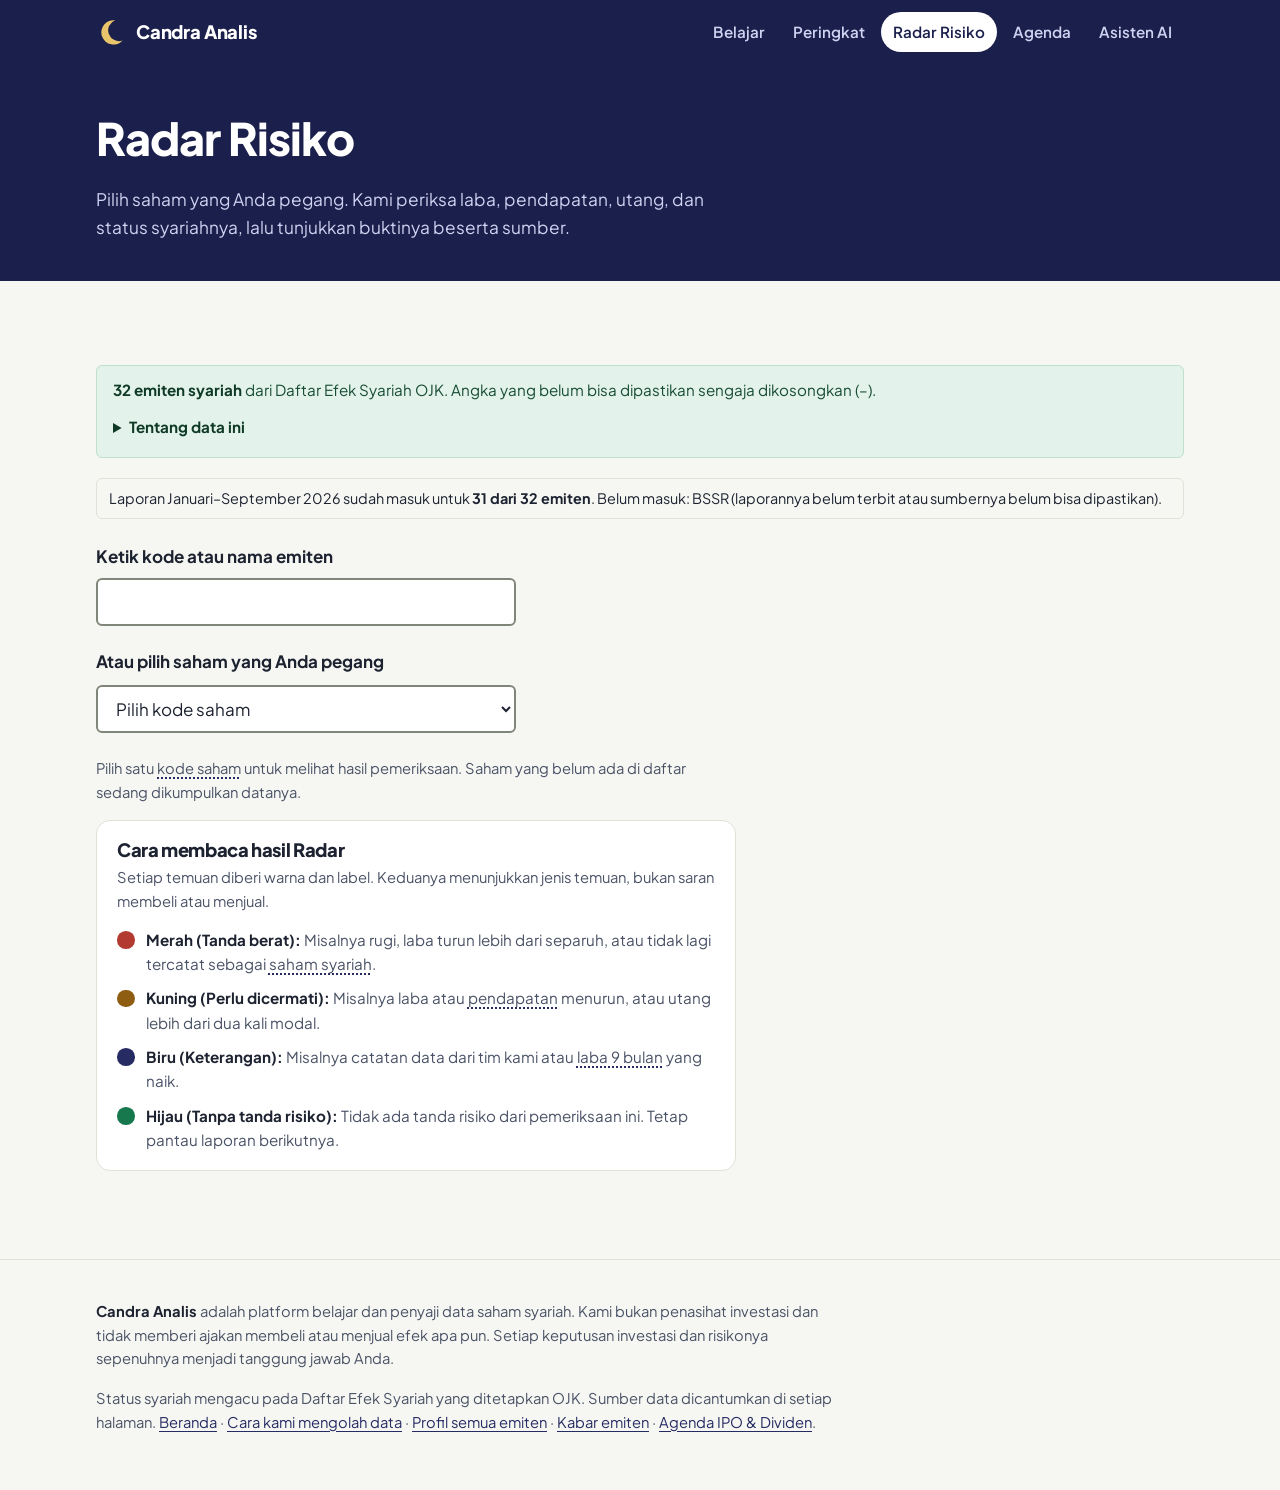
<file: radar.html>
<!doctype html>
<html lang="id">
<head>
  <meta charset="utf-8">
  <meta name="viewport" content="width=device-width, initial-scale=1">
  <title>Radar Risiko · Candra Analis</title>
  <meta name="description" content="Periksa tanda risiko saham yang Anda pegang: laba, pendapatan, utang, dan status syariah, lengkap dengan bukti dan sumbernya.">
  <meta name="theme-color" content="#1b1f4b">
  <link rel="icon" href="assets/logo.svg" type="image/svg+xml">
  <link rel="preconnect" href="https://fonts.googleapis.com">
  <link rel="preconnect" href="https://fonts.gstatic.com" crossorigin>
  <link href="https://fonts.googleapis.com/css2?family=Plus+Jakarta+Sans:wght@400;500;600;700;800&display=swap" rel="stylesheet">
  <link rel="stylesheet" href="assets/styles.css">
</head>
<body>
  <a class="lompat" href="#isi">Langsung ke isi</a>

  <header class="kepala">
    <div class="wadah">
      <a class="merek" href="index.html" aria-label="Candra Analis, beranda">
        <svg viewBox="0 0 32 32" aria-hidden="true"><path fill="#e9c46a" d="M20.5 3.5A13 13 0 1 0 28.4 25 11 11 0 1 1 20.5 3.5z"/></svg>
        Candra Analis
      </a>
      <nav class="nav" aria-label="Menu utama">
        <a href="belajar.html">Belajar</a>
        <a href="peringkat.html">Peringkat</a>
        <a href="radar.html">Radar Risiko</a>
        <a href="agenda.html">Agenda</a>
        <a href="asisten.html">Asisten AI</a>
      </nav>
    </div>
  </header>

  <main id="isi" tabindex="-1">
    <section class="judul-halaman">
      <div class="wadah">
        <h1>Radar Risiko</h1>
        <p>Pilih saham yang Anda pegang. Kami periksa laba, pendapatan, utang, dan status syariahnya, lalu tunjukkan buktinya beserta sumber.</p>
      </div>
    </section>
    <section class="bagian">
      <div class="wadah">
        <div id="pita"></div>
        <div id="radar"></div>
      </div>
    </section>
  </main>

  <footer class="kaki">
    <div class="wadah">
      <p><strong>Candra Analis</strong> adalah platform belajar dan penyaji data saham syariah. Kami bukan penasihat investasi dan tidak memberi ajakan membeli atau menjual efek apa pun. Setiap keputusan investasi dan risikonya sepenuhnya menjadi tanggung jawab Anda.</p>
      <p>Status syariah mengacu pada Daftar Efek Syariah yang ditetapkan OJK. Sumber data dicantumkan di setiap halaman. <a href="index.html">Beranda</a> · <a href="metodologi.html">Cara kami mengolah data</a> · <a href="emiten.html">Profil semua emiten</a> · <a href="kabar.html">Kabar emiten</a> · <a href="agenda.html">Agenda IPO &amp; Dividen</a>.</p>
    </div>
  </footer>

  <script src="data/modul.js"></script>
  <script src="data/emiten-asli.js"></script>
  <script src="data/agenda.js"></script>
  <script src="data/istilah.js"></script>
  <script src="assets/app.js"></script>
</body>
</html>
</file>
<file: assets/styles.css>
/* Candra Analis — gaya dasar
   Tim Dewi (UI & Animasi). Satu momen animasi di beranda, sisanya tenang. */

:root {
  --malam: #1b1f4b;      /* langit malam, hero & header */
  --malam-2: #262b63;
  --kertas: #f6f7f2;     /* latar halaman */
  --putih: #ffffff;
  --tinta: #1c2230;      /* teks utama */
  --tinta-2: #4a5266;    /* teks sekunder */
  --garis: #dfe2d8;
  --garis-kontrol: #80867a; /* garis tepi kotak isian, tab & chip: ≥3:1 terhadap kertas & kartu (Dewi, 18 Nov, WCAG 1.4.11) */
  --naik: #17784e;       /* indikator naik (digelapkan 1 Nov agar kontras ≥4,5:1) */
  --naik-muda: #e3f2ea;
  --turun: #b23a31;      /* indikator turun / risiko */
  --turun-muda: #f9e6e4;
  --waspada: #8f5d12;
  --waspada-muda: #fbf0dc;
  --bulan: #e9c46a;      /* khusus logo bulan */
  --fokus: var(--malam-2); /* garis fokus keyboard di atas kertas/kartu (Dewi, 17 Nov: kuning di atas putih hanya 1,55:1) */
  --aksen: var(--malam-2); /* tautan & aksen di atas kertas/kartu */
  --hover-baris: #f0f2ea;
  --sorot-istilah: #eef0fb;
  --demo-garis: #ecd3a3; --demo-teks: #6b4a12; --demo-tebal: #4d340a;
  --sumber-garis: #bfe0cd; --sumber-teks: #174d35; --sumber-tebal: #0f3a27;
  --bayangan: rgba(27, 31, 75, .18);

  --font: "Plus Jakarta Sans", system-ui, -apple-system, "Segoe UI", sans-serif;
  --ukuran-dasar: 1.0625rem;
  --lebar: 72rem;
  --lebar-teks: 40rem;
  --radius-kecil: 6px;
  --radius: 14px;
}

/* Mode gelap mengikuti pengaturan HP/komputer (IDE.md #13, Dewi). Tanpa tombol, tanpa simpanan.
   Kepala halaman & hero tetap biru malam; kertas & kartu menjadi gelap. Kontras teks min. 4,5:1 (dicek Nina). */
@media (prefers-color-scheme: dark) {
  :root {
    color-scheme: dark;
    --kertas: #11131c;
    --putih: #1a1d2a;
    --tinta: #e8eaf0;
    --tinta-2: #b4bacb;
    --garis: #353a4e;
    --garis-kontrol: #6b7290;
    --naik: #4cc38a;
    --naik-muda: #13291e;
    --turun: #f2857b;
    --turun-muda: #331a19;
    --waspada: #e5a84a;
    --waspada-muda: #31260f;
    --aksen: #a9b1ff;
    --fokus: var(--bulan);
    --hover-baris: #232738;
    --sorot-istilah: #262b45;
    --demo-garis: #6b5320; --demo-teks: #f0d9a8; --demo-tebal: #fbe9c4;
    --sumber-garis: #2d5a41; --sumber-teks: #bfe8d0; --sumber-tebal: #dff5e8;
    --bayangan: rgba(0, 0, 0, .5);
  }
  /* Tinjauan Kirana: tombol terpilih diberi garis aksen agar beda jelas dari tombol lain di latar gelap */
  .tab[aria-selected="true"], .agenda-saring-tombol[aria-pressed="true"] { border-color: var(--aksen); }
}

*,
*::before,
*::after { box-sizing: border-box; }

html { -webkit-text-size-adjust: 100%; }

body {
  margin: 0;
  background: var(--kertas);
  color: var(--tinta);
  font-family: var(--font);
  font-size: var(--ukuran-dasar);
  line-height: 1.6;
}

img, svg { display: block; max-width: 100%; }

a { color: var(--aksen); text-underline-offset: 3px; }
a:hover { color: var(--naik); }

:focus-visible {
  outline: 3px solid var(--fokus);
  outline-offset: 2px;
  border-radius: 4px;
}

h1, h2, h3 { line-height: 1.15; margin: 0 0 .5em; letter-spacing: -0.02em; }
h1 { font-size: clamp(2.1rem, 5.5vw, 3.6rem); font-weight: 800; }
h2 { font-size: clamp(1.6rem, 3.4vw, 2.3rem); font-weight: 800; }
h3 { font-size: 1.2rem; font-weight: 700; letter-spacing: -0.01em; }
p { margin: 0 0 1em; }

.wadah { max-width: var(--lebar); margin: 0 auto; padding: 0 16px; }
@media (min-width: 720px) { .wadah { padding: 0 32px; } }

.lompat {
  position: absolute; left: -999px; top: 8px;
  background: var(--bulan); color: var(--malam); padding: 8px 12px; z-index: 10; /* --malam tetap gelap di mode gelap (Dewi, 11 Nov) */
}
.lompat:focus { left: 8px; }
/* Dewi & Nina (17 Nov 18.xx, WCAG 1.4.13): tautan lompat yang muncul saat difokus bisa disembunyikan dengan Escape; fokus tetap di tempat. */
.lompat.lompat-tutup:focus { left: -999px; }
/* 404.html tanpa JavaScript: saat difokus tautan lompat ikut alur halaman (mendorong isi ke bawah), jadi tidak menutupi apa pun. */
.lompat[data-geser]:focus { position: static; display: block; }
/* Di bagian biru malam (kepala, hero, judul halaman, panel gelap) garis fokus tetap kuning bulan (Dewi, 17 Nov). */
.kepala :focus-visible, .hero :focus-visible, .judul-halaman :focus-visible, .panel-gelap :focus-visible, .lompat:focus-visible { outline-color: var(--bulan); }
/* Dewi (18 Nov 08.xx): di 404 tautan lompat ikut alur di atas latar halaman (bukan biru malam), jadi garis kuning hanya 1,55:1
   di mode terang. Di sana garis fokus memakai warna teks halaman. */
.lompat[data-geser]:focus-visible { outline-color: var(--tinta); }
/* Dewi & Nina (19 Nov 10.xx, WCAG 2.4.1): <main tabindex="-1"> menerima fokus sungguhan setelah "Langsung ke isi", jadi pembaca
   layar langsung membaca isi. main bukan kontrol, jadi tanpa garis fokus (Tab berikutnya tetap bergaris di elemen pertama isi). */
main[tabindex="-1"]:focus { outline: none; }

/* ---------- Header ---------- */
.kepala {
  background: var(--malam);
  color: #fff;
}
.kepala .wadah {
  display: flex; align-items: center; justify-content: space-between;
  gap: 16px; min-height: 64px; flex-wrap: wrap;
}
.merek {
  display: flex; align-items: center; gap: 10px;
  color: #fff; text-decoration: none; font-weight: 800; font-size: 1.15rem;
  letter-spacing: -0.01em;
}
.merek:hover { color: #fff; }
.merek svg { width: 30px; height: 30px; }
.nav { display: flex; gap: 4px; flex-wrap: wrap; }
.nav a {
  color: #cfd3f2; text-decoration: none; font-weight: 600; font-size: .95rem;
  padding: 8px 12px; border-radius: 999px;
}
.nav a:hover { color: #fff; background: var(--malam-2); }
.nav a[aria-current="page"] { color: var(--malam); background: #fff; }
/* Garis fokus tidak menimpa tombol menu tetangga yang putih (jarak antartombol 4px; Dewi, 17 Nov) */
.nav a:focus-visible { outline-offset: 0; }

/* ---------- Hero (beranda) ---------- */
.hero {
  background: var(--malam);
  color: #fff;
  overflow: hidden;
  position: relative;
}
.hero .wadah {
  display: grid; gap: 24px; padding-top: 48px; padding-bottom: 0;
}
@media (min-width: 900px) {
  .hero .wadah { grid-template-columns: 1.05fr 1fr; align-items: end; padding-top: 72px; }
}
.hero-teks { padding-bottom: 48px; max-width: 34rem; }
.hero-teks p { color: #cfd3f2; font-size: 1.15rem; }
.hero-teks h1 { color: #fff; }

.tombol-baris { display: flex; gap: 12px; flex-wrap: wrap; margin-top: 28px; }
.tombol {
  display: inline-flex; align-items: center; justify-content: center;
  min-height: 48px; padding: 0 22px; border-radius: 999px;
  font-weight: 700; font-size: 1rem; text-decoration: none;
  border: 2px solid transparent; cursor: pointer; font-family: inherit;
}
.tombol-utama { background: var(--bulan); color: var(--malam); }
.tombol-utama:hover { background: #f2d488; color: var(--malam); }
.tombol-garis { border-color: #7b82d6; /* ≥3:1 di atas biru malam (Dewi, 18 Nov, WCAG 1.4.11; dulu #4b51a0 = 2,22:1) */ color: #fff; background: transparent; }
.tombol-garis:hover { border-color: #fff; color: #fff; }
/* Lanjutkan belajar di beranda (Arif & Dewi, IDE.md #9) */
.lanjutkan { margin-top: 20px; padding: 14px 16px; border: 1px solid #4b51a0; border-radius: var(--radius-kecil); background: rgba(255,255,255,.04); }
.lanjutkan[hidden] { display: none; }
.hero-teks .lanjutkan p { margin: 0 0 10px; font-size: 1rem; color: #cfd3f2; }
.hero-teks .lanjutkan strong { color: #fff; }
.lanjutkan .tombol { flex-direction: column; align-items: flex-start; justify-content: center; text-align: left; max-width: 100%; padding: 8px 22px; border-radius: 16px; }
.lanjutkan-judul { display: block; font-weight: 500; font-size: .92rem; }
.hero-teks .lanjutkan .lanjutkan-tamat { margin: 0; }
.lanjutkan-tamat a { color: var(--bulan); }
.tombol-gelap { background: var(--malam); color: #fff; }
.tombol-gelap:hover { background: var(--malam-2); color: #fff; }

/* Langit: bulan sabit terbit di atas cakrawala candlestick */
.langit { position: relative; width: 100%; aspect-ratio: 6 / 5; max-height: 460px; align-self: end; }
.langit svg { width: 100%; height: 100%; }
.bintang circle { fill: #fff; opacity: .55; }
.bulan-grup { transform-origin: 300px 150px; }
.lilin rect { transform-box: fill-box; transform-origin: bottom; }

@media (prefers-reduced-motion: no-preference) {
  .bulan-grup { animation: terbit 1.8s cubic-bezier(.2,.7,.2,1) both; }
  .lilin rect { animation: tumbuh .7s cubic-bezier(.3,.8,.3,1) both; }
  .lilin .sumbu { animation: muncul .5s ease both; }
  /* Dewi & Nina (18 Nov 19.xx, WCAG 2.2.2): bintang dulu berkedip tanpa henti. Kini dua kali kedip lalu diam
     di terang semula (.55); selesai paling lambat 4 detik setelah halaman dibuka, jadi tidak perlu tombol jeda. */
  .bintang circle { animation: kedip-bintang 1.6s ease-in-out 2; }
  .bintang circle:nth-child(2n) { animation-delay: .4s; }
  .bintang circle:nth-child(3n) { animation-delay: .8s; }
}
@keyframes kedip-bintang { 0%, 100% { opacity: .55; } 50% { opacity: .2; } }
@keyframes terbit { from { transform: translateY(140px); opacity: 0; } to { transform: none; opacity: 1; } }
@keyframes tumbuh { from { transform: scaleY(0); } to { transform: scaleY(1); } }
@keyframes muncul { from { opacity: 0; } to { opacity: 1; } }
@keyframes kedip { from { opacity: .2; } to { opacity: .75; } }

/* ---------- Bagian umum ---------- */
.bagian { padding: 64px 0; }
.bagian + .bagian { padding-top: 0; }
.pengantar { max-width: var(--lebar-teks); color: var(--tinta-2); font-size: 1.1rem; }

/* Jalur belajar: memang berurutan, jadi pakai nomor */
.jalur {
  list-style: none; padding: 0; margin: 32px 0 0;
  display: grid; gap: 0;
  border-left: 3px solid var(--garis);
}
.jalur li { position: relative; padding: 0 0 28px 28px; }
.jalur li:last-child { padding-bottom: 0; }
.jalur li::before {
  /* Dewi & Nina (19 Nov, WCAG 1.1.1): nomor/✓ hanya hiasan; urutan sudah dibacakan oleh <ol> dan "Selesai" tertulis di judul */
  content: attr(data-no);
  content: attr(data-no) / "";
  position: absolute; left: -17px; top: 0;
  width: 31px; height: 31px; border-radius: 50%;
  background: var(--kertas); border: 3px solid var(--naik);
  color: var(--naik); font-weight: 800; font-size: .85rem;
  display: grid; place-items: center;
}
.jalur h3 { margin-bottom: .25em; }
/* Dewi (18 Nov, WCAG 1.4.1): judul pelajaran selalu bergaris bawah tipis agar terlihat bisa diketuk tanpa bergantung warna */
.jalur h3 a { color: var(--tinta); text-decoration: underline; text-decoration-thickness: 1px; text-decoration-color: var(--garis-kontrol); }
.jalur h3 a:hover { color: var(--naik); text-decoration-color: currentColor; text-decoration-thickness: 2px; }
.jalur p { color: var(--tinta-2); margin: 0; max-width: var(--lebar-teks); }
.jalur .durasi { font-size: .88rem; color: var(--tinta-2); }
/* Penanda kemajuan belajar (Arif & Dewi) */
.jalur li.selesai::before { background: var(--naik); color: var(--putih); }
.label-selesai { display: inline-block; margin-left: 8px; padding: 2px 8px; border-radius: 999px; background: var(--naik-muda); color: var(--naik); font-size: .78rem; font-weight: 700; vertical-align: middle; }
.kemajuan { margin: 24px 0 0; padding: 12px 14px; background: var(--putih); border: 1px solid var(--garis); border-radius: var(--radius-kecil); }
.kemajuan-catatan { display: block; color: var(--tinta-2); font-size: .9rem; }
.tandai-selesai { margin: 28px 0 0; padding: 18px 20px; border: 1px solid var(--garis); border-radius: var(--radius); background: var(--putih); }
.tandai-ajak { margin: 0 0 10px; font-weight: 700; }
.tombol-tandai { background: var(--malam); color: #fff; }
.tombol-tandai[aria-pressed="true"] { background: var(--naik); border-color: var(--naik); color: var(--putih); }
.tandai-info { margin: 10px 0 0; color: var(--tinta-2); font-size: .95rem; }


/* Tiga alat utama di beranda — sengaja tidak seragam */
.alat {
  display: grid; gap: 20px; margin-top: 32px;
}
@media (min-width: 860px) {
  .alat { grid-template-columns: 1.4fr 1fr; grid-template-rows: auto auto; }
  .alat > :first-child { grid-row: span 2; }
}
.panel {
  background: var(--putih);
  border: 1px solid var(--garis);
  border-radius: var(--radius);
  padding: 24px;
}
.panel h3 { margin-bottom: .4em; }
.panel p { color: var(--tinta-2); }
.panel-gelap { background: var(--malam); border-color: var(--malam); color: #fff; }
/* Istilah hari ini di beranda (Arif & Dewi, IDE.md #15) */
.bagian-istilah { padding-top: 40px; padding-bottom: 0; }
.bagian-istilah[hidden] { display: none; }
.bagian-istilah:not([hidden]) + .bagian { padding-top: 48px; }
.bagian-istilah[hidden] + .bagian { padding-top: 64px; }
.kartu-istilah-hari { max-width: var(--lebar-teks); border-left: 4px solid var(--bulan); }
.kartu-istilah-hari h2 { font-size: 1.35rem; margin: 0 0 .35em; }
.kartu-istilah-hari p { margin: 0 0 .6em; }
.kartu-istilah-hari .label-istilah-hari { font-size: .85rem; font-weight: 700; letter-spacing: .04em; text-transform: uppercase; color: var(--tinta-2); margin-bottom: .3em; }
.kartu-istilah-hari .tautan-istilah-hari a { color: var(--aksen); font-weight: 600; }
.kartu-istilah-hari .catatan-istilah-hari { font-size: .88rem; margin: 0; }
.panel-gelap p { color: #cfd3f2; }

/* Tabel mini & tabel peringkat */
.tabel-wadah { overflow-x: auto; -webkit-overflow-scrolling: touch; }
table { width: 100%; border-collapse: collapse; font-size: .95rem; }
th, td { text-align: left; padding: 10px 12px; border-bottom: 1px solid var(--garis); white-space: nowrap; }
th { font-size: .85rem; color: var(--tinta-2); font-weight: 700; }
td.angka, th.angka { text-align: right; font-variant-numeric: tabular-nums; }
tbody tr:hover { background: var(--hover-baris); }
.kode { font-weight: 800; letter-spacing: .02em; }
.nama-emiten { display: block; font-size: .85rem; color: var(--tinta-2); font-weight: 500; }
.peringkat-no { font-weight: 800; color: var(--tinta-2); width: 3ch; }
.naik { color: var(--naik); font-weight: 700; }
.turun { color: var(--turun); font-weight: 700; }

/* Pita peringatan data contoh */
.pita-demo {
  background: var(--waspada-muda);
  border: 1px solid var(--demo-garis);
  color: var(--demo-teks);
  border-radius: var(--radius-kecil);
  padding: 12px 16px; font-size: .95rem; margin: 20px 0;
}
.pita-demo strong { color: var(--demo-tebal); }

/* Tab pilihan peringkat */
.tab-baris { display: flex; gap: 8px; flex-wrap: wrap; margin: 24px 0 16px; }
.tab {
  font: inherit; font-weight: 700; font-size: .95rem;
  padding: 10px 16px; border-radius: 999px; cursor: pointer;
  border: 2px solid var(--garis-kontrol); background: var(--putih); color: var(--tinta);
}
.tab:hover { border-color: var(--aksen); }
.tab[aria-selected="true"] { background: var(--malam); border-color: var(--malam); color: #fff; }

/* HP: tombol pilihan jadi kisi 2×2 dan menu atas muat satu baris (Dewi, usulan Kirana #2) */
@media (max-width: 600px) {
  .tab-baris { display: grid; grid-template-columns: 1fr 1fr; gap: 8px; margin: 16px 0 12px; }
  .tab { font-size: .88rem; line-height: 1.25; padding: 8px 10px; min-height: 48px; text-align: center; }
  .kepala .wadah { gap: 4px 16px; padding-top: 8px; padding-bottom: 8px; }
  /* Boleh turun baris bila tidak muat (mis. pengguna memperlebar jarak huruf, WCAG 1.4.12); biasanya tetap satu baris (Dewi, 17 Nov 15.xx) */
  .nav { gap: 2px; flex-wrap: wrap; margin: 0 -8px; }
  /* 5 tautan sejak Agenda masuk menu (Dewi, 19 Nov): huruf & jarak dikecilkan sedikit agar tetap satu baris di 390px */
  .nav a { font-size: .8rem; padding: 8px 6px; white-space: nowrap; }
  /* Jarak antartombol hanya 2px: garis fokus digambar di dalam tombol agar tidak menimpa tetangga (Dewi, 17 Nov) */
  .nav a:focus-visible { outline-offset: -3px; }
  .nav a[aria-current="page"]:focus-visible { outline-color: var(--malam); }
  .bagian { padding: 32px 0; }
}

.catatan-metode { font-size: .92rem; color: var(--tinta-2); max-width: var(--lebar-teks); }
/* Arif & Dewi (16 Nov, IDE.md #33): baris kesegaran data di bawah judul profil */
.kesegaran-data { font-size: .92rem; color: var(--tinta-2); max-width: var(--lebar-teks); margin: 0 0 .75rem; overflow-wrap: anywhere; }

/* Saring sektor di Peringkat (Arif, IDE.md #11) */
.saring-sektor { display: flex; flex-wrap: wrap; align-items: center; gap: 8px 12px; margin: 0 0 12px; }
.saring-sektor label { font-weight: 700; }
.saring-sektor select {
  font: inherit; min-height: 48px; padding: 0 14px; border-radius: var(--radius-kecil);
  border: 2px solid var(--garis-kontrol); background: var(--putih); color: var(--tinta); flex: 1 1 220px; max-width: 360px; min-width: 0;
}
.saring-ket { width: 100%; margin: 0; font-size: .9rem; color: var(--tinta-2); }


/* Kamus istilah di halaman Belajar (Arif + Dewi, IDE.md #22) */
.kamus { max-width: var(--lebar-teks); }
.cari-kamus { display: flex; flex-wrap: wrap; align-items: center; gap: 8px 12px; margin: 0 0 8px; }
.cari-kamus label { font-weight: 700; }
.cari-kamus input {
  font: inherit; min-height: 48px; padding: 0 14px; border-radius: var(--radius-kecil);
  border: 2px solid var(--garis-kontrol); background: var(--putih); color: var(--tinta); flex: 1 1 220px; max-width: 360px; min-width: 0;
}
.info-kamus { margin: 0 0 12px; font-size: .9rem; color: var(--tinta-2); }
.daftar-kamus { margin: 0; }
.daftar-kamus dt { font-weight: 700; margin-top: 1em; padding-top: .9em; border-top: 1px solid var(--garis); overflow-wrap: anywhere; }
.daftar-kamus dt:first-child { margin-top: 0; padding-top: 0; border-top: 0; }
.daftar-kamus dd { margin: .3em 0 0; }
.daftar-kamus dd p { margin: 0 0 .35em; }
.tautan-kamus { font-size: .92rem; }
.tautan-kamus a { color: var(--aksen); font-weight: 600; }
.kosong-kamus { color: var(--tinta-2); }

/* Radar risiko */
.radar-form { display: flex; gap: 10px; flex-wrap: wrap; margin: 24px 0; }
.radar-form label { width: 100%; font-weight: 700; }
.radar-form select {
  font: inherit; min-height: 48px; padding: 0 14px; border-radius: var(--radius-kecil);
  border: 2px solid var(--garis-kontrol); background: var(--putih); color: var(--tinta); min-width: 0; flex: 1 1 240px; max-width: 420px;
}
.sinyal-daftar { list-style: none; padding: 0; margin: 0; display: grid; gap: 12px; }
.sinyal {
  background: var(--putih); border: 1px solid var(--garis); border-left-width: 6px;
  border-radius: var(--radius-kecil); padding: 16px 18px;
}
.sinyal h4 { margin: 0 0 .3em; font-size: 1.05rem; }
.sinyal p { margin: 0; color: var(--tinta-2); font-size: .97rem; }
.sinyal .bukti { margin-top: 8px; font-size: .9rem; }
.sinyal-tinggi { border-left-color: var(--turun); }
.sinyal-tinggi h4 { color: var(--turun); }
.sinyal-sedang { border-left-color: var(--waspada); }
.sinyal-sedang h4 { color: var(--waspada); }
.sinyal-aman { border-left-color: var(--naik); }
.sinyal-aman h4 { color: var(--naik); }
@media (prefers-reduced-motion: no-preference) {
  .sinyal { animation: muncul .35s ease both; }
}

/* Halaman pelajaran */
.artikel { max-width: var(--lebar-teks); }
.artikel h2 { font-size: 1.5rem; margin-top: 1.8em; }
.artikel ul, .artikel ol { padding-left: 1.3em; }
.artikel li { margin-bottom: .4em; }
/* Sari, Laras & Dewi (25 Nov 18.xx, IDE.md #57): butir bertanda huruf (a., b.) tanpa titik bulat ganda */
.artikel ul.butir-huruf { list-style: none; padding-left: .6em; margin-top: .4em; }
.kotak-rumus {
  background: var(--putih); border: 1px solid var(--garis); border-radius: var(--radius-kecil);
  padding: 14px 16px; margin: 0 0 1em; font-variant-numeric: tabular-nums;
}
/* Dewi + Laras (26 Nov 2026, IDE.md #64): Lembar rumus di belajar.html, satu kolom di HP, dua kolom di layar lebar */
.lembar-rumus { list-style: none; padding: 0; margin: 1em 0 0; display: grid; gap: 16px; grid-template-columns: repeat(auto-fill, minmax(min(100%, 340px), 1fr)); }
.lembar-rumus li { min-width: 0; }
.lembar-rumus-nama { font-weight: 700; margin: 0 0 .4em; }
.lembar-rumus .kotak-rumus { margin-bottom: .5em; overflow-wrap: anywhere; }
.lembar-rumus-catatan { font-size: .95rem; color: var(--tinta-2); margin: 0 0 .5em; }
.kotak-penting {
  background: var(--naik-muda); border-radius: var(--radius-kecil);
  padding: 14px 16px; margin: 0 0 1em;
}
.navigasi-pelajaran {
  display: flex; justify-content: space-between; gap: 12px; flex-wrap: wrap;
  margin-top: 40px; padding-top: 20px; border-top: 1px solid var(--garis);
}
.navigasi-pelajaran a { font-weight: 700; }

/* Kuis akhir pelajaran (Laras & Dewi) */
.kuis {
  margin-top: 40px; padding: 20px 16px; background: var(--putih);
  border: 1px solid var(--garis); border-radius: var(--radius);
}
.kuis h2 { margin-top: 0; }
.kuis-pengantar { color: var(--tinta-2); font-size: .95rem; }
.kuis-soal { border: 0; padding: 0; margin: 0 0 22px; min-width: 0; }
.kuis-soal legend { font-weight: 700; padding: 0; margin-bottom: 8px; }
.kuis-pilihan { display: flex; align-items: flex-start; gap: 10px; }
.kuis-pilihan input { width: 20px; height: 20px; margin: 12px 0 0; flex: none; accent-color: var(--aksen); }
.kuis-pilihan label { flex: 1; min-height: 44px; padding: 10px 0; cursor: pointer; overflow-wrap: anywhere; }
.kuis-umpan { margin: 8px 0 0; padding: 10px 12px; border-radius: var(--radius-kecil); font-size: .95rem; }
.kuis-tepat { background: var(--naik-muda); border-left: 4px solid var(--naik); }
.kuis-salah { background: var(--turun-muda); border-left: 4px solid var(--turun); }
.kuis-kosong { background: var(--waspada-muda); border-left: 4px solid var(--waspada); }
.kuis-aksi { display: flex; gap: 12px; flex-wrap: wrap; }
.kuis-ulang, .kuis-ulang-salah { background: transparent; border-color: var(--aksen); color: var(--aksen); }
.kuis-ulang[hidden], .kuis-ulang-salah[hidden] { display: none; }
.kuis-pilihan[hidden] { display: none; }
.kuis-dilipat legend { margin-bottom: 0; }
.kuis-dilipat .kuis-umpan { margin-top: 6px; }
.kuis-hasil { font-weight: 700; margin: 14px 0 0; }

@media (min-width: 720px) { .kuis { padding: 24px 28px; } }
/* Latihan urutkan tanggal dividen (Arif + Laras + Dewi, 23 Nov 2026, IDE.md #52). Tanpa animasi. */
.latihan-urut { margin: 28px 0; }
.latihan-urut-daftar { list-style: none; padding: 0; margin: 0 0 16px; counter-reset: urut; }
.latihan-urut-baris { counter-increment: urut; }
.latihan-urut-nama::before { content: counter(urut) ". "; }
.latihan-urut-baris { display: flex; align-items: center; justify-content: space-between; gap: 8px 12px; flex-wrap: wrap; padding: 8px 0; border-bottom: 1px solid var(--garis); }
.latihan-urut-nama { flex: 1 1 10em; font-weight: 700; overflow-wrap: anywhere; }
.latihan-urut-aksi { display: flex; gap: 8px; }
.latihan-urut-tombol { min-height: 44px; min-width: 44px; padding: 8px 12px; background: transparent; border-color: var(--aksen); color: var(--aksen); }
.latihan-urut-tombol:disabled { opacity: .45; cursor: not-allowed; }
.latihan-urut-jelas { margin: 12px 0 0; padding-left: 1.4em; }
/* Latihan "Hitung modal untuk membeli saham" (Dewi, 25 Nov 2026) */
.latihan-modal { margin: 28px 0; }
.latihan-modal-isian .cari-kamus label { flex: 1 1 100%; }
.latihan-modal-isian .cari-kamus { margin-bottom: 12px; }
.latihan-modal-hasil { margin: 8px 0 12px; padding-left: 1.2em; overflow-wrap: anywhere; }
.latihan-modal-catatan { font-size: .9rem; color: var(--tinta-2); }
.latihan-lembar { margin: .75rem 0 0; font-size: .9rem; }
.latihan-porsi-hasil li { margin-bottom: 6px; }
.latihan-porsi-batang { display: inline-block; font-family: ui-monospace, Menlo, Consolas, monospace; letter-spacing: -1px; white-space: nowrap; max-width: 100%; overflow: hidden; vertical-align: middle; }
.latihan-urut-petunjuk { display: block; margin-top: 6px; font-weight: 400; }
.latihan-urut-jelas[hidden] { display: none; }

/* Judul halaman dalam */
.judul-halaman { background: var(--malam); color: #fff; padding: 48px 0 40px; }
.judul-halaman h1 { color: #fff; font-size: clamp(1.9rem, 4.5vw, 2.8rem); }
.judul-halaman p { color: #cfd3f2; max-width: var(--lebar-teks); margin: 0; font-size: 1.08rem; }
/* 19 Nov (Dewi): tautan di judul halaman berlatar malam (mis. "profil semua emiten" di Peringkat) wajib terang agar kontras. */
.judul-halaman p a { color: var(--bulan); text-decoration-thickness: 1px; text-underline-offset: 3px; }
.judul-halaman p a:hover { color: #fff; }

/* Kaki */
.kaki { border-top: 1px solid var(--garis); padding: 40px 0 56px; margin-top: 24px; font-size: .92rem; color: var(--tinta-2); }
.kaki .wadah { display: grid; gap: 16px; }
.kaki p { max-width: 46rem; margin: 0; }
.kaki strong { color: var(--tinta); }

/* Perbaikan QA (Nina): keterangan tabel & lebar di HP */
.keterangan-tabel { caption-side: top; text-align: left; font-size: .85rem; color: var(--tinta-2); padding-bottom: 8px; }
.alat > * { min-width: 0; }
.panel .tabel-wadah { margin: 0 -8px; }
@media (max-width: 480px) {
  .panel table .nama-emiten { white-space: normal; }
  .panel table td { white-space: normal; }
  .panel table td.angka { white-space: nowrap; }
}

/* Unduh modul & rujukan (tim Laras) */
.unduh { display: flex; gap: 20px; align-items: center; justify-content: space-between; flex-wrap: wrap; }
.unduh h2 { font-size: 1.5rem; margin-bottom: .3em; }
.unduh p { margin: 0; max-width: 34rem; }
.rujukan-kelompok { margin-top: 32px; }
.rujukan-kelompok h3 { margin-bottom: 12px; }
.rujukan-daftar { list-style: none; padding: 0; margin: 0; display: grid; gap: 0; border-top: 1px solid var(--garis); }
.rujukan-daftar li { padding: 14px 0; border-bottom: 1px solid var(--garis); }
@media (min-width: 720px) {
  .rujukan-daftar li { display: grid; grid-template-columns: 16rem 1fr; gap: 24px; }
}
.rujukan-daftar a { font-weight: 700; }
.rujukan-daftar p { margin: 0; color: var(--tinta-2); font-size: .97rem; }

/* Asisten AI (tim Arif & Dewi) */
#asisten { max-width: 46rem; }
.obrolan { display: grid; gap: 14px; margin-bottom: 20px; }

.pesan { padding: 14px 16px; border-radius: var(--radius); border: 1px solid var(--garis); background: var(--putih); }
.pesan p { margin: 0 0 .6em; }
.pesan p:last-child { margin-bottom: 0; }
.pesan ul { margin: 0 0 .6em; padding-left: 1.2em; }
.pesan-pengguna { background: var(--malam); border-color: var(--malam); color: #fff; margin-left: 12%; }
.pesan-asisten { margin-right: 6%; }
.pesan-label { display: block; font-size: .8rem; font-weight: 700; margin-bottom: 4px; color: var(--tinta-2); }
.pesan-pengguna .pesan-label { color: #cfd3f2; }
.pesan-galat { color: var(--turun); }
.mengetik { color: var(--tinta-2); }
@media (prefers-reduced-motion: no-preference) {
  /* WCAG 2.2.2: penanda "sedang mengetik" berkedip 4 kali (4 detik) lalu diam; titik-titik tetap terlihat. */
  .mengetik::after { content: "…"; animation: kedip-titik 1s ease-in-out 4; }
  @keyframes kedip-titik { 0%, 100% { opacity: 1; } 50% { opacity: .3; } }
  .pesan { animation: muncul .3s ease both; }
}
.label-tanya { display: block; font-weight: 700; margin: 0 0 8px; }
.contoh-tanya { display: flex; flex-wrap: wrap; gap: 8px; margin-bottom: 20px; }
.chip {
  font: inherit; font-size: .92rem; text-align: left; cursor: pointer;
  padding: 8px 14px; border-radius: 999px; border: 1px solid var(--garis-kontrol); background: var(--putih); color: var(--tinta);
}
.chip:hover { border-color: var(--aksen); }
.form-tanya textarea {
  width: 100%; font: inherit; padding: 12px 14px; border-radius: var(--radius-kecil);
  border: 2px solid var(--garis-kontrol); background: var(--putih); color: var(--tinta); resize: vertical; min-height: 96px;
  scroll-margin: 16px 0; /* Dewi 17 Nov: jarak saat kotak tanya digulir ke layar (lihat pendengar focus di app.js) */
}
.form-tanya textarea:focus { border-color: var(--tinta); outline: none; } /* Dewi 18 Nov: --tinta ≥3:1 terhadap --garis-kontrol di gelap & terang (aksen gelap hanya 2,35:1) */
/* Dewi & Nina (19 Nov 17.xx, WCAG 2.4.13): border 2px bersudut bulat sedikit di bawah luas garis keliling 2px → ditambah garis 1px warna sama
   tepat di luar border, jadi tanda fokus kotak tanya setebal 3px. Tetap tanpa garis fokus kuning/biru agar tidak dobel. */
.form-tanya textarea:focus { outline: 1px solid var(--tinta); outline-offset: 0; }
.form-tanya textarea::placeholder { color: var(--tinta-2); opacity: 1; }
/* Teks contoh di semua kolom isian (mis. cari istilah di Belajar) — terbaca di mode gelap (Dewi, 11 Nov) */
input::placeholder, textarea::placeholder { color: var(--tinta-2); opacity: 1; }
.form-tanya textarea:disabled, .form-tanya button:disabled { opacity: .6; cursor: not-allowed; }
.form-bawah { display: flex; justify-content: space-between; align-items: center; gap: 12px; margin-top: 10px; }
.hitung-karakter { font-size: .85rem; color: var(--tinta-2); }
/* Dewi (18 Nov 08.xx, WCAG 3.3.1/3.3.2): petunjuk & pesan salah isian */
.petunjuk-isian { margin: -4px 0 8px; font-size: .85rem; color: var(--tinta-2); }
.galat-isian { margin: 8px 0 0; font-size: .92rem; font-weight: 600; color: var(--turun); }
.form-tanya textarea[aria-invalid="true"]:not(:focus), .kotak-ketik input[aria-invalid="true"]:not(:focus) { border-color: var(--turun); }

/* Data asli (tim Galih & Dewi) */
.pita-sumber {
  background: var(--naik-muda); border: 1px solid var(--sumber-garis); color: var(--sumber-teks);
  border-radius: var(--radius-kecil); padding: 12px 16px; font-size: .95rem; margin: 20px 0;
}
.pita-sumber strong { color: var(--sumber-tebal); }
.pita-sumber p { margin: 0; }
.pita-sumber details { margin-top: 6px; }
.pita-sumber details p { margin-top: 6px; }
.pita-sumber summary { cursor: pointer; font-weight: 700; color: var(--sumber-tebal); padding: 6px 0; }
.pita-sumber summary:focus-visible { outline: 3px solid var(--aksen); outline-offset: 2px; border-radius: 4px; }
/* Musim laporan 9 bulan (Dewi, IDE.md #17): teks selalu tertulis, batang hanya pelengkap */
.musim-laporan { border: 1px solid var(--garis); border-radius: var(--radius-kecil); padding: 12px 16px; margin: 0 0 20px; font-size: .95rem; }
.musim-laporan p { margin: 0; }
.musim-ringkas { padding: 8px 12px; margin-bottom: 12px; font-size: .9rem; overflow-wrap: break-word; }
.musim-jalur { background: var(--garis); border-radius: var(--radius-kecil); height: .7rem; overflow: hidden; margin: 8px 0; max-width: var(--lebar-teks); }
.musim-isi { display: block; height: 100%; background: var(--naik); border-radius: var(--radius-kecil); }
.musim-catatan { color: var(--tinta-2); font-size: .9rem; }
.musim-laporan details { margin-top: 6px; }
.musim-laporan details p { margin-top: 6px; overflow-wrap: anywhere; }
.musim-laporan summary { cursor: pointer; font-weight: 700; padding: 6px 0; }
.musim-beranda { margin: 12px 0 0; font-size: .9rem; color: var(--tinta-2); overflow-wrap: anywhere; }
.musim-laporan summary:focus-visible { outline: 3px solid var(--aksen); outline-offset: 2px; border-radius: 4px; }
.sinyal-info { border-left-color: var(--aksen); }
.sinyal-info h4, .sinyal-info .sinyal-judul { color: var(--aksen); }
.daftar-sumber { padding-left: 1.2em; margin: 0; font-size: .95rem; }
.daftar-sumber li { margin-bottom: 6px; }

/* Peringkat jadi kartu di HP (tim Dewi, usulan Kirana #1) */
@media (max-width: 600px) {
  .panel .tabel-wadah { margin: 0; overflow-x: visible; }
  .tabel-kartu, .tabel-kartu tbody, .tabel-kartu tr, .tabel-kartu td { display: block; }
  .tabel-kartu caption { display: block; }
  .tabel-kartu thead { position: absolute; width: 1px; height: 1px; overflow: hidden; clip: rect(0 0 0 0); white-space: nowrap; }
  .tabel-kartu tbody { display: grid; gap: 12px; }
  .tabel-kartu tr {
    position: relative; display: grid; grid-template-columns: repeat(3, minmax(0, 1fr)); gap: 10px 12px;
    background: var(--putih); border: 1px solid var(--garis); border-radius: 14px; padding: 14px 16px;
  }
  .tabel-kartu tbody tr:hover { background: var(--putih); }
  .tabel-kartu td { border: 0; padding: 0; white-space: normal; text-align: left; }
  .tabel-kartu td.angka { text-align: left; white-space: nowrap; }
  .tabel-kartu .peringkat-no { position: absolute; top: 14px; left: 16px; width: auto; font-size: 1.15rem; line-height: 1.3; }
  .tabel-kartu td:nth-child(2) { grid-column: 1 / -1; padding-left: 2.2rem; }
  .tabel-kartu td:nth-child(2) .kode { font-size: 1.15rem; }
  .tabel-kartu td[data-label] { grid-column: span 1; }
  .tabel-kartu td[data-label]:nth-child(3) { grid-column: 1 / -1; font-size: .9rem; color: var(--tinta-2); }
  .tabel-kartu td[data-label]::before {
    content: attr(data-label); display: block; font-size: .75rem; font-weight: 700;
    color: var(--tinta-2); text-transform: none; margin-bottom: 2px;
  }
  .tabel-kartu td[data-label]:nth-child(3)::before { display: inline; margin-right: 6px; }
  .tabel-kartu td[data-label]:nth-child(3)::before { content: attr(data-label) ":"; }
  .tabel-kartu td.sel-utama { grid-column: 1 / -1; font-size: 1.2rem; font-weight: 800; }
  .tabel-kartu td.sel-sumber { grid-column: 1 / -1; border-top: 1px solid var(--garis); padding-top: 8px; }
  .tabel-kartu td.sel-sumber::before { display: none; }
}

/* Kepala tabel Peringkat tetap terlihat saat digulir (tim Dewi, usulan Kirana #30).
   Di >=900px wadah tidak lagi menggulir ke samping (sticky butuh itu), jadi nama emiten & sektor boleh turun baris
   agar tabel tetap muat. Di 601-899px wadah tetap bisa digeser; di HP tabel tampil sebagai kartu. */
@media (min-width: 900px) {
  .tabel-wadah.tabel-wadah-kartu { overflow-x: visible; }
  .tabel-kartu td:nth-child(2), .tabel-kartu td.sel-sektor { white-space: normal; }
  .tabel-kartu thead th {
    position: sticky; top: 0; z-index: 1;
    background: var(--putih); box-shadow: inset 0 -1px 0 var(--garis);
  }
  /* Dewi & Nina (17 Nov 10.xx, WCAG 2.4.11): saat Shift+Tab mundur, tautan baris tidak boleh berhenti di bawah kepala tabel lengket */
  .tabel-kartu tbody :is(a, button) { scroll-margin-top: 4rem; }
}

/* Kamus istilah di tempat (tim Arif & Dewi, usulan Kirana #3) */
button.istilah {
  font: inherit; color: inherit; background: none; border: 0; padding: 0; margin: 0;
  cursor: help; text-decoration: underline dotted; text-decoration-thickness: 1.5px;
  text-underline-offset: 3px; text-decoration-color: var(--aksen);
}
/* Di tabel (kepala kolom & judul tabel) bidang ketuk minimal 24px tanpa menggeser tata letak (Dewi, 7 Nov 19.09) */
table button.istilah { padding: 2px 0; margin: -2px 0; }
button.istilah:hover, button.istilah[aria-expanded="true"] { color: var(--aksen); background: var(--sorot-istilah); border-radius: 3px; }
/* Dewi (27 Nov 16.xx): "(" atau ")" ikut satu baris dengan tombol istilah di sebelahnya */
.ikat-istilah { white-space: nowrap; }
.kotak-istilah {
  position: fixed; z-index: 20; display: block; white-space: normal; text-align: left;
  background: var(--putih); color: var(--tinta); border: 1px solid var(--garis); border-top: 3px solid var(--bulan);
  border-radius: 10px; box-shadow: 0 10px 30px var(--bayangan);
  padding: 12px 14px; font-size: .92rem; font-weight: 400; line-height: 1.5;
}
.kotak-istilah[hidden] { display: none; }
.kotak-istilah strong { display: block; font-size: .95rem; color: var(--aksen); margin-bottom: 4px; }
.kotak-istilah p { margin: 0 0 8px; color: var(--tinta-2); }
.kotak-istilah a { display: block; font-weight: 600; font-size: .88rem; padding: 2px 0; } /* sasaran sentuh ≥24px (WCAG 2.5.8; Dewi, 17 Nov 17.xx) */
.kotak-istilah a + a { margin-top: 6px; }
.baris-istilah { font-size: .9rem; color: var(--tinta-2); margin: 0 0 12px; }
/* Deretan tombol istilah: tiap tombol minimal 24px tinggi agar tidak berdempetan saat diketuk (WCAG 2.5.8; Dewi, 17 Nov 17.xx) */
.baris-istilah button.istilah { padding: 2px 0; }
@media (prefers-reduced-motion: no-preference) {
  .kotak-istilah:not([hidden]) { animation: muncul-istilah .14s ease-out; }
  @keyframes muncul-istilah { from { opacity: 0; transform: translateY(-4px); } to { opacity: 1; transform: none; } }
}

/* HP: judul halaman lebih rapat (Dewi). Ditaruh di akhir agar menimpa aturan .judul-halaman di atas. */
@media (max-width: 600px) { .judul-halaman { padding: 28px 0 24px; } }

/* ---------- Profil emiten (Dewi, 29 Okt 2026) ---------- */
.tautan-kode { color: var(--tinta); text-decoration: underline; text-decoration-color: var(--garis); text-decoration-thickness: 2px; }
.tautan-kode:hover { color: var(--naik); text-decoration-color: currentColor; }
.judul-profil-bagian { font-size: 1.35rem; margin-top: 36px; }
.status-syariah { border: 1px solid var(--garis); border-left: 6px solid var(--naik); background: var(--naik-muda); border-radius: var(--radius-kecil); padding: 14px 16px; max-width: var(--lebar-teks); }
.status-syariah.status-tidak { border-left-color: var(--turun); background: var(--turun-muda); }
.status-syariah p { margin: 4px 0 0; color: var(--tinta-2); font-size: .95rem; }
.posisi-peringkat { border: 1px solid var(--garis, #dde3ea); border-radius: 12px; padding: 12px 16px; margin: 0 0 20px; }
.posisi-peringkat ul { margin: 6px 0 8px; padding-left: 20px; }
.posisi-peringkat li { margin: 4px 0; }
.posisi-peringkat .catatan-metode { margin: 0; }
.kisi-ubin { display: grid; grid-template-columns: repeat(auto-fit, minmax(min(100%, 200px), 1fr)); gap: 12px; margin: 0 0 20px; padding: 0; list-style: none; }
.ubin { background: var(--putih); border: 1px solid var(--garis); border-radius: var(--radius); padding: 14px 16px; display: grid; gap: 2px; }
.ubin-label { font-size: .85rem; color: var(--tinta-2); font-weight: 600; }
.ubin-nilai { font-size: 1.35rem; font-weight: 800; font-variant-numeric: tabular-nums; }
.ubin-ket { font-size: .85rem; color: var(--tinta-2); }
.tabel-profil { max-width: 40rem; background: var(--putih); }
.tabel-profil th[scope="row"] { font-size: .95rem; color: var(--tinta); font-weight: 600; white-space: normal; }
.sinyal .sinyal-judul { margin: 0 0 .3em; font-size: 1.05rem; }
.sinyal-tinggi .sinyal-judul { color: var(--turun); }
.sinyal-sedang .sinyal-judul { color: var(--waspada); }
.sinyal-aman .sinyal-judul { color: var(--naik); }
/* Dewi (18 Nov, WCAG 1.4.1): label teks tingkat temuan, warna sama dengan judul (≥4,5:1) */
.sinyal .sinyal-tingkat { margin: 0 0 .25em; font-size: .82rem; font-weight: 700; letter-spacing: .02em; text-transform: uppercase; color: var(--tinta-2); }
.sinyal-tinggi .sinyal-tingkat { color: var(--turun); }
.sinyal-sedang .sinyal-tingkat { color: var(--waspada); }
.sinyal-info .sinyal-tingkat { color: var(--aksen); }
.sinyal-aman .sinyal-tingkat { color: var(--naik); }
.daftar-emiten { list-style: none; padding: 0; margin: 0; display: grid; grid-template-columns: repeat(auto-fill, minmax(min(100%, 220px), 1fr)); gap: 8px; }
.daftar-emiten a { display: block; padding: 12px 14px; min-height: 48px; background: var(--putih); border: 1px solid var(--garis); border-radius: var(--radius-kecil); text-decoration: none; color: var(--tinta); }
.daftar-emiten a:hover { border-color: var(--aksen); }
@media (max-width: 600px) { .tabel-profil th, .tabel-profil td { padding: 8px 6px; } }
/* Bandingkan dua emiten (Arif & Dewi, IDE.md #14): di HP sel boleh turun baris agar tabel muat tanpa geser */
.kontrol-banding { margin-top: 4px; }
/* Ketik kode atau nama emiten (Dewi, IDE.md #28): kotak isian di atas pilihan lama */
.kotak-ketik { display: flex; flex-wrap: wrap; align-items: center; gap: 8px 12px; margin: 0 0 12px; width: 100%; }
.kotak-ketik label { width: 100%; font-weight: 700; }
.kotak-ketik input {
  font: inherit; min-height: 48px; padding: 0 14px; border-radius: var(--radius-kecil);
  border: 2px solid var(--garis-kontrol); background: var(--putih); color: var(--tinta); flex: 1 1 240px; max-width: 420px; min-width: 0;
}
.info-ketik { width: 100%; margin: 0; font-size: .9rem; color: var(--tinta-2); }

/* Salin tautan profil (Arif & Dewi, IDE.md #29) */
.salin-profil { display: flex; flex-wrap: wrap; align-items: center; gap: 8px 12px; margin: 0 0 16px; }
.tombol-salin { background: transparent; color: var(--aksen); border-color: var(--aksen); max-width: 100%; white-space: normal; }
.tombol-salin:hover { background: var(--hover-baris); }
.alamat-salin { flex: 1 1 16rem; min-width: 0; max-width: 100%; min-height: 44px; padding: 0 12px; font: inherit; font-size: .95rem;
  color: var(--tinta); background: var(--putih); border: 1px solid var(--garis-kontrol); border-radius: var(--radius-kecil); }
.alamat-salin[hidden] { display: none; }
.info-salin { width: 100%; margin: 0; font-size: .9rem; color: var(--tinta-2); }

.tabel-banding td.angka { white-space: normal; overflow-wrap: anywhere; }
@media (max-width: 600px) {
  .tabel-banding { table-layout: fixed; font-size: .9rem; }
  .tabel-banding th[scope="row"] { width: 36%; }
}

/* Perpindahan halaman halus antarhalaman (Dewi, IDE.md #5).
   Hanya bila pengguna tidak meminta gerak dikurangi; peramban lama mengabaikannya. */
@media (prefers-reduced-motion: no-preference) {
  @view-transition { navigation: auto; }
  ::view-transition-old(root), ::view-transition-new(root) { animation-duration: .2s; }
}

/* Metodologi: daftar isi + jarak lebih rapat di HP (Dewi, 29 Okt 2026 20.20) */
.isi-halaman { background: var(--putih); border: 1px solid var(--garis); border-radius: var(--radius-kecil); padding: 12px 16px; margin-bottom: 8px; }
.isi-halaman-judul { margin: 0 0 4px; font-weight: 700; font-size: .95rem; }
.isi-halaman ol { margin: 0; padding-left: 1.4em; }
.isi-halaman li { margin: 0; }
.isi-halaman a { display: inline-block; padding: 6px 0; min-height: 32px; }
.artikel h2[id] { scroll-margin-top: 16px; }
@media (max-width: 600px) {
  .artikel h2 { font-size: 1.3rem; margin-top: 1.5em; }
  .artikel h2 + p, .artikel h2 + ul { margin-top: .4em; }
  /* Profil emiten: 4 ubin angka jadi kisi 2×2 agar tabel & Radar naik ke layar (tinjauan Kirana) */
  .kisi-ubin { grid-template-columns: 1fr 1fr; gap: 8px; }
  .ubin { padding: 12px; min-width: 0; }
  .ubin-nilai { font-size: 1.15rem; overflow-wrap: anywhere; }
  .ubin-label, .ubin-ket { font-size: .8rem; }
}

/* Metodologi: daftar isi menempel di samping (desktop) + penanda bagian yang sedang dibaca (Dewi, IDE.md #8) */
.tata-isi h2[id] { scroll-margin-top: 16px; }
.isi-halaman a[aria-current="true"] { font-weight: 700; color: var(--aksen); }
@media (min-width: 900px) {
  .tata-isi { display: grid; grid-template-columns: 16rem minmax(0, var(--lebar-teks)); column-gap: 48px; align-items: start; }
  .tata-isi .isi-halaman { position: sticky; top: 16px; margin-bottom: 0; }
  .tata-isi .isi-halaman ol { list-style: none; padding-left: 0; counter-reset: isi; }
  .tata-isi .isi-halaman li { counter-increment: isi; }
  .tata-isi .isi-halaman a { display: block; border-left: 3px solid transparent; padding: 6px 0 6px 10px; line-height: 1.4; }
  .tata-isi .isi-halaman a::before { content: counter(isi) ". "; }
  .tata-isi .isi-halaman a[aria-current="true"] { border-left-color: var(--bulan); }
  .tata-isi .artikel > h2:first-child { margin-top: 0; }
}

/* Batang pembanding laba 9 bulan di profil emiten (IDE.md #10). Tanpa animasi, angka selalu tertulis. */
.batang9 { list-style: none; margin: .25rem 0 1.25rem; padding: 0; max-width: var(--lebar-teks); display: grid; gap: .4rem; }
.batang9-baris { display: grid; grid-template-columns: 6.3rem minmax(0, 1fr) 6rem; align-items: center; gap: .6rem; font-size: .92rem; }
.batang9-label { color: var(--tinta-2); white-space: nowrap; }
.batang9-jalur { background: var(--garis); border-radius: var(--radius-kecil); height: .9rem; overflow: hidden; min-width: 0; }
.batang9-isi { display: block; height: 100%; background: var(--tinta-2); border-radius: var(--radius-kecil); }
.batang9-naik { background: var(--naik); }
.batang9-turun { background: var(--turun); }
.batang9-angka { text-align: right; font-variant-numeric: tabular-nums; font-weight: 600; white-space: nowrap; }

/* Radar Risiko (IDE.md #6, Dewi): panduan warna + batang 2024 vs 2025 */
.kotak-panduan { background: var(--putih); border: 1px solid var(--garis); border-radius: var(--radius); padding: 18px 20px; margin-top: 16px; max-width: var(--lebar-teks); }
.panduan-judul { font-size: 1.15rem; margin: 0 0 .3em; }
.panduan-radar { list-style: none; padding: 0; margin: 12px 0 0; display: grid; gap: 10px; }
.panduan-baris { display: grid; grid-template-columns: 1.1rem minmax(0, 1fr); gap: .7rem; align-items: start; }
.panduan-baris p { margin: 0; color: var(--tinta-2); font-size: .95rem; }
.panduan-baris strong { color: var(--tinta); }
.lampu { width: 1.1rem; height: 1.1rem; border-radius: 50%; margin-top: .2em; display: block; }
.lampu-tinggi { background: var(--turun); }
.lampu-sedang { background: var(--waspada); }
.lampu-info { background: var(--aksen); }
.lampu-aman { background: var(--naik); }
.batang-kelompok { margin: .5rem 0 .8rem; max-width: var(--lebar-teks); }
.batang-judul { margin: 0 0 .2rem; font-weight: 700; font-size: .95rem; }
.batang-tahun { margin: 0; }
.batang-tahun .batang9-baris { grid-template-columns: 2.6rem minmax(0, 1fr) 6.6rem; }
@media (prefers-reduced-motion: no-preference) {
  .batang-tumbuh { transform-origin: left center; animation: tumbuh-datar .6s cubic-bezier(.3,.8,.3,1) both; }
}
@keyframes tumbuh-datar { from { transform: scaleX(0); } to { transform: scaleX(1); } }
.ringkasan-usaha { max-width: var(--lebar-teks); margin: 0 0 6px; }

/* Kabar emiten (Dewi & Arif, 1 Nov) */
.kabar-daftar { list-style: none; padding: 0; margin: 0; display: grid; gap: 12px; }
.kabar {
  background: var(--putih); border: 1px solid var(--garis);
  border-radius: var(--radius-kecil); padding: 14px 18px; min-width: 0;
}
.kabar-kepala { display: flex; flex-wrap: wrap; align-items: center; gap: 6px 10px; margin: 0 0 6px; font-size: .88rem; color: var(--tinta-2); }
.kabar-jenis { padding: 2px 10px; border-radius: 999px; border: 1px solid var(--garis); font-weight: 700; color: var(--tinta); }
.kabar-baru { padding: 2px 10px; border-radius: 999px; border: 1px solid var(--aksen); color: var(--aksen); font-weight: 700; font-size: .82rem; letter-spacing: .02em; }
.kabar-judul { margin: 0 0 4px; font-size: 1.05rem; }
.kabar-judul .nama-emiten { display: inline; margin-left: 8px; }
.kabar-isi { margin: 0; color: var(--tinta); overflow-wrap: anywhere; }
.kabar-sumber { margin: 8px 0 0; font-size: .88rem; overflow-wrap: anywhere; }
.kabar-sumber a { color: var(--tinta-2); }
/* Tombol "Tampilkan 10 kabar lagi" (Dewi, IDE.md #20) */
.kabar-lagi-baris { margin: 20px 0 0; text-align: center; }
.tombol-lagi { background: transparent; color: var(--tinta); border-color: var(--aksen); max-width: 100%; white-space: normal; }
.tombol-lagi:hover { background: var(--hover-baris); }
.tombol-lagi[hidden] { display: none; }
.kabar:focus { outline: 3px solid var(--aksen); outline-offset: 2px; }

/* Profil emiten: baris "Lompat ke" (Dewi, IDE.md #21). Tautan biasa, membungkus di HP, gulir halus hanya bila gerak tidak dikurangi. */
.lompat-ke { display: flex; flex-wrap: wrap; align-items: baseline; gap: 4px 10px; margin: 0 0 20px; font-size: .95rem; }
.lompat-ke-label { color: var(--tinta-2); font-weight: 600; }
.lompat-ke ul { display: flex; flex-wrap: wrap; gap: 4px 14px; list-style: none; margin: 0; padding: 0; }
.lompat-ke a { display: inline-block; padding: 6px 0; }
#profil h2[id] { scroll-margin-top: 16px; }
@media (prefers-reduced-motion: no-preference) {
  html:has(#profil) { scroll-behavior: smooth; }
}

/* Istilah di kepala halaman berlatar gelap (Dewi + Arif, 8 Nov 10.08):
   garis bawah emas agar terlihat di --malam; kotak tetap berwarna kartu, tidak mewarisi teks pucat kepala halaman. */
.judul-halaman button.istilah { text-decoration-color: var(--bulan); }
.judul-halaman button.istilah:hover,
.judul-halaman button.istilah[aria-expanded="true"] { color: #fff; background: rgba(255, 255, 255, .16); }
/* Beranda (Dewi, 8 Nov 17.08): istilah di hero dan kartu gelap memakai warna yang terbaca di latar malam */
.hero button.istilah, .panel-gelap button.istilah { text-decoration-color: var(--bulan); }
.hero button.istilah:hover, .hero button.istilah[aria-expanded="true"],
.panel-gelap button.istilah:hover, .panel-gelap button.istilah[aria-expanded="true"] { color: #fff; background: rgba(255, 255, 255, .16); }
.hero .kotak-istilah, .panel-gelap .kotak-istilah { box-shadow: 0 10px 30px rgba(0, 0, 0, .35); }
.hero .kotak-istilah p, .panel-gelap .kotak-istilah p { color: var(--tinta-2); font-size: .92rem; }
.judul-halaman .kotak-istilah { max-width: none; font-size: .92rem; box-shadow: 0 10px 30px rgba(0, 0, 0, .35); }
.judul-halaman .kotak-istilah strong { color: var(--aksen); }
.judul-halaman .kotak-istilah p { color: var(--tinta-2); font-size: .92rem; max-width: none; margin: 0 0 8px; }
.judul-halaman .kotak-istilah a { color: var(--aksen); }

/* Halaman 404 (Dewi, 9 Nov) */
.daftar-404 { list-style: none; padding: 0; margin: 0; display: grid; gap: 12px; max-width: 640px; }
.daftar-404 li { padding: 14px 16px; border: 1px solid var(--garis); border-radius: 12px; background: var(--putih); line-height: 1.5; }
.daftar-404 a { font-weight: 700; }

/* Tampilan cetak (IDE.md #26, Dewi; dicek Nina, 9 Nov 08.xx).
   Satu pelajaran tercetak rapi: hitam di atas putih, tanpa menu, kuis, tombol, dan navigasi.
   Penafian di kaki halaman TETAP tercetak. Hanya CSS, tanpa simpanan. */
@media print {
  :root {
    color-scheme: light;
    --kertas: #fff; --putih: #fff; --tinta: #000; --tinta-2: #222; --garis: #999;
    --aksen: #000; --sorot-istilah: transparent; --bayangan: transparent;
  }
  @page { margin: 18mm 16mm; }
  html, body { background: #fff !important; color: #000 !important; font-size: 11pt; }
  *, *::before, *::after { box-shadow: none !important; text-shadow: none !important; animation: none !important; transition: none !important; }
  .lompat, .nav, .kuis, .tandai-selesai, .navigasi-pelajaran, .kotak-istilah { display: none !important; }
  .kepala { background: none !important; color: #000 !important; border-bottom: 1px solid #999; }
  .kepala .wadah { min-height: 0; padding-bottom: 6px; }
  .merek { color: #000 !important; }
  .judul-halaman { background: none !important; color: #000 !important; padding: 12px 0 4px; }
  .judul-halaman h1 { color: #000 !important; font-size: 20pt; }
  .judul-halaman p { color: #222 !important; }
  .bagian { padding-top: 8px !important; padding-bottom: 8px !important; }
  .wadah { max-width: none; padding: 0 !important; }
  .artikel { max-width: none; }
  .artikel h2, .artikel h3 { break-after: avoid; page-break-after: avoid; }
  .kotak-penting, .kotak-rumus { background: none !important; color: #000 !important; border: 1px solid #666 !important; }
  .artikel p, .artikel li, .artikel table, .artikel figure, .artikel blockquote, .artikel aside, .kotak-penting, .kotak-rumus { break-inside: avoid; page-break-inside: avoid; }
  a { color: #000 !important; }
  .artikel a[href^="http"]::after { content: " (" attr(href) ")"; font-size: 9pt; word-break: break-all; }
  button.istilah { text-decoration: none; color: #000 !important; background: none !important; cursor: auto; }
  .kaki { display: block !important; border-top: 1px solid #999; margin-top: 12px; padding: 10px 0 0; color: #222 !important; break-inside: avoid; }
  .kaki strong { color: #000 !important; }
}

/* Judul khusus pembaca layar (Nina & Arif, 12 Nov): menjaga urutan h1→h2→h3 tanpa mengubah tampilan */
.khusus-pembaca-layar { position: absolute; width: 1px; height: 1px; padding: 0; margin: -1px; overflow: hidden; clip: rect(0 0 0 0); white-space: nowrap; border: 0; }

/* Tautan "Kembali ke atas" di akhir daftar Peringkat & Kabar (Dewi, IDE.md #32). Tautan biasa tanpa JavaScript,
   target sentuh ≥48px, gulir halus hanya bila gerak tidak dikurangi. */
.ke-atas-baris { margin: 24px 0 0; text-align: center; }
.ke-atas { display: inline-flex; align-items: center; justify-content: center; min-height: 48px; min-width: 48px; padding: 0 16px; font-weight: 600; }
.ke-atas::before { content: "↑"; content: "↑" / ""; margin-right: 6px; }
@media (prefers-reduced-motion: no-preference) {
  html:has(.ke-atas) { scroll-behavior: smooth; }
}

/* Dewi & Nina (17 Nov 20.xx, audit pesan status WCAG 4.1.3): wilayah pesan (role="status"/aria-live) yang masih kosong
   dulu disembunyikan dengan display:none. Itu mengeluarkannya dari pohon aksesibilitas, sehingga saat pesan masuk
   wilayahnya ikut "lahir" bersamaan dan pembaca layar bisa tidak mengumumkan. Kini saat kosong hanya dikecilkan
   keluar dari alur tata letak (tampilan sama seperti dulu), tetapi tetap ada untuk pembaca layar. */
.tandai-info:empty, .saring-ket:empty, .kuis-hasil:empty, .galat-isian:empty, .obrolan:empty, .info-ketik:empty, .info-salin:empty {
  position: absolute; width: 1px; height: 1px; margin: 0; padding: 0; border: 0;
  overflow: hidden; clip-path: inset(50%); white-space: nowrap;
}

/* Dewi & Nina (18 Nov 18.xx, audit ubah ukuran teks WCAG 1.4.4): bila pengguna membesarkan ukuran huruf peramban
   (mis. 200% = 32px), HP 390px kini dianggap "layar sempit untuk teks sebesar ini". Kueri media memakai em, yang
   mengikuti ukuran huruf dasar peramban: 19.5em = 312px pada ukuran biasa (tidak mengubah HP ≥320px), tetapi 624px
   pada teks 200% dan 390px pada teks 125%. Di keadaan ini tombol pilihan, kartu Peringkat, dan batang 9 bulan jadi
   satu kolom, dan tabel kecil boleh turun baris agar tidak ada scroll ke samping dan angka tidak bertumpuk. */
@media (max-width: 19.5em) {
  .tab-baris { grid-template-columns: minmax(0, 1fr); }
  .tabel-kartu tr { grid-template-columns: minmax(0, 1fr); }
  .batang9-baris, .batang-tahun .batang9-baris { grid-template-columns: minmax(0, 1fr) auto; row-gap: .2rem; }
  .batang9-label { grid-column: 1 / -1; white-space: normal; }
  .panel table:not(.tabel-kartu) th.angka, .panel table:not(.tabel-kartu) td.angka, .tabel-profil th.angka, .tabel-profil td.angka { white-space: normal; }
  .panel table .nama-emiten { overflow-wrap: anywhere; }
  .tabel-profil th[scope="row"] { overflow-wrap: anywhere; }
}

/* Agenda IPO & Dividen (Dewi + Arif, 19 Nov 2026) */
.agenda-mundur { font-weight: 700; color: var(--tinta); }
.agenda-lewat { color: var(--tinta-2); font-weight: 600; }
/* Dewi (21 Nov 2026, IDE.md #44): label "Baru ditambahkan <tanggal>" — teks, garis tepi aksen, tanpa animasi. */
.agenda-baru { padding: 2px 10px; border-radius: 999px; border: 1px solid var(--aksen); color: var(--tinta); font-weight: 600; overflow-wrap: anywhere; }
/* Dewi (20 Nov 2026, IDE.md #38): contoh hitungan dividen per lot, satu baris tenang di bawah angka dividen. */
.agenda-contoh { margin: 8px 0 0; font-size: 0.95em; color: var(--tinta); overflow-wrap: anywhere; }
.agenda-contoh-label { font-weight: 600; }
.agenda-tanggal { list-style: none; padding: 0; margin: 12px 0 0; display: grid; gap: 8px; border-left: 3px solid var(--garis); padding-left: 12px; }
.agenda-tanggal li { margin: 0; }
.agenda-t-kepala { margin: 0; overflow-wrap: anywhere; }
.agenda-t-isi { margin: 2px 0 0; font-size: .9rem; color: var(--tinta-2); }
/* Dewi + Nina (21 Nov 2026, IDE.md #46): garis waktu mini 4 tanggal di kartu dividen. CSS saja, tanpa animasi.
   HP: garis tegak di kiri dengan titik per tanggal. ≥640px: 4 titik sebaris di atas garis mendatar.
   Titik lewat = terisi abu (teks "sudah lewat" tetap ada); titik berikutnya = terisi aksen + teks pembaca layar. */
.agenda-garis { border-left: 0; padding-left: 0; gap: 10px; }
.agenda-garis li { position: relative; padding-left: 24px; }
.agenda-garis li::before { content: ""; position: absolute; left: 0; top: .3em; width: 14px; height: 14px; box-sizing: border-box;
  border-radius: 50%; border: 2px solid var(--garis-kontrol); background: var(--putih); z-index: 1; }
.agenda-garis li:not(:last-child)::after { content: ""; position: absolute; left: 6px; top: calc(.3em + 14px);
  height: calc(100% - 4px); width: 2px; background: var(--garis); }
.agenda-garis .agenda-t-lewat::before { background: var(--garis-kontrol); border-color: var(--garis-kontrol); }
.agenda-garis .agenda-t-berikut::before { background: var(--aksen); border-color: var(--aksen); }
.agenda-garis .agenda-t-berikut .agenda-t-kepala strong { color: var(--tinta); }
@media (min-width: 640px) {
  .agenda-garis { grid-template-columns: repeat(4, minmax(0, 1fr)); gap: 0 12px; }
  .agenda-garis li { padding-left: 0; padding-top: 24px; }
  .agenda-garis li::before { top: 0; left: 0; }
  .agenda-garis li:not(:last-child)::after { left: 14px; right: -12px; top: 6px; bottom: auto; width: auto; height: 2px; }
  .agenda-garis .agenda-t-kepala strong { display: block; }
}
@media (forced-colors: active) {
  .agenda-garis li::before { border-color: CanvasText; }
  .agenda-garis .agenda-t-lewat::before, .agenda-garis .agenda-t-berikut::before { background: CanvasText; }
  .agenda-garis li:not(:last-child)::after { background: CanvasText; }
}
/* Kotak "Arti tanggal-tanggal ini" (Dewi, 20 Nov 2026, IDE.md #34) */
.agenda-arti { margin: 16px 0 0; background: var(--putih); border: 1px solid var(--garis); border-radius: var(--radius-kecil); padding: 0 14px; }
.agenda-arti summary { cursor: pointer; font-weight: 700; min-height: 44px; display: flex; align-items: center; }
.agenda-arti summary::-webkit-details-marker { display: none; }
.agenda-arti summary::before { content: "+"; display: inline-block; width: 1.2em; font-weight: 800; color: var(--tinta-2); }
.agenda-arti[open] summary::before { content: "−"; }
.agenda-arti[open] { padding-bottom: 12px; }
.agenda-arti-kelompok { display: grid; gap: 4px; margin-top: 8px; }
.agenda-arti-judul { margin: 0; font-size: .88rem; font-weight: 700; color: var(--tinta-2); }
.agenda-arti-daftar { margin: 0; }
.agenda-cara-ipo, .agenda-tidak-ada { margin: 12px 0 0; }
/* Hitung contoh dividen per jumlah lot (Arif + Dewi, IDE.md #47) */
.agenda-hitung .cari-kamus { margin: 8px 0 0; }
.agenda-hitung .cari-kamus input { max-width: 200px; }
.agenda-hitung-info { font-size: .9rem; color: var(--tinta-2); }
.agenda-hitung-hasil { margin: 6px 0 0; padding-left: 1.3em; overflow-wrap: anywhere; }
.agenda-hitung-hasil li + li { margin-top: 4px; }
#hitung-lot { margin-bottom: 12px; }
.agenda-cara-isi .tanpa-putus { white-space: nowrap; }
.agenda-cara-isi p { margin: 8px 0 0; }
.agenda-cara-isi ol { margin: 8px 0 0; padding-left: 1.3em; }
.agenda-cara-isi li + li { margin-top: 6px; }
.agenda-arti-daftar dt { font-weight: 700; margin-top: 6px; }
.agenda-arti-daftar dd { margin: 2px 0 0; font-size: .92rem; color: var(--tinta-2); }
.agenda-t-mundur { color: var(--tinta-2); }
.agenda-t-lewat .agenda-t-kepala strong { font-weight: 600; }
.agenda-t-lewat .agenda-t-kepala { color: var(--tinta-2); }
.agenda-sumber-lipat { margin-top: 10px; }
.agenda-sumber-judul { margin: 0; font-size: .88rem; font-weight: 700; color: var(--tinta-2); cursor: pointer; min-height: 44px; display: flex; align-items: center; list-style: none; }
.agenda-sumber-judul::-webkit-details-marker { display: none; }
.agenda-sumber-judul::before { content: "+"; display: inline-block; width: 1.2em; font-weight: 800; }
.agenda-sumber-lipat[open] .agenda-sumber-judul::before { content: "\2212"; }
.agenda-catatan-ics { margin: 10px 0 0; font-size: .9rem; color: var(--tinta-2); }
.agenda-sumber { margin: 0; padding-left: 18px; font-size: .88rem; overflow-wrap: anywhere; }
.agenda-sumber a { color: var(--tinta-2); }
.agenda-kosong { margin: 0 0 8px; color: var(--tinta-2); }
#agenda .judul-profil-bagian { margin-top: 24px; }

/* Tambahkan ke kalender & tanda "baru" di menu Agenda (Dewi + Arif, 20 Nov 2026) */
.agenda-kalender { margin-top: 14px; }
.tombol-kalender { border-color: #7b82d6; min-height: 44px; padding: 0 18px; font-size: .95rem; max-width: 100%; text-align: center; }
.agenda-kalender-semua { margin: 10px 0 4px; }
.kalender-info { margin: 4px 0 0; font-size: .9rem; font-weight: 600; }
/* Tautan per kartu Agenda (Arif + Dewi, 20 Nov 2026, IDE.md #37) */
.salin-kartu { margin: 10px 0 0; }
.tombol-salin-kartu { min-height: 44px; padding: 0 16px; font-size: .92rem; }
/* Baris aksi kartu Agenda (Dewi + Kirana, 20 Nov 2026): satu baris di layar lebar, dua baris di 390px. */
.agenda-aksi { display: flex; flex-wrap: wrap; align-items: flex-start; gap: 8px 12px; margin-top: 14px; }
.agenda-aksi > .agenda-kalender, .agenda-aksi > .salin-kartu, .agenda-aksi > .agenda-sumber-lipat { margin: 0; }
.agenda-aksi > .salin-kartu { flex: 0 1 auto; max-width: 100%; }
.agenda-aksi > .agenda-sumber-lipat { flex: 0 1 auto; }
.agenda-aksi > .tautan-profil-kartu { flex: 0 0 auto; min-height: 44px; padding: 0 16px; font-size: .92rem; display: inline-flex; align-items: center; text-decoration: none; }
.agenda-aksi > .agenda-sumber-lipat[open] { flex-basis: 100%; }
.agenda-aksi > .salin-kartu:has(.alamat-salin:not([hidden])) { flex-basis: 100%; }
.kabar.agenda, .agenda-arti { scroll-margin-top: 16px; }
.kabar.agenda:focus { outline: none; }
.kabar.agenda:focus-visible { outline: 3px solid var(--aksen); outline-offset: 2px; }
.kabar.agenda.agenda-sorot { outline: 3px solid var(--aksen); outline-offset: 2px; }
@media (prefers-reduced-motion: no-preference) {
  .kabar.agenda.agenda-sorot { animation: sorot-kartu 2.4s ease-out forwards; }
  @keyframes sorot-kartu { 0%, 60% { outline-color: var(--aksen); } 100% { outline-color: transparent; } }
}
.titik-baru { display: inline-block; width: 8px; height: 8px; margin-left: 6px; border-radius: 50%; background: var(--bulan); vertical-align: middle; }

/* Pemberitahuan Agenda di beranda, Radar, dan profil (Dewi + Galih, 20 Nov 2026) */
.agenda-pita { list-style: none; padding: 0; margin: 0; display: grid; gap: 8px; }
.agenda-pita li {
  display: grid; grid-template-columns: auto minmax(0, 1fr) auto; align-items: baseline; gap: 4px 12px;
  background: var(--putih); border: 1px solid var(--garis); border-radius: var(--radius-kecil); padding: 10px 14px; min-width: 0;
}
.agenda-pita-isi { overflow-wrap: anywhere; }
/* Dewi (20 Nov 2026, IDE.md #39): dua tautan di bawah pita beranda, boleh turun baris di HP. */
.agenda-pita-tautan { margin-top: 16px; display: flex; flex-wrap: wrap; gap: 8px 24px; }
@media (max-width: 600px) {
  .agenda-pita li { grid-template-columns: auto minmax(0, 1fr); }
  .agenda-pita .agenda-mundur { grid-column: 2; }
}
.info-agenda { border: 1px solid var(--garis); border-left: 6px solid #7b82d6; background: var(--putih); border-radius: var(--radius-kecil); padding: 12px 16px; margin: 12px 0; max-width: var(--lebar-teks); }
.info-agenda p { margin: 4px 0 0; overflow-wrap: anywhere; }
.info-agenda .info-agenda-kepala { margin: 0; display: flex; flex-wrap: wrap; align-items: center; gap: 6px 8px; }

/* Agenda: ringkasan "Minggu ini" dan tombol pilihan Semua / IPO / Dividen (Dewi + Arif, 20 Nov 2026, IDE.md #35) */
.agenda-ringkas { margin: 16px 0 0; }
.agenda-diperiksa { margin: 4px 0 0; font-size: .92rem; color: var(--tinta-2); max-width: var(--lebar-teks); overflow-wrap: anywhere; }
/* Dewi (20 Nov 2026, IDE.md #41): di pita beranda ringkasan berada di atas daftar, beri jarak ke bawah. */
#agenda-beranda .agenda-ringkas { margin: 0 0 12px; overflow-wrap: anywhere; }
#agenda [hidden] { display: none; }
.agenda-saring { display: flex; gap: 8px; flex-wrap: wrap; margin: 12px 0 0; }
.agenda-saring-tombol {
  font: inherit; font-weight: 700; font-size: .95rem; min-height: 44px;
  padding: 8px 18px; border-radius: 999px; cursor: pointer;
  border: 2px solid var(--garis-kontrol); background: var(--putih); color: var(--tinta);
}
.agenda-saring-tombol:hover { border-color: var(--aksen); }
.agenda-saring-tombol[aria-pressed="true"] { background: var(--malam); border-color: var(--malam); color: #fff; }
@media (max-width: 600px) {
  .agenda-saring { display: grid; grid-template-columns: repeat(3, 1fr); }
  .agenda-saring-tombol { padding: 8px 6px; font-size: .9rem; }
}

/* Arif + Dewi (22 Nov 2026, IDE.md #49): tabel kecil "Dividen per saham" di profil emiten */
.judul-dividen { font-size: 1.1rem; margin: 28px 0 8px; }
.tabel-dividen { width: 100%; }
.tabel-dividen th, .tabel-dividen td { vertical-align: top; }
.tabel-dividen .sel-sumber a { overflow-wrap: anywhere; display: inline-block; padding: 2px 0; }
@media (max-width: 600px) {
  .tabel-dividen { table-layout: fixed; }
  /* Kirana + Dewi (22 Nov 16.xx): kata dipotong hanya bila satu kata tidak muat (break-word, bukan anywhere),
     kolom Sumber diberi ruang terlebar agar nama media tidak terbelah ("Infobankne|ws"). */
  .tabel-dividen th, .tabel-dividen td { white-space: normal; overflow-wrap: break-word; }
  .tabel-dividen .sel-sumber a { overflow-wrap: break-word; }
  /* Dewi (24 Nov 2026): kolom angka dilebarkan agar DPS lima desimal (TPIA "Rp6,07341") tidak terbelah dua baris. */
  /* Dewi (24 Nov 17.xx): DPS enam desimal (BSSR "Rp222,587426") menabrak kolom Sumber di 390px → kolom tahun
     dipersempit, kolom angka dilebarkan, dan angka di sel memakai huruf sedikit lebih kecil dengan lebar digit sama. */
  .tabel-dividen thead th:nth-child(1) { width: 15%; }
  .tabel-dividen thead th:nth-child(2) { width: 18%; }
  .tabel-dividen thead th:nth-child(3) { width: 32%; }
  .tabel-dividen thead th:nth-child(4) { width: 35%; }
  .tabel-dividen td.angka { white-space: nowrap; font-size: 0.9em; font-variant-numeric: tabular-nums; }
}

/* Tampilan cetak Agenda (Dewi + Nina, 23 Nov 2026, IDE.md #51). Hanya berlaku saat dicetak; layar tidak berubah.
   Yang disembunyikan: tombol pilihan, tombol kalender (per kartu & semua) beserta catatannya, "Salin tautan",
   tautan profil, kotak hitung lot, dan "Kembali ke atas". Daftar sumber tetap tercetak (dibuka saat cetak) dan
   alamat setiap tautan sumber ditulis sebagai teks. Kartu tidak dipotong di tengah halaman. */
@media print {
  #agenda .agenda-saring-wadah, #agenda .agenda-catatan-ics, #agenda .agenda-kalender, #agenda .salin-kartu,
  #agenda .tautan-profil-kartu, #agenda #hitung-lot, .ke-atas-baris { display: none !important; }
  #agenda .agenda-aksi { display: block; margin-top: 8px; }
  #agenda .agenda-sumber-lipat::details-content { content-visibility: visible; display: block; }
  #agenda .agenda-sumber-judul { list-style: none; font-weight: 700; }
  #agenda .agenda-sumber-judul::before, #agenda .agenda-sumber-judul::-webkit-details-marker { content: none; display: none; }
  #agenda .agenda-sumber a[href^="http"]::after { content: " (" attr(href) ")"; font-size: 9pt; word-break: break-all; }
  #agenda .kabar.agenda { break-inside: avoid; page-break-inside: avoid; border: 1px solid #999 !important; background: #fff !important; }
  #agenda h2 { break-after: avoid; page-break-after: avoid; }
  #agenda .tanda-tab-baru { display: none; } /* "(tab baru)" tidak berarti di kertas (Kirana, 23 Nov 16.xx) */
}
</file>
